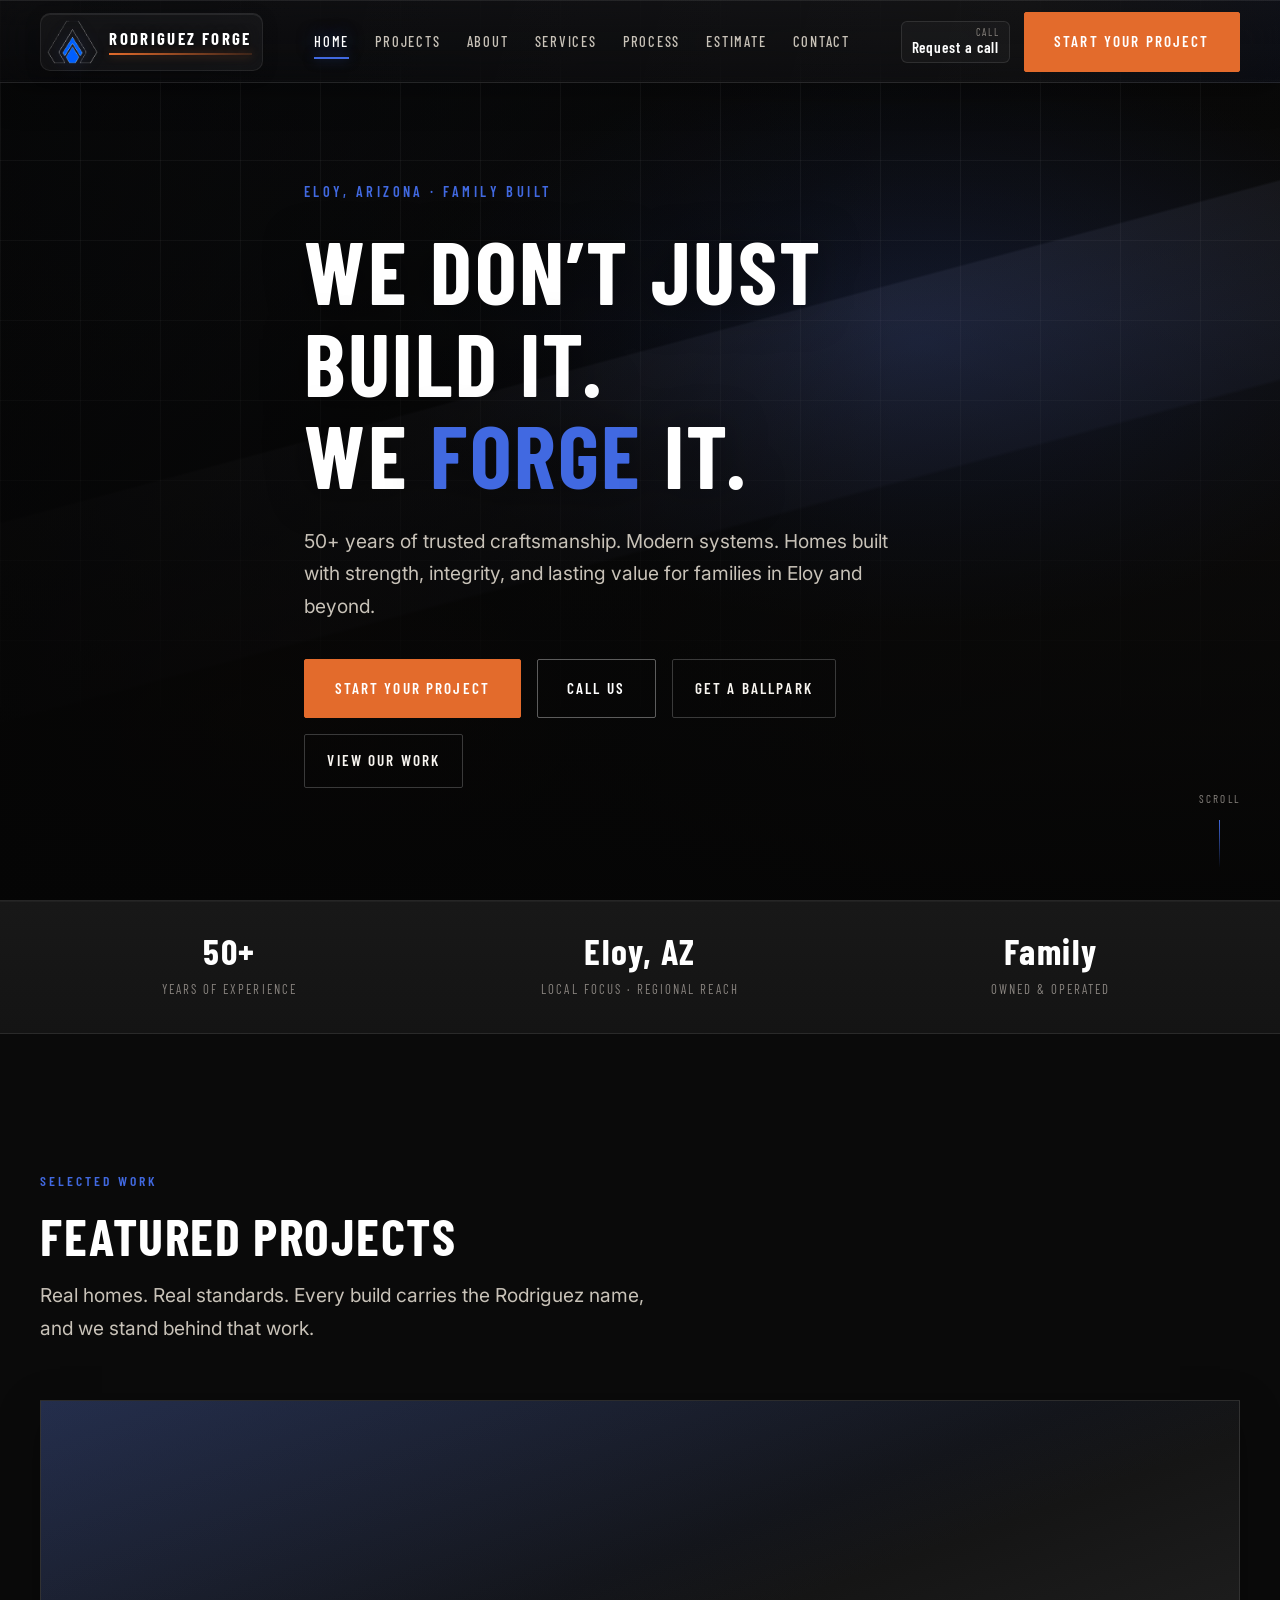
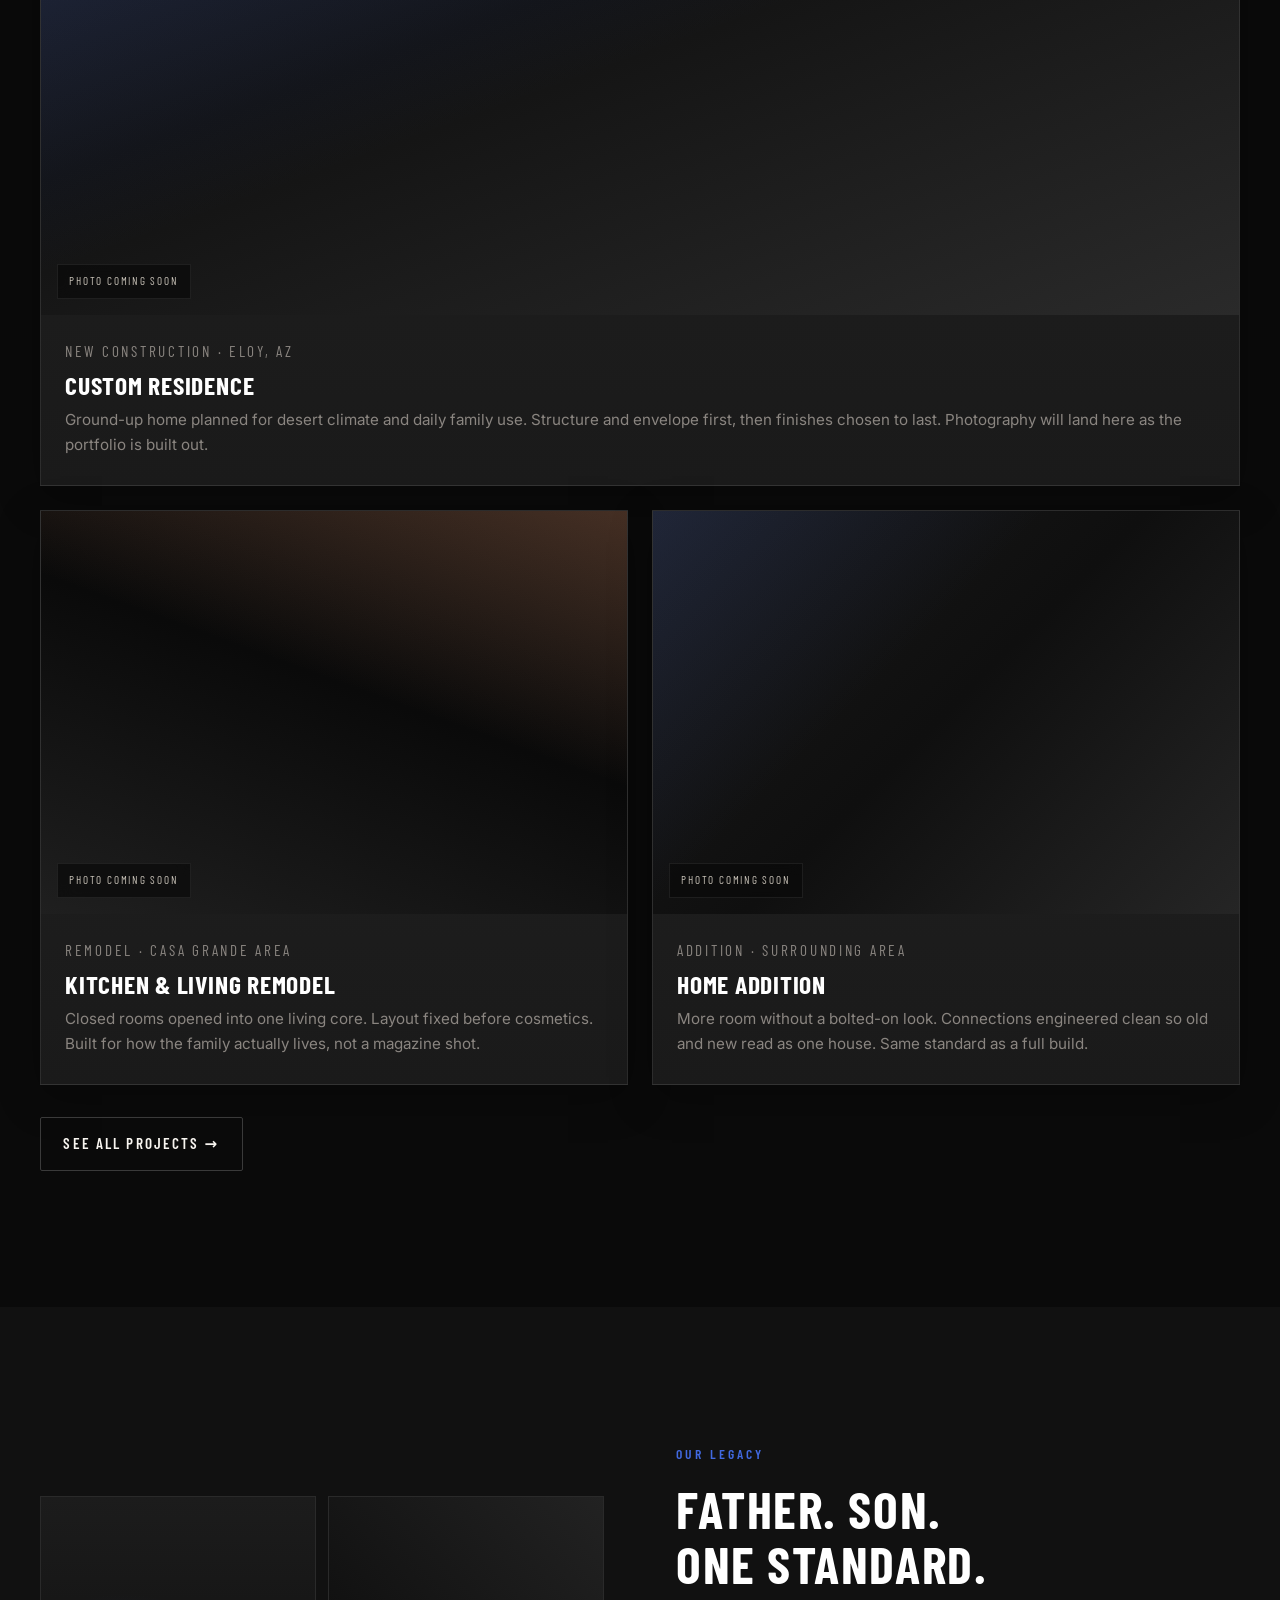
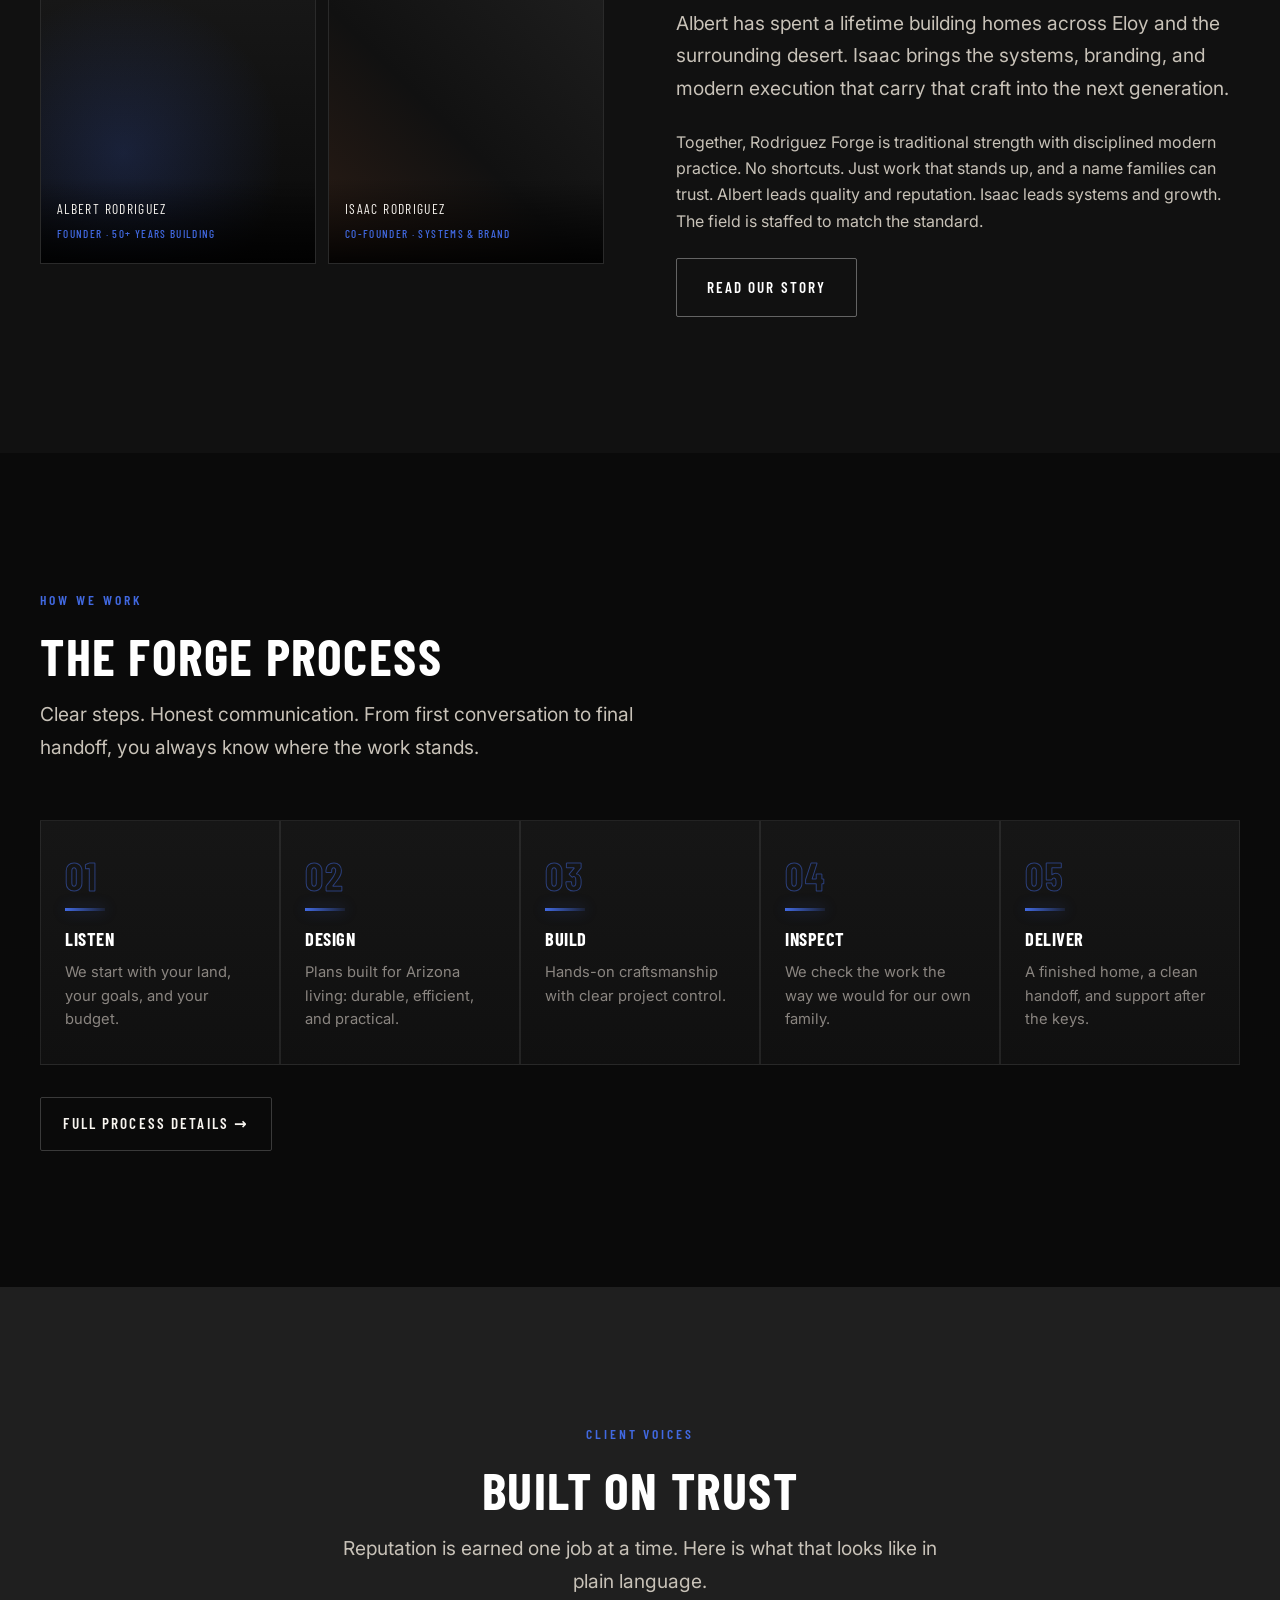
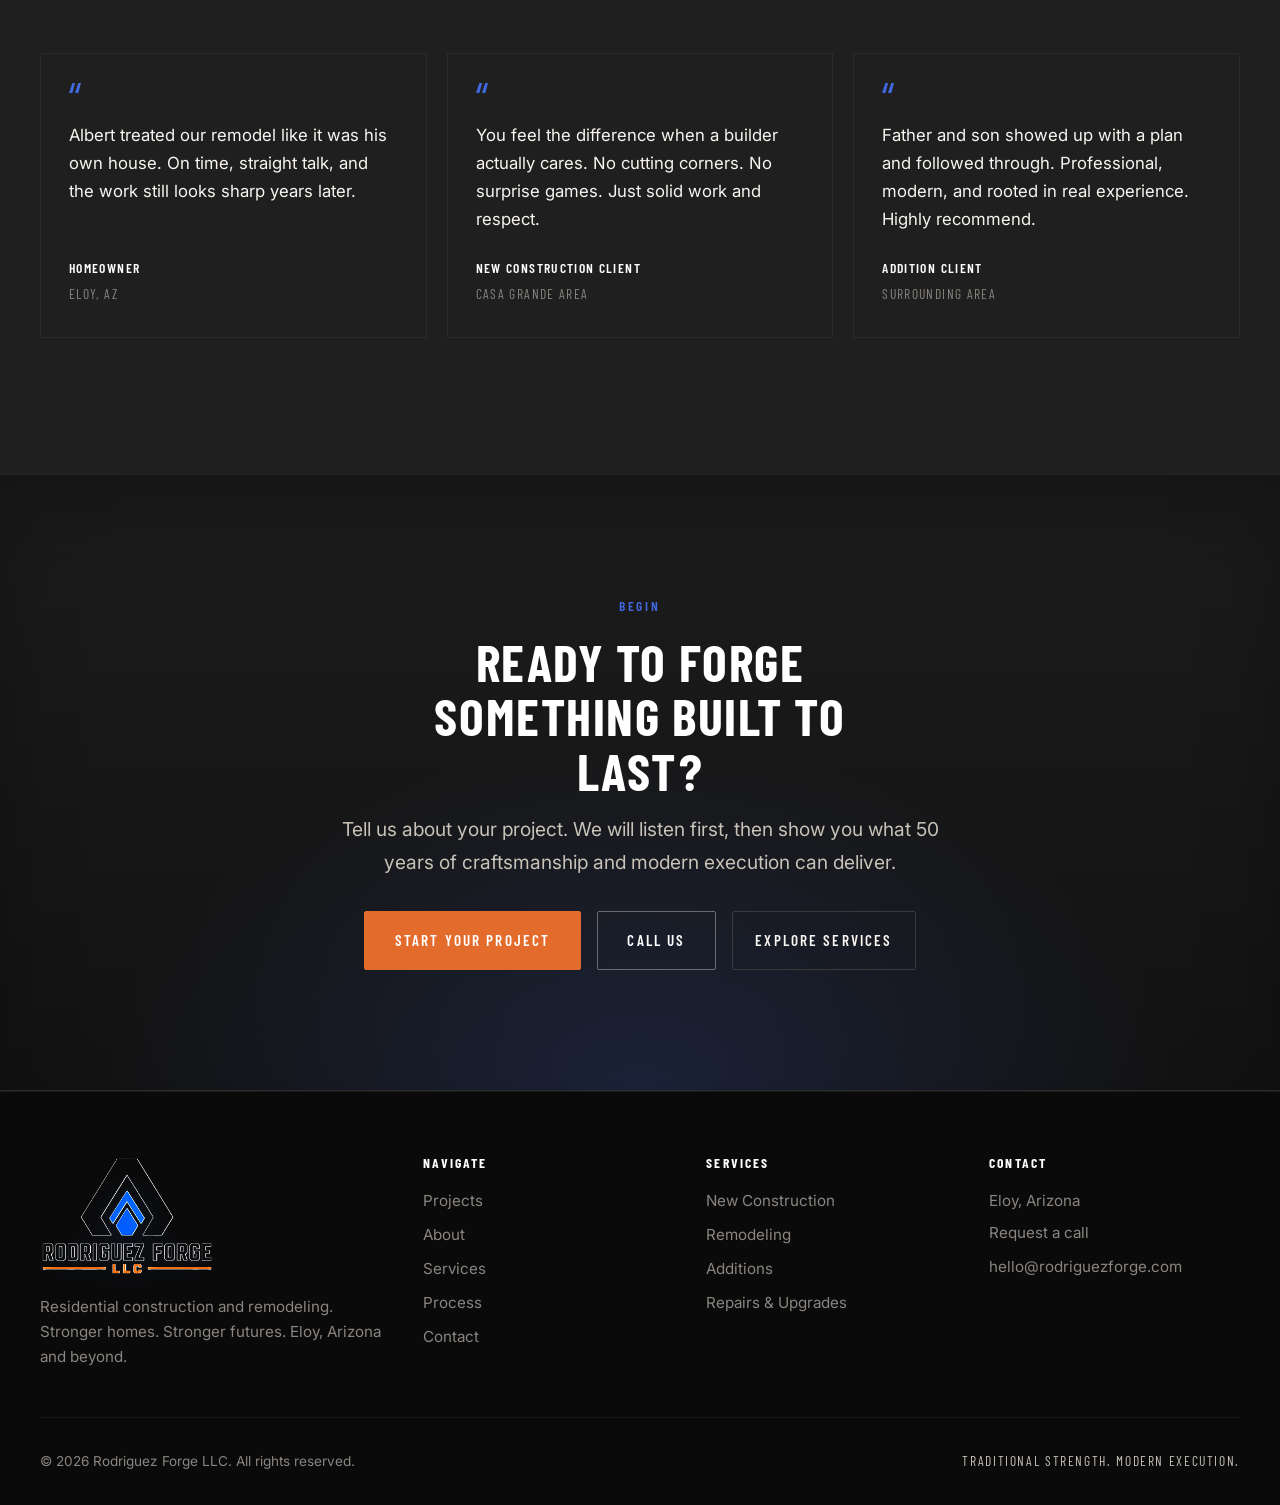
<file: index.html>
<!DOCTYPE html>
<html lang="en">
  <head>
    <meta charset="UTF-8" />
    <meta name="viewport" content="width=device-width, initial-scale=1.0" />
    <title>Rodriguez Forge LLC | Residential Construction & Remodeling · Eloy, AZ</title>
    <meta
      name="description"
      content="Rodriguez Forge builds stronger homes and stronger futures in Eloy, Arizona. 50+ years of trusted craftsmanship with modern execution."
    />
    <meta name="theme-color" content="#0A0A0A" />
    <link rel="icon" href="assets/logo/favicon.png" type="image/png" />
    <link rel="preconnect" href="https://fonts.googleapis.com" />
    <link rel="preconnect" href="https://fonts.gstatic.com" crossorigin />
    <link
      href="https://fonts.googleapis.com/css2?family=Barlow+Condensed:wght@500;600;700&family=Inter:wght@400;500;600&display=swap"
      rel="stylesheet"
    />
    <link rel="stylesheet" href="css/styles.css" />
    <meta property="og:title" content="Rodriguez Forge LLC" />
    <meta
      property="og:description"
      content="We don’t just build it. We forge it. Residential construction and remodeling in Eloy, Arizona."
    />
    <meta property="og:type" content="website" />
    <meta property="og:url" content="https://rodriguezforge.com" />
  </head>
  <body>
    <div class="site-intro" role="dialog" aria-label="Loading Rodriguez Forge">
      <div class="site-intro__inner">
        <img class="site-intro__mark" src="assets/logo/emblem.png" alt="" width="120" height="100" />
        <div class="site-intro__type" aria-live="polite"></div>
        <div class="site-intro__line" aria-hidden="true"></div>
      </div>
    </div>

    <header class="site-header">
      <div class="container nav">
        <a class="nav__logo" href="index.html" aria-label="Rodriguez Forge home">
          <img src="assets/logo/emblem.png" alt="" width="48" height="48" />
          <span class="nav__logo-text">Rodriguez Forge</span>
        </a>
                <nav class="nav__links" aria-label="Primary">
          <a href="index.html" data-nav>Home</a>
          <a href="projects.html" data-nav>Projects</a>
          <a href="about.html" data-nav>About</a>
          <a href="services.html" data-nav>Services</a>
          <a href="process.html" data-nav>Process</a>
          <a href="estimate.html" data-nav>Estimate</a>
          <a href="contact.html" data-nav>Contact</a>
        </nav>
        <div class="nav__actions">
          <a class="nav__phone" data-rf="phone-link" href="contact.html" aria-label="Call us">
            <span class="nav__phone-label">Call</span>
            <span data-rf="phone">Contact</span>
          </a>
          <a class="btn btn--primary nav__cta" href="contact.html">Start Your Project</a>
        </div>
        <button class="nav__toggle" type="button" aria-label="Open menu" aria-expanded="false">
          <span></span><span></span><span></span>
        </button>
      </div>
            <nav class="nav__mobile" aria-label="Mobile">
        <a href="index.html" data-nav>Home</a>
        <a href="projects.html" data-nav>Projects</a>
        <a href="about.html" data-nav>About</a>
        <a href="services.html" data-nav>Services</a>
        <a href="process.html" data-nav>Process</a>
        <a href="estimate.html" data-nav>Estimate</a>
        <a href="contact.html" data-nav>Contact</a>
        <a class="btn btn--secondary" data-rf="phone-link" href="contact.html">Call Us</a>
        <a class="btn btn--primary" href="contact.html">Start Your Project</a>
      </nav>
    </header>

    <main class="page-enter">
      <section class="hero" aria-label="Introduction">
        <div class="hero__bg" aria-hidden="true">
          <div class="hero__bg-image"></div>
          <div class="hero__grid"></div>
          <div class="hero__fx"></div>
        </div>
        <div class="container hero__content">
          <p class="hero__tagline">Eloy, Arizona · Family Built</p>
          <h1>
            We don’t just build it.<br />
            We <em>forge</em> it.
          </h1>
          <p class="lead">
            50+ years of trusted craftsmanship. Modern systems. Homes built with strength,
            integrity, and lasting value for families in Eloy and beyond.
          </p>
          <div class="btn-row">
            <a class="btn btn--primary" href="contact.html">Start Your Project</a>
            <a class="btn btn--secondary" data-rf="phone-link" href="contact.html">Call Us</a>
            <a class="btn btn--ghost" href="estimate.html">Get a Ballpark</a>
            <a class="btn btn--ghost" href="projects.html">View Our Work</a>
          </div>
        </div>
        <div class="hero__scroll" aria-hidden="true">
          <span>Scroll</span>
          <div class="hero__scroll-line"></div>
        </div>
      </section>

      <section class="trust-bar" aria-label="Company highlights">
        <div class="container trust-bar__grid">
          <div class="trust-item">
            <strong>50+</strong>
            <span>Years of Experience</span>
          </div>
          <div class="trust-item">
            <strong>Eloy, AZ</strong>
            <span>Local Focus · Regional Reach</span>
          </div>
          <div class="trust-item">
            <strong>Family</strong>
            <span>Owned & Operated</span>
          </div>
        </div>
      </section>

      <section class="section" aria-labelledby="projects-heading">
        <div class="container">
          <div class="section-head reveal">
            <span class="eyebrow">Selected Work</span>
            <h2 id="projects-heading">Featured Projects</h2>
            <p class="lead">
              Real homes. Real standards. Every build carries the Rodriguez name, and we stand
              behind that work.
            </p>
          </div>
          <div class="projects-grid projects-grid--featured">
            <article class="project-card reveal">
              <div class="project-card__media">
                <div class="ph ph--1"></div>
                <span class="media-frame__badge">Photo coming soon</span>
              </div>
              <div class="project-card__body">
                <p class="project-card__meta">New Construction · Eloy, AZ</p>
                <h3>Custom Residence</h3>
                <p>
                  Ground-up home planned for desert climate and daily family use. Structure and
                  envelope first, then finishes chosen to last. Photography will land here as the
                  portfolio is built out.
                </p>
              </div>
              <a class="project-card__link" href="project.html?id=custom-residence" aria-label="View Custom Residence"></a>
            </article>
            <article class="project-card reveal reveal-delay-1">
              <div class="project-card__media">
                <div class="ph ph--2"></div>
                <span class="media-frame__badge">Photo coming soon</span>
              </div>
              <div class="project-card__body">
                <p class="project-card__meta">Remodel · Casa Grande Area</p>
                <h3>Kitchen & Living Remodel</h3>
                <p>
                  Closed rooms opened into one living core. Layout fixed before cosmetics. Built for
                  how the family actually lives, not a magazine shot.
                </p>
              </div>
              <a class="project-card__link" href="project.html?id=kitchen-living" aria-label="View Kitchen and Living Remodel"></a>
            </article>
            <article class="project-card reveal reveal-delay-2">
              <div class="project-card__media">
                <div class="ph ph--3"></div>
                <span class="media-frame__badge">Photo coming soon</span>
              </div>
              <div class="project-card__body">
                <p class="project-card__meta">Addition · Surrounding Area</p>
                <h3>Home Addition</h3>
                <p>
                  More room without a bolted-on look. Connections engineered clean so old and new
                  read as one house. Same standard as a full build.
                </p>
              </div>
              <a class="project-card__link" href="project.html?id=home-addition" aria-label="View Home Addition"></a>
            </article>
          </div>
          <div class="mt-4 reveal">
            <a class="btn btn--ghost" href="projects.html">See All Projects →</a>
          </div>
        </div>
      </section>

      <section class="section bg-black-2" aria-labelledby="story-heading">
        <div class="container split">
          <div class="split__media split__media--duo reveal">
            <div class="portrait">
              <div class="ph ph--4" style="height: 100%"></div>
              <div class="portrait__label">
                Albert Rodriguez
                <small>Founder · 50+ Years Building</small>
              </div>
            </div>
            <div class="portrait">
              <div class="ph ph--5" style="height: 100%"></div>
              <div class="portrait__label">
                Isaac Rodriguez
                <small>Co-Founder · Systems & Brand</small>
              </div>
            </div>
          </div>
          <div class="split__content reveal reveal-delay-1">
            <span class="eyebrow">Our Legacy</span>
            <h2 id="story-heading">Father. Son.<br />One standard.</h2>
            <p class="lead">
              Albert has spent a lifetime building homes across Eloy and the surrounding desert.
              Isaac brings the systems, branding, and modern execution that carry that craft into
              the next generation.
            </p>
            <p>
              Together, Rodriguez Forge is traditional strength with disciplined modern practice.
              No shortcuts. Just work that stands up, and a name families can trust. Albert leads
              quality and reputation. Isaac leads systems and growth. The field is staffed to match
              the standard.
            </p>
            <div class="mt-3">
              <a class="btn btn--secondary" href="about.html">Read Our Story</a>
            </div>
          </div>
        </div>
      </section>

      <section class="section" aria-labelledby="process-heading">
        <div class="container">
          <div class="section-head reveal">
            <span class="eyebrow">How We Work</span>
            <h2 id="process-heading">The Forge Process</h2>
            <p class="lead">
              Clear steps. Honest communication. From first conversation to final handoff, you always
              know where the work stands.
            </p>
          </div>
          <div class="process-steps">
            <article class="process-step reveal">
              <div class="process-step__icon" aria-hidden="true"></div>
              <h3>Listen</h3>
              <p>We start with your land, your goals, and your budget.</p>
            </article>
            <article class="process-step reveal reveal-delay-1">
              <div class="process-step__icon" aria-hidden="true"></div>
              <h3>Design</h3>
              <p>Plans built for Arizona living: durable, efficient, and practical.</p>
            </article>
            <article class="process-step reveal reveal-delay-2">
              <div class="process-step__icon" aria-hidden="true"></div>
              <h3>Build</h3>
              <p>Hands-on craftsmanship with clear project control.</p>
            </article>
            <article class="process-step reveal reveal-delay-3">
              <div class="process-step__icon" aria-hidden="true"></div>
              <h3>Inspect</h3>
              <p>We check the work the way we would for our own family.</p>
            </article>
            <article class="process-step reveal reveal-delay-4">
              <div class="process-step__icon" aria-hidden="true"></div>
              <h3>Deliver</h3>
              <p>A finished home, a clean handoff, and support after the keys.</p>
            </article>
          </div>
          <div class="mt-4 reveal">
            <a class="btn btn--ghost" href="process.html">Full Process Details →</a>
          </div>
        </div>
      </section>

      <section class="section bg-steel" aria-labelledby="testimonials-heading">
        <div class="container">
          <div class="section-head section-head--center reveal">
            <span class="eyebrow">Client Voices</span>
            <h2 id="testimonials-heading">Built on Trust</h2>
            <p class="lead" style="margin-inline: auto">
              Reputation is earned one job at a time. Here is what that looks like in plain language.
            </p>
          </div>
          <div class="testimonials">
            <article class="testimonial reveal">
              <blockquote>
                Albert treated our remodel like it was his own house. On time, straight talk, and the
                work still looks sharp years later.
              </blockquote>
              <footer>
                <strong>Homeowner</strong>
                Eloy, AZ
              </footer>
            </article>
            <article class="testimonial reveal reveal-delay-1">
              <blockquote>
                You feel the difference when a builder actually cares. No cutting corners. No surprise
                games. Just solid work and respect.
              </blockquote>
              <footer>
                <strong>New Construction Client</strong>
                Casa Grande Area
              </footer>
            </article>
            <article class="testimonial reveal reveal-delay-2">
              <blockquote>
                Father and son showed up with a plan and followed through. Professional, modern, and
                rooted in real experience. Highly recommend.
              </blockquote>
              <footer>
                <strong>Addition Client</strong>
                Surrounding Area
              </footer>
            </article>
          </div>
        </div>
      </section>

      <section class="cta-band" aria-labelledby="cta-heading">
        <div class="container">
          <span class="eyebrow">Begin</span>
          <h2 id="cta-heading">Ready to forge something built to last?</h2>
          <p class="lead">
            Tell us about your project. We will listen first, then show you what 50 years of
            craftsmanship and modern execution can deliver.
          </p>
          <div class="btn-row">
            <a class="btn btn--primary" href="contact.html">Start Your Project</a>
            <a class="btn btn--secondary" data-rf="phone-link" href="contact.html">Call Us</a>
            <a class="btn btn--ghost" href="services.html">Explore Services</a>
          </div>
        </div>
      </section>
    </main>

    <footer class="site-footer">
      <div class="container">
        <div class="footer-grid">
          <div class="footer-brand">
            <img src="assets/logo/logo-full.png" alt="Rodriguez Forge LLC" width="200" height="140" />
            <p>
              Residential construction and remodeling. Stronger homes. Stronger futures. Eloy,
              Arizona and beyond.
            </p>
          </div>
          <div class="footer-col">
            <h4>Navigate</h4>
            <a href="projects.html">Projects</a>
            <a href="about.html">About</a>
            <a href="services.html">Services</a>
            <a href="process.html">Process</a>
            <a href="contact.html">Contact</a>
          </div>
          <div class="footer-col">
            <h4>Services</h4>
            <a href="services.html">New Construction</a>
            <a href="services.html">Remodeling</a>
            <a href="services.html">Additions</a>
            <a href="services.html">Repairs & Upgrades</a>
          </div>
          <div class="footer-col">
            <h4>Contact</h4>
            <p>Eloy, Arizona</p>
            <p><a data-rf="phone-link" href="contact.html"><span data-rf="phone">Request a call</span></a></p>
            <p><a data-rf="email-link" href="mailto:hello@rodriguezforge.com"><span data-rf="email">hello@rodriguezforge.com</span></a></p>
          </div>
        </div>
        <div class="footer-bottom">
          <p>© <span data-year></span> Rodriguez Forge LLC. All rights reserved.</p>
          <p class="footer-tagline">Traditional strength. Modern execution.</p>
        </div>
      </div>
    </footer>

    <script src="js/site-config.js"></script>
    <script src="js/main.js"></script>
  </body>
</html>
</file>
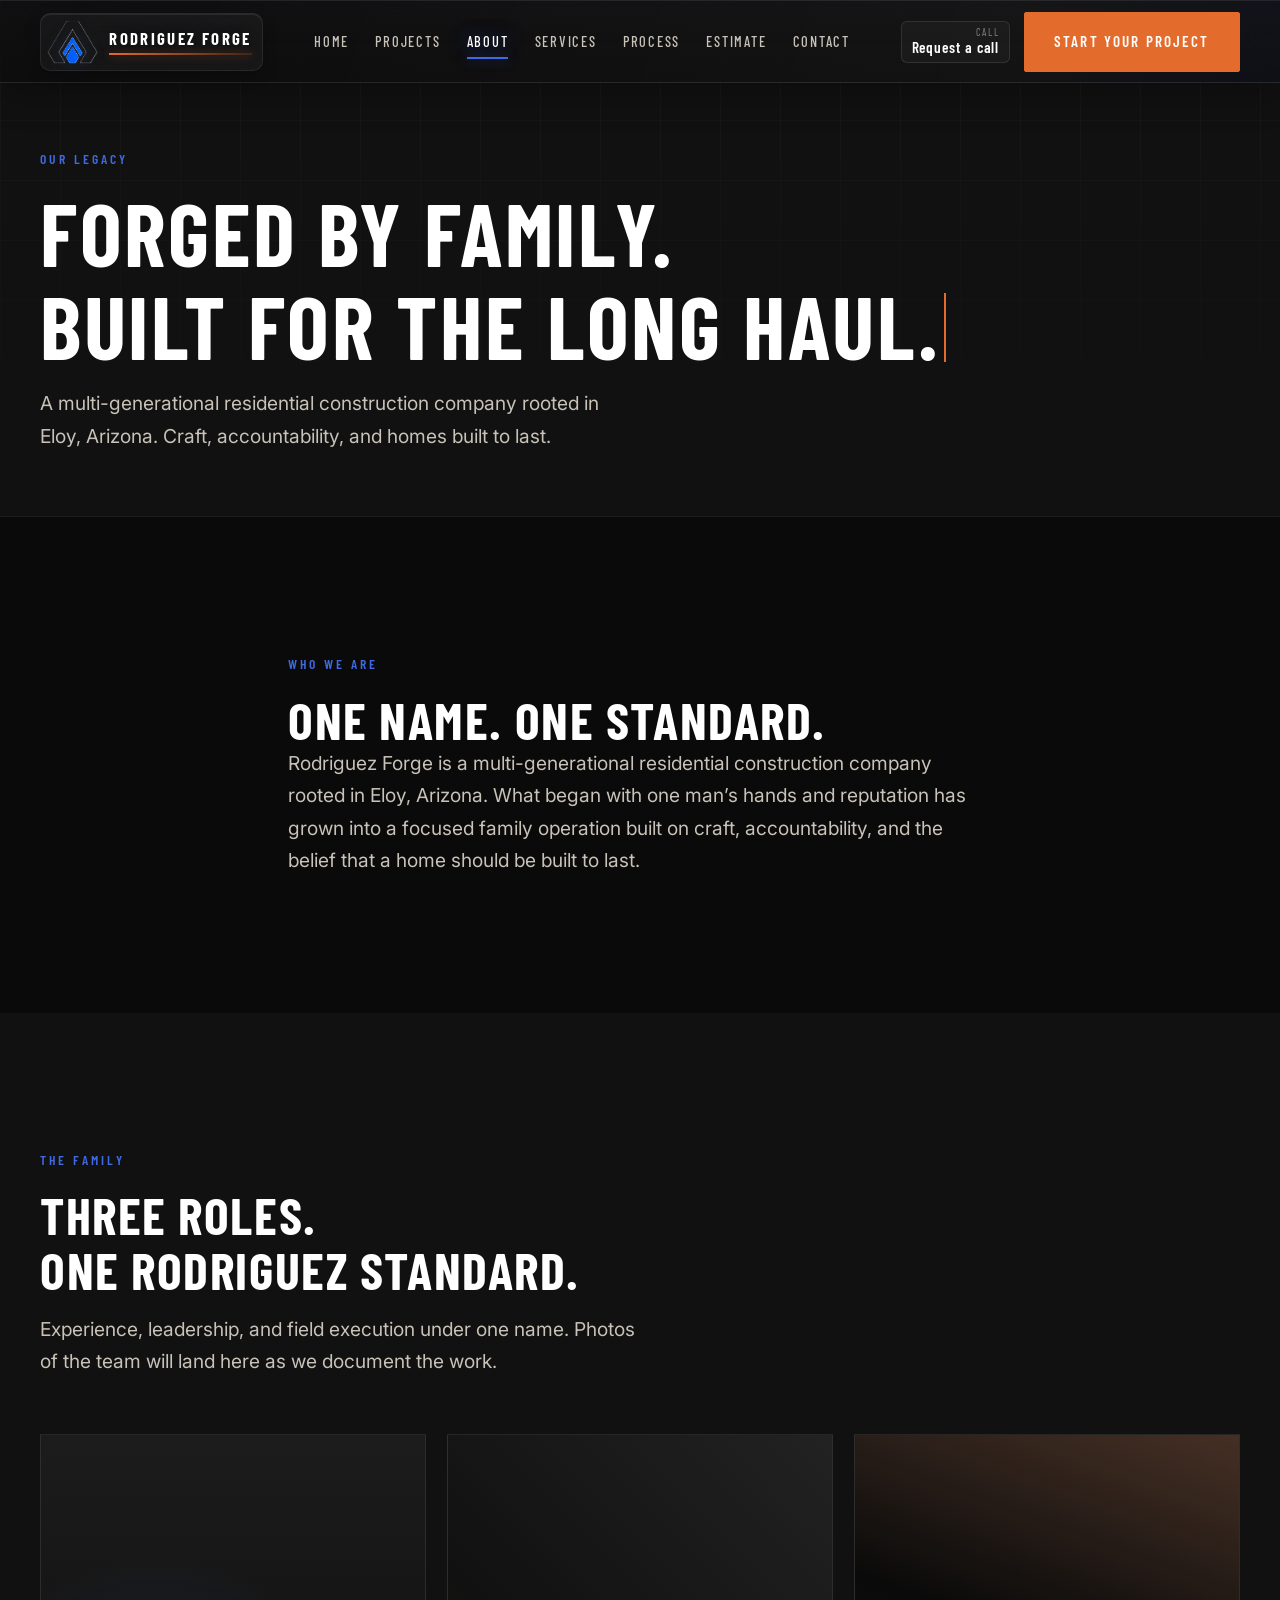
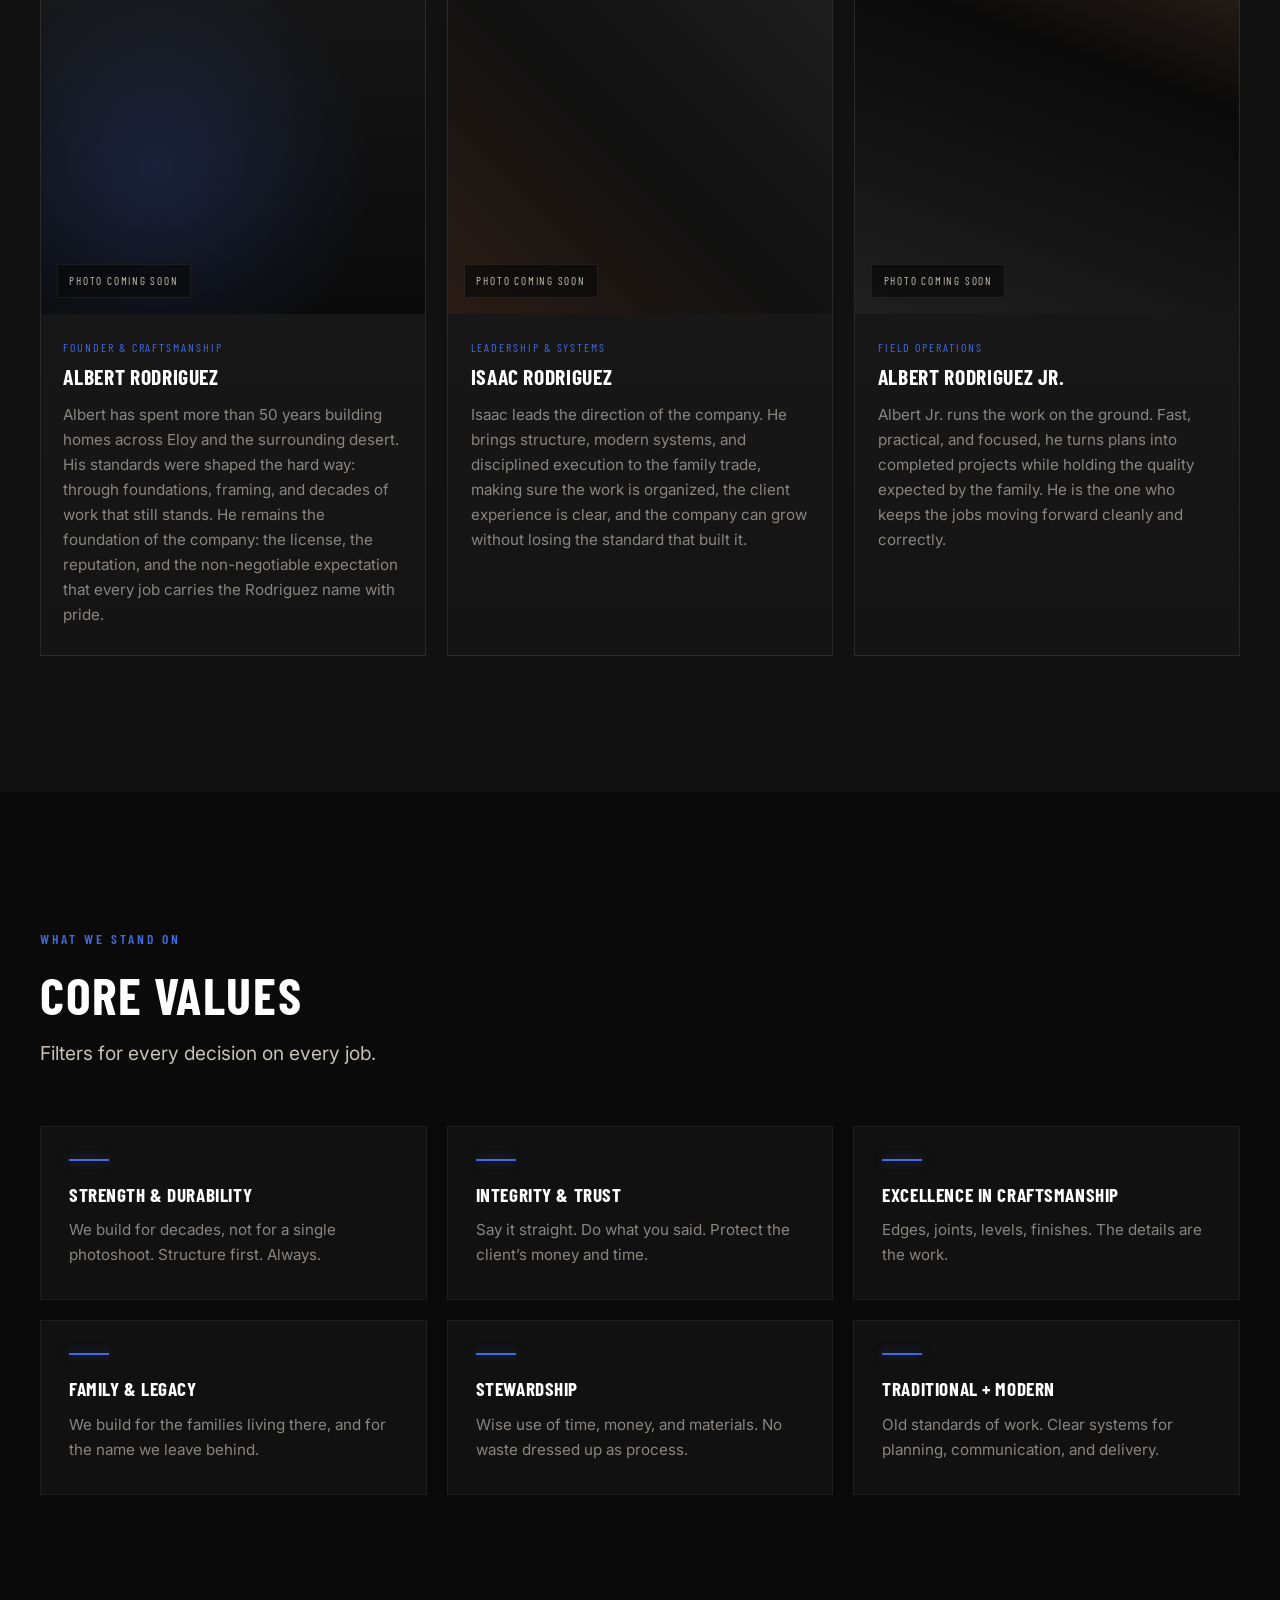
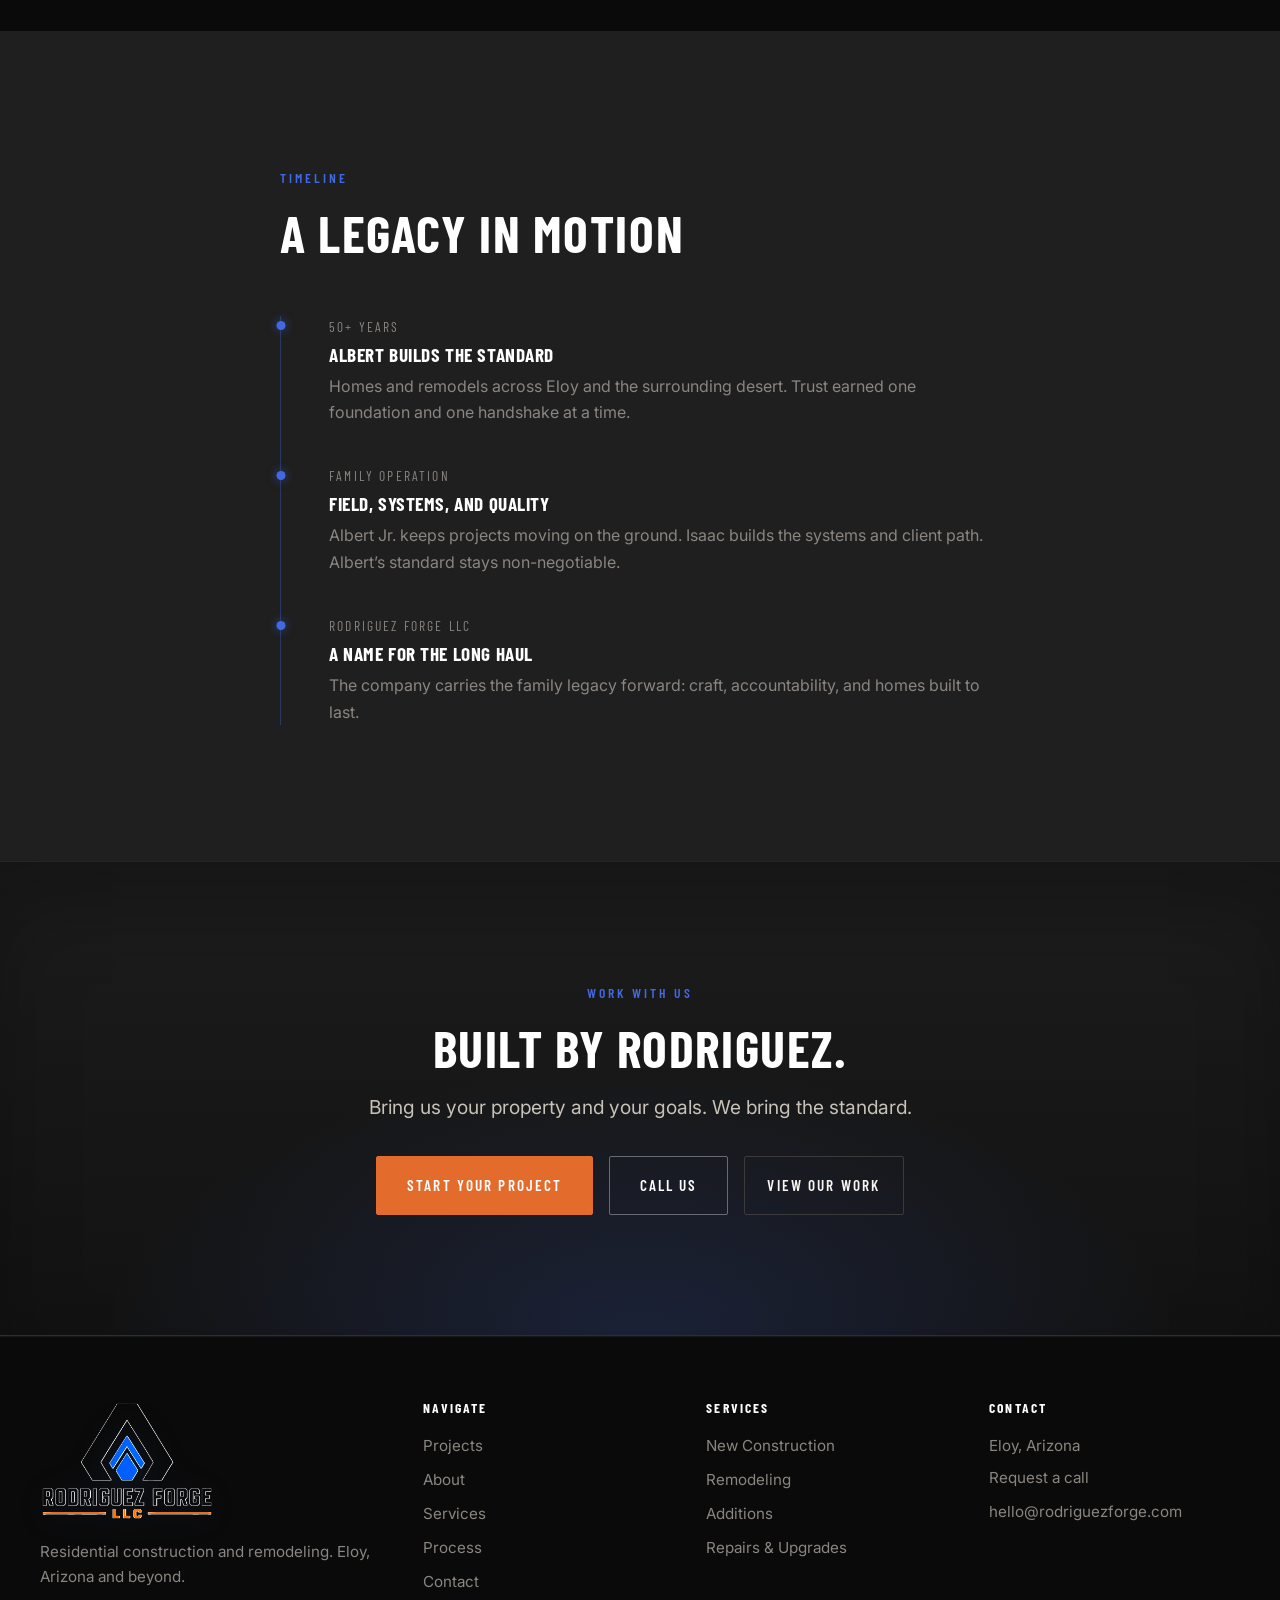
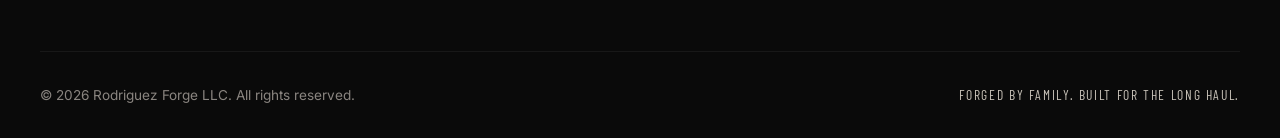
<file: about.html>
<!DOCTYPE html>
<html lang="en">
  <head>
    <meta charset="UTF-8" />
    <meta name="viewport" content="width=device-width, initial-scale=1.0" />
    <title>About | Rodriguez Forge LLC</title>
    <meta
      name="description"
      content="Forged by family. Built for the long haul. Meet Albert, Isaac, and Albert Jr. Rodriguez. Multi-generational residential construction in Eloy, Arizona."
    />
    <meta name="theme-color" content="#0A0A0A" />
    <link rel="icon" href="assets/logo/favicon.png" type="image/png" />
    <link rel="preconnect" href="https://fonts.googleapis.com" />
    <link rel="preconnect" href="https://fonts.gstatic.com" crossorigin />
    <link
      href="https://fonts.googleapis.com/css2?family=Barlow+Condensed:wght@500;600;700&family=Inter:wght@400;500;600&display=swap"
      rel="stylesheet"
    />
    <link rel="stylesheet" href="css/styles.css" />
  </head>
  <body>
    <header class="site-header">
      <div class="container nav">
        <a class="nav__logo" href="index.html" aria-label="Rodriguez Forge home">
          <img src="assets/logo/emblem.png" alt="" width="48" height="48" />
          <span class="nav__logo-text">Rodriguez Forge</span>
        </a>
        <nav class="nav__links" aria-label="Primary">
          <a href="index.html" data-nav>Home</a>
          <a href="projects.html" data-nav>Projects</a>
          <a href="about.html" data-nav>About</a>
          <a href="services.html" data-nav>Services</a>
          <a href="process.html" data-nav>Process</a>
          <a href="estimate.html" data-nav>Estimate</a>
          <a href="contact.html" data-nav>Contact</a>
        </nav>
        <div class="nav__actions">
          <a class="nav__phone" data-rf="phone-link" href="contact.html" aria-label="Call us">
            <span class="nav__phone-label">Call</span>
            <span data-rf="phone">Contact</span>
          </a>
          <a class="btn btn--primary nav__cta" href="contact.html">Start Your Project</a>
        </div>
        <button class="nav__toggle" type="button" aria-label="Open menu" aria-expanded="false">
          <span></span><span></span><span></span>
        </button>
      </div>
      <nav class="nav__mobile" aria-label="Mobile">
        <a href="index.html" data-nav>Home</a>
        <a href="projects.html" data-nav>Projects</a>
        <a href="about.html" data-nav>About</a>
        <a href="services.html" data-nav>Services</a>
        <a href="process.html" data-nav>Process</a>
        <a href="estimate.html" data-nav>Estimate</a>
        <a href="contact.html" data-nav>Contact</a>
        <a class="btn btn--secondary" data-rf="phone-link" href="contact.html">Call Us</a>
        <a class="btn btn--primary" href="contact.html">Start Your Project</a>
      </nav>
    </header>

    <main class="page-enter">
      <section class="page-hero">
        <div class="page-hero__grid" aria-hidden="true"></div>
        <div class="container">
          <span class="eyebrow">Our Legacy</span>
          <h1 class="js-type-title" data-type="Forged by Family.|Built for the Long Haul.">
            Forged by Family.<br />Built for the Long Haul.
          </h1>
          <p class="lead">
            A multi-generational residential construction company rooted in Eloy, Arizona. Craft,
            accountability, and homes built to last.
          </p>
        </div>
      </section>

      <section class="section">
        <div class="container" style="max-width: 44rem">
          <div class="reveal">
            <span class="eyebrow">Who We Are</span>
            <h2 class="mb-3">One name. One standard.</h2>
            <p class="lead" style="max-width: none">
              Rodriguez Forge is a multi-generational residential construction company rooted in
              Eloy, Arizona. What began with one man’s hands and reputation has grown into a focused
              family operation built on craft, accountability, and the belief that a home should be
              built to last.
            </p>
          </div>
        </div>
      </section>

      <section class="section bg-black-2">
        <div class="container">
          <div class="section-head reveal">
            <span class="eyebrow">The Family</span>
            <h2>Three roles.<br />One Rodriguez standard.</h2>
            <p class="lead">
              Experience, leadership, and field execution under one name. Photos of the team will
              land here as we document the work.
            </p>
          </div>

          <div class="team-grid">
            <article class="team-card reveal">
              <div class="team-card__media">
                <div class="ph ph--4" style="height: 100%"></div>
                <span class="media-frame__badge">Photo coming soon</span>
              </div>
              <div class="team-card__body">
                <span class="team-card__role">Founder & Craftsmanship</span>
                <h3>Albert Rodriguez</h3>
                <p>
                  Albert has spent more than 50 years building homes across Eloy and the surrounding
                  desert. His standards were shaped the hard way: through foundations, framing, and
                  decades of work that still stands. He remains the foundation of the company: the
                  license, the reputation, and the non-negotiable expectation that every job carries
                  the Rodriguez name with pride.
                </p>
              </div>
            </article>

            <article class="team-card reveal reveal-delay-1">
              <div class="team-card__media">
                <div class="ph ph--5" style="height: 100%"></div>
                <span class="media-frame__badge">Photo coming soon</span>
              </div>
              <div class="team-card__body">
                <span class="team-card__role">Leadership & Systems</span>
                <h3>Isaac Rodriguez</h3>
                <p>
                  Isaac leads the direction of the company. He brings structure, modern systems, and
                  disciplined execution to the family trade, making sure the work is organized, the
                  client experience is clear, and the company can grow without losing the standard
                  that built it.
                </p>
              </div>
            </article>

            <article class="team-card reveal reveal-delay-2">
              <div class="team-card__media">
                <div class="ph ph--2" style="height: 100%"></div>
                <span class="media-frame__badge">Photo coming soon</span>
              </div>
              <div class="team-card__body">
                <span class="team-card__role">Field Operations</span>
                <h3>Albert Rodriguez Jr.</h3>
                <p>
                  Albert Jr. runs the work on the ground. Fast, practical, and focused, he turns
                  plans into completed projects while holding the quality expected by the family. He
                  is the one who keeps the jobs moving forward cleanly and correctly.
                </p>
              </div>
            </article>
          </div>
        </div>
      </section>

      <section class="section">
        <div class="container">
          <div class="section-head reveal">
            <span class="eyebrow">What We Stand On</span>
            <h2>Core values</h2>
            <p class="lead">Filters for every decision on every job.</p>
          </div>
          <div class="values-grid">
            <article class="value-card reveal">
              <div class="value-card__icon"></div>
              <h3>Strength & Durability</h3>
              <p>We build for decades, not for a single photoshoot. Structure first. Always.</p>
            </article>
            <article class="value-card reveal reveal-delay-1">
              <div class="value-card__icon"></div>
              <h3>Integrity & Trust</h3>
              <p>Say it straight. Do what you said. Protect the client’s money and time.</p>
            </article>
            <article class="value-card reveal reveal-delay-2">
              <div class="value-card__icon"></div>
              <h3>Excellence in Craftsmanship</h3>
              <p>Edges, joints, levels, finishes. The details are the work.</p>
            </article>
            <article class="value-card reveal">
              <div class="value-card__icon"></div>
              <h3>Family & Legacy</h3>
              <p>We build for the families living there, and for the name we leave behind.</p>
            </article>
            <article class="value-card reveal reveal-delay-1">
              <div class="value-card__icon"></div>
              <h3>Stewardship</h3>
              <p>Wise use of time, money, and materials. No waste dressed up as process.</p>
            </article>
            <article class="value-card reveal reveal-delay-2">
              <div class="value-card__icon"></div>
              <h3>Traditional + Modern</h3>
              <p>Old standards of work. Clear systems for planning, communication, and delivery.</p>
            </article>
          </div>
        </div>
      </section>

      <section class="section bg-steel">
        <div class="container" style="max-width: 720px">
          <div class="section-head reveal">
            <span class="eyebrow">Timeline</span>
            <h2>A legacy in motion</h2>
          </div>
          <div class="timeline reveal">
            <div class="timeline-item">
              <p class="timeline-item__year">50+ Years</p>
              <h3>Albert builds the standard</h3>
              <p>
                Homes and remodels across Eloy and the surrounding desert. Trust earned one foundation
                and one handshake at a time.
              </p>
            </div>
            <div class="timeline-item">
              <p class="timeline-item__year">Family Operation</p>
              <h3>Field, systems, and quality</h3>
              <p>
                Albert Jr. keeps projects moving on the ground. Isaac builds the systems and client
                path. Albert’s standard stays non-negotiable.
              </p>
            </div>
            <div class="timeline-item">
              <p class="timeline-item__year">Rodriguez Forge LLC</p>
              <h3>A name for the long haul</h3>
              <p>
                The company carries the family legacy forward: craft, accountability, and homes built
                to last.
              </p>
            </div>
          </div>
        </div>
      </section>

      <section class="cta-band">
        <div class="container">
          <span class="eyebrow">Work With Us</span>
          <h2>Built by Rodriguez.</h2>
          <p class="lead">Bring us your property and your goals. We bring the standard.</p>
          <div class="btn-row">
            <a class="btn btn--primary" href="contact.html">Start Your Project</a>
            <a class="btn btn--secondary" data-rf="phone-link" href="contact.html">Call Us</a>
            <a class="btn btn--ghost" href="projects.html">View Our Work</a>
          </div>
        </div>
      </section>
    </main>

    <footer class="site-footer">
      <div class="container">
        <div class="footer-grid">
          <div class="footer-brand">
            <img src="assets/logo/logo-full.png" alt="Rodriguez Forge LLC" width="200" height="140" />
            <p>Residential construction and remodeling. Eloy, Arizona and beyond.</p>
          </div>
          <div class="footer-col">
            <h4>Navigate</h4>
            <a href="projects.html">Projects</a>
            <a href="about.html">About</a>
            <a href="services.html">Services</a>
            <a href="process.html">Process</a>
            <a href="contact.html">Contact</a>
          </div>
          <div class="footer-col">
            <h4>Services</h4>
            <a href="services.html">New Construction</a>
            <a href="services.html">Remodeling</a>
            <a href="services.html">Additions</a>
            <a href="services.html">Repairs & Upgrades</a>
          </div>
          <div class="footer-col">
            <h4>Contact</h4>
            <p>Eloy, Arizona</p>
            <p>
              <a data-rf="phone-link" href="contact.html"
                ><span data-rf="phone">Request a call</span></a
              >
            </p>
            <p>
              <a data-rf="email-link" href="mailto:hello@rodriguezforge.com"
                ><span data-rf="email">hello@rodriguezforge.com</span></a
              >
            </p>
          </div>
        </div>
        <div class="footer-bottom">
          <p>© <span data-year></span> Rodriguez Forge LLC. All rights reserved.</p>
          <p class="footer-tagline">Forged by family. Built for the long haul.</p>
        </div>
      </div>
    </footer>
    <script src="js/site-config.js"></script>
    <script src="js/main.js"></script>
  </body>
</html>
</file>
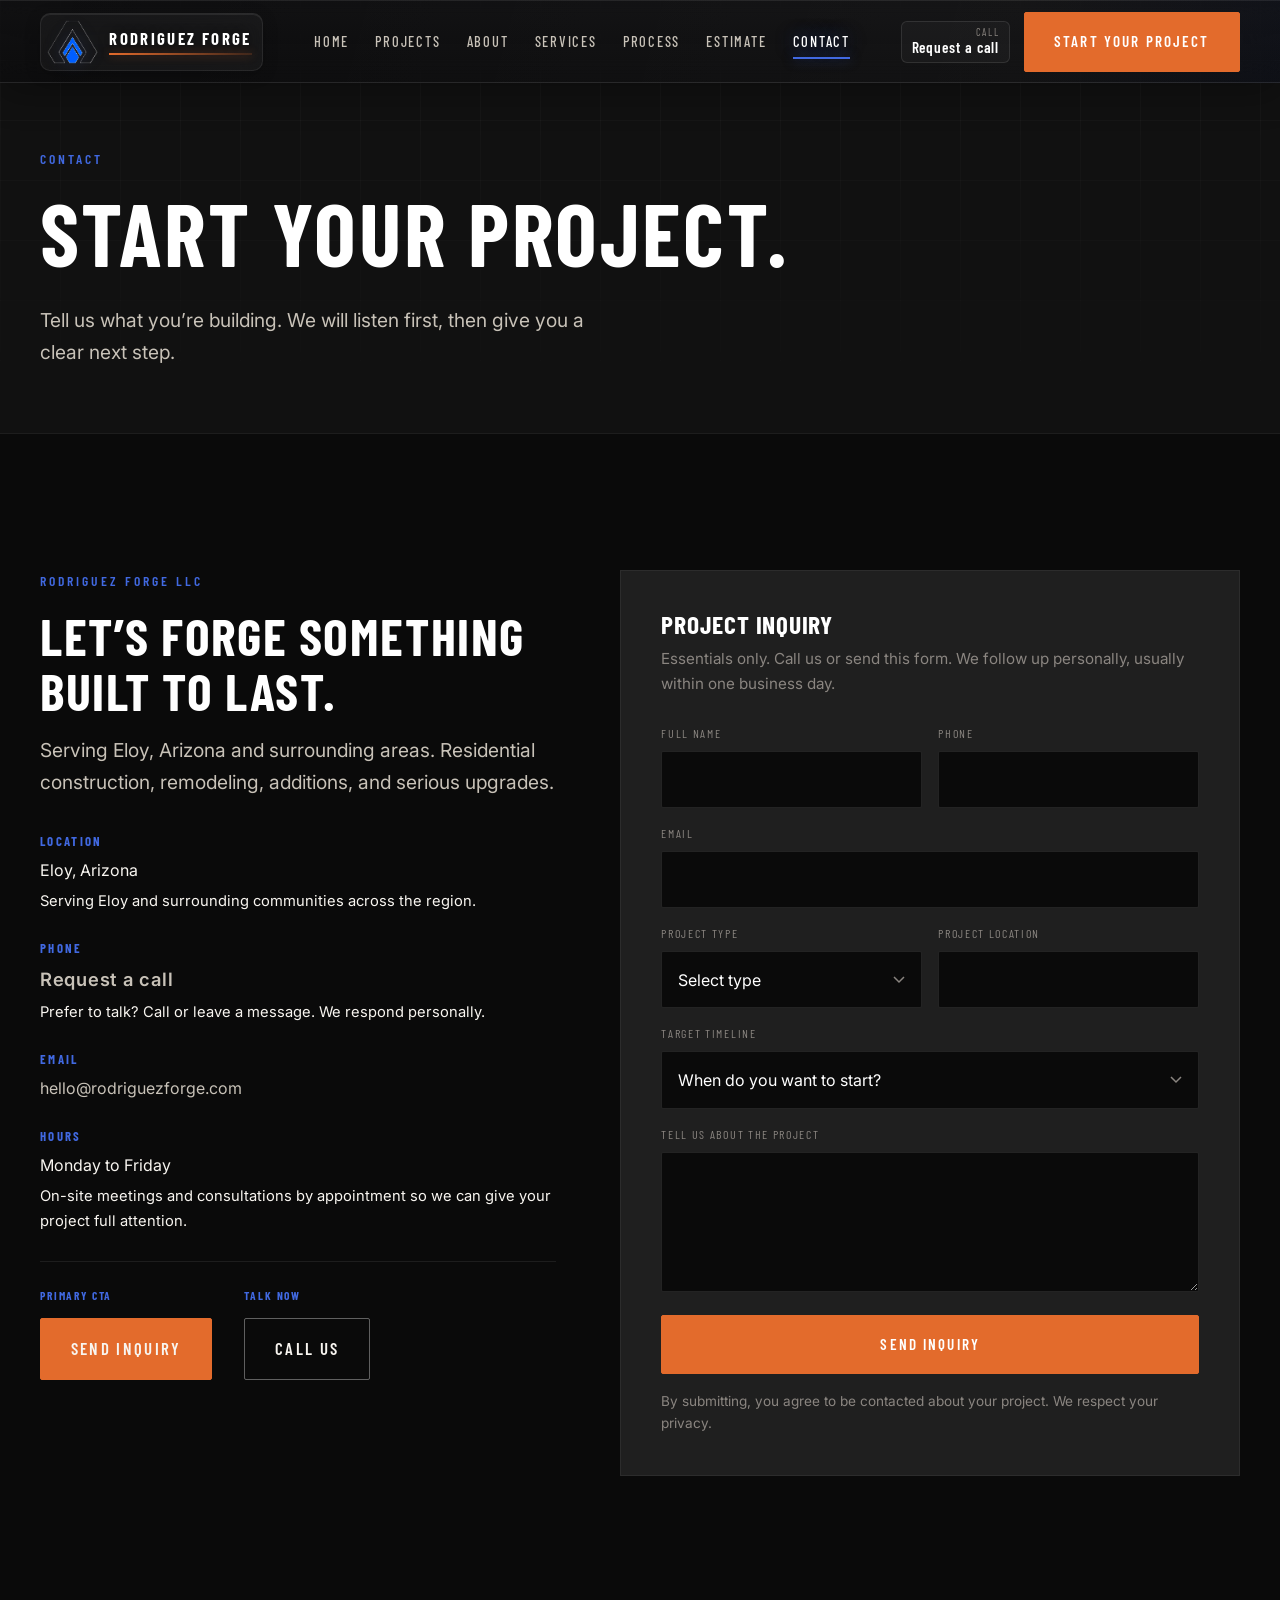
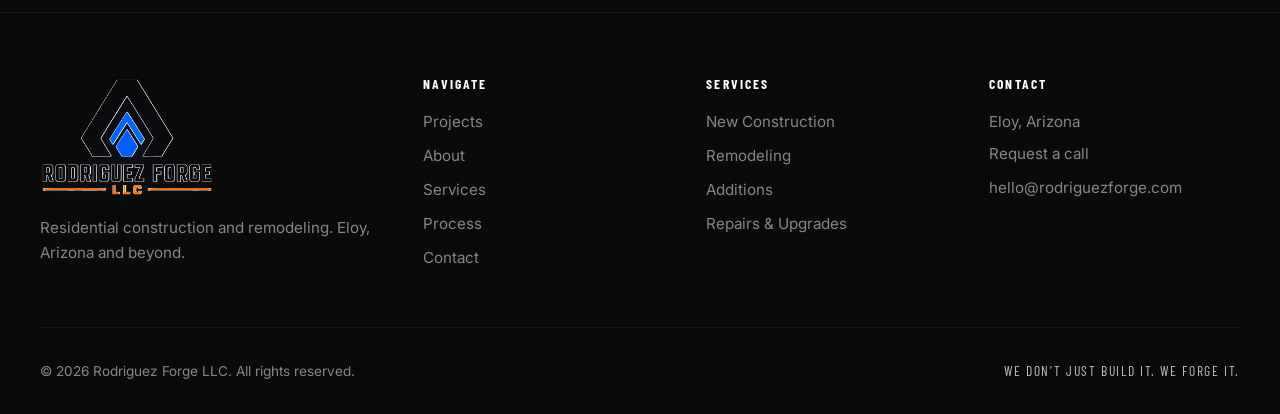
<file: contact.html>
<!DOCTYPE html>
<html lang="en">
  <head>
    <meta charset="UTF-8" />
    <meta name="viewport" content="width=device-width, initial-scale=1.0" />
    <title>Contact | Rodriguez Forge LLC</title>
    <meta
      name="description"
      content="Start your residential construction or remodeling project with Rodriguez Forge LLC in Eloy, Arizona."
    />
    <meta name="theme-color" content="#0A0A0A" />
    <link rel="icon" href="assets/logo/favicon.png" type="image/png" />
    <link rel="preconnect" href="https://fonts.googleapis.com" />
    <link rel="preconnect" href="https://fonts.gstatic.com" crossorigin />
    <link
      href="https://fonts.googleapis.com/css2?family=Barlow+Condensed:wght@500;600;700&family=Inter:wght@400;500;600&display=swap"
      rel="stylesheet"
    />
    <link rel="stylesheet" href="css/styles.css" />
  </head>
  <body>
    <header class="site-header">
      <div class="container nav">
        <a class="nav__logo" href="index.html" aria-label="Rodriguez Forge home">
          <img src="assets/logo/emblem.png" alt="" width="48" height="48" />
          <span class="nav__logo-text">Rodriguez Forge</span>
        </a>
                <nav class="nav__links" aria-label="Primary">
          <a href="index.html" data-nav>Home</a>
          <a href="projects.html" data-nav>Projects</a>
          <a href="about.html" data-nav>About</a>
          <a href="services.html" data-nav>Services</a>
          <a href="process.html" data-nav>Process</a>
          <a href="estimate.html" data-nav>Estimate</a>
          <a href="contact.html" data-nav>Contact</a>
        </nav>
        <div class="nav__actions">
          <a class="nav__phone" data-rf="phone-link" href="contact.html" aria-label="Call us">
            <span class="nav__phone-label">Call</span>
            <span data-rf="phone">Contact</span>
          </a>
          <a class="btn btn--primary nav__cta" href="contact.html">Start Your Project</a>
        </div>
        <button class="nav__toggle" type="button" aria-label="Open menu" aria-expanded="false">
          <span></span><span></span><span></span>
        </button>
      </div>
            <nav class="nav__mobile" aria-label="Mobile">
        <a href="index.html" data-nav>Home</a>
        <a href="projects.html" data-nav>Projects</a>
        <a href="about.html" data-nav>About</a>
        <a href="services.html" data-nav>Services</a>
        <a href="process.html" data-nav>Process</a>
        <a href="estimate.html" data-nav>Estimate</a>
        <a href="contact.html" data-nav>Contact</a>
        <a class="btn btn--secondary" data-rf="phone-link" href="contact.html">Call Us</a>
        <a class="btn btn--primary" href="contact.html">Start Your Project</a>
      </nav>
    </header>

    <main class="page-enter">
      <section class="page-hero">
        <div class="page-hero__grid" aria-hidden="true"></div>
        <div class="container">
          <span class="eyebrow">Contact</span>
          <h1 class="js-type-title" data-type="Start your project.">Start your project.</h1>
          <p class="lead">
            Tell us what you’re building. We will listen first, then give you a clear next step.
          </p>
        </div>
      </section>

      <section class="section">
        <div class="container contact-grid">
          <div class="contact-info reveal">
            <span class="eyebrow">Rodriguez Forge LLC</span>
            <h2>Let’s forge something built to last.</h2>
            <p class="lead">
              Serving Eloy, Arizona and surrounding areas. Residential construction, remodeling,
              additions, and serious upgrades.
            </p>
            <div class="contact-details">
              <div class="contact-detail">
                <strong>Location</strong>
                <p data-rf="location">Eloy, Arizona</p>
                <p class="text-muted" style="margin-top:0.35rem;font-size:0.92rem">
                  Serving Eloy and surrounding communities across the region.
                </p>
              </div>
              <div class="contact-detail">
                <strong>Phone</strong>
                <p>
                  <a data-rf="phone-link" href="contact.html" style="font-size:1.15rem;font-weight:600;letter-spacing:0.04em">
                    <span data-rf="phone">Add your number in site-config.js</span>
                  </a>
                </p>
                <p class="text-muted" style="margin-top:0.35rem;font-size:0.92rem">
                  Prefer to talk? Call or leave a message. We respond personally.
                </p>
              </div>
              <div class="contact-detail">
                <strong>Email</strong>
                <p><a data-rf="email-link" href="mailto:hello@rodriguezforge.com"><span data-rf="email">hello@rodriguezforge.com</span></a></p>
              </div>
              <div class="contact-detail">
                <strong>Hours</strong>
                <p>Monday to Friday</p>
                <p class="text-muted" style="margin-top:0.35rem;font-size:0.92rem">
                  On-site meetings and consultations by appointment so we can give your project full attention.
                </p>
              </div>
            </div>
            <div class="local-strip">
              <div>
                <strong>Primary CTA</strong>
                <a class="btn btn--primary" href="#project-form" style="margin-top:0.5rem">Send Inquiry</a>
              </div>
              <div>
                <strong>Talk now</strong>
                <a class="btn btn--secondary" data-rf="phone-link" href="#project-form" style="margin-top:0.5rem">Call Us</a>
              </div>
            </div>
          </div>

          <div class="form-card reveal reveal-delay-1">
            <h3>Project inquiry</h3>
            <p>Essentials only. Call us or send this form. We follow up personally, usually within one business day.</p>
            <div class="form-success" role="status" tabindex="-1">
              Thank you. Your inquiry was received. We will be in touch soon.
            </div>
            <form id="project-form" action="#" method="post">
              <div class="form-row form-row--2">
                <div class="field">
                  <label for="name">Full name</label>
                  <input id="name" name="name" type="text" autocomplete="name" required />
                </div>
                <div class="field">
                  <label for="phone">Phone</label>
                  <input id="phone" name="phone" type="tel" autocomplete="tel" required />
                </div>
              </div>
              <div class="form-row">
                <div class="field">
                  <label for="email">Email</label>
                  <input id="email" name="email" type="email" autocomplete="email" required />
                </div>
              </div>
              <div class="form-row form-row--2">
                <div class="field">
                  <label for="project-type">Project type</label>
                  <select id="project-type" name="project-type" required>
                    <option value="" disabled selected>Select type</option>
                    <option value="new-construction">New Construction</option>
                    <option value="remodel">Remodeling</option>
                    <option value="addition">Addition</option>
                    <option value="repair">Repairs & Upgrades</option>
                    <option value="other">Other / Not sure</option>
                  </select>
                </div>
                <div class="field">
                  <label for="location">Project location</label>
                  <input id="location" name="location" type="text" />
                </div>
              </div>
              <div class="form-row">
                <div class="field">
                  <label for="timeline">Target timeline</label>
                  <select id="timeline" name="timeline">
                    <option value="" disabled selected>When do you want to start?</option>
                    <option value="asap">As soon as possible</option>
                    <option value="1-3">1 to 3 months</option>
                    <option value="3-6">3 to 6 months</option>
                    <option value="6plus">6+ months</option>
                    <option value="exploring">Still deciding</option>
                  </select>
                </div>
              </div>
              <div class="form-row">
                <div class="field">
                  <label for="message">Tell us about the project</label>
                  <textarea id="message" name="message" required></textarea>
                </div>
              </div>
              <button class="btn btn--primary btn--full" type="submit">Send Inquiry</button>
              <p class="form-note">
                By submitting, you agree to be contacted about your project. We respect your privacy.
              </p>
            </form>
          </div>
        </div>
      </section>
    </main>

    <footer class="site-footer">
      <div class="container">
        <div class="footer-grid">
          <div class="footer-brand">
            <img src="assets/logo/logo-full.png" alt="Rodriguez Forge LLC" width="200" height="140" />
            <p>Residential construction and remodeling. Eloy, Arizona and beyond.</p>
          </div>
          <div class="footer-col">
            <h4>Navigate</h4>
            <a href="projects.html">Projects</a>
            <a href="about.html">About</a>
            <a href="services.html">Services</a>
            <a href="process.html">Process</a>
            <a href="contact.html">Contact</a>
          </div>
          <div class="footer-col">
            <h4>Services</h4>
            <a href="services.html">New Construction</a>
            <a href="services.html">Remodeling</a>
            <a href="services.html">Additions</a>
            <a href="services.html">Repairs & Upgrades</a>
          </div>
          <div class="footer-col">
            <h4>Contact</h4>
            <p>Eloy, Arizona</p>
            <p><a data-rf="phone-link" href="contact.html"><span data-rf="phone">Request a call</span></a></p>
            <p><a data-rf="email-link" href="mailto:hello@rodriguezforge.com"><span data-rf="email">hello@rodriguezforge.com</span></a></p>
          </div>
        </div>
        <div class="footer-bottom">
          <p>© <span data-year></span> Rodriguez Forge LLC. All rights reserved.</p>
          <p class="footer-tagline">We don’t just build it. We forge it.</p>
        </div>
      </div>
    </footer>
    <script src="js/site-config.js"></script>
    <script src="js/main.js"></script>
  </body>
</html>
</file>
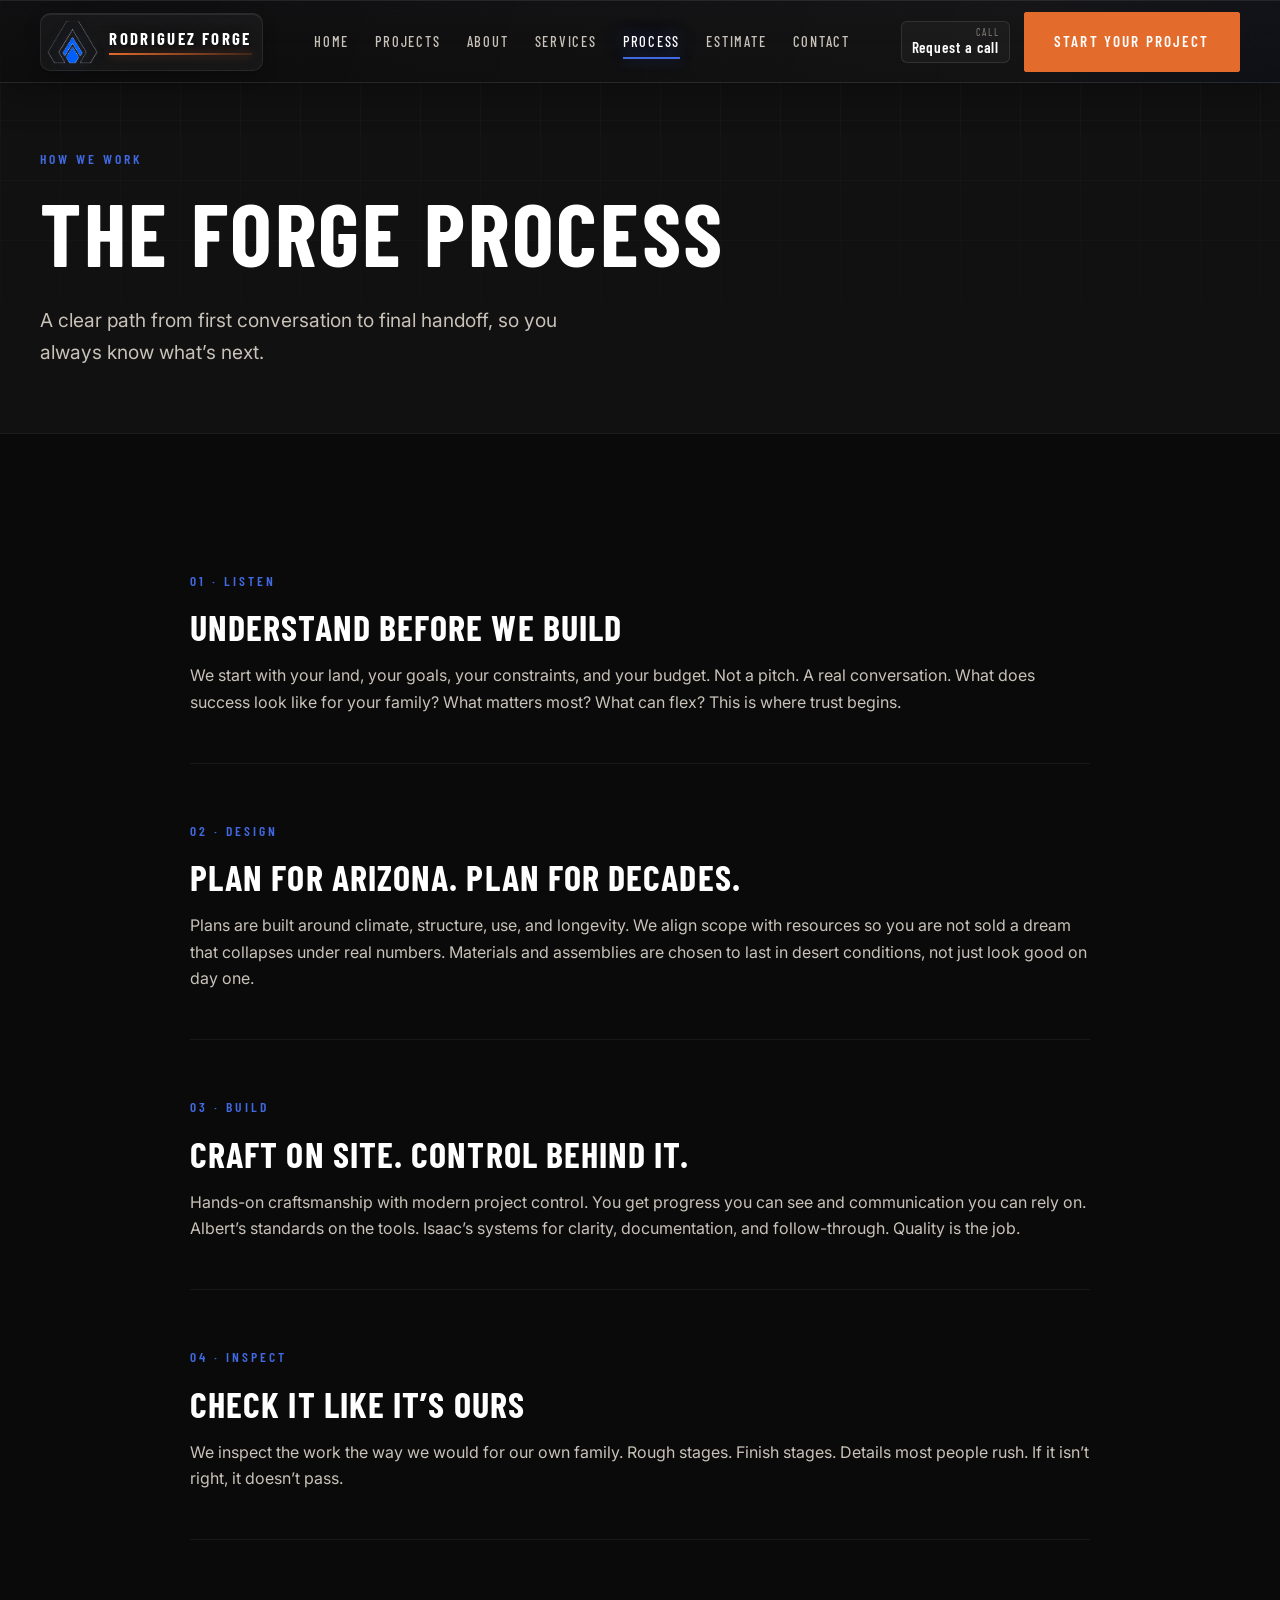
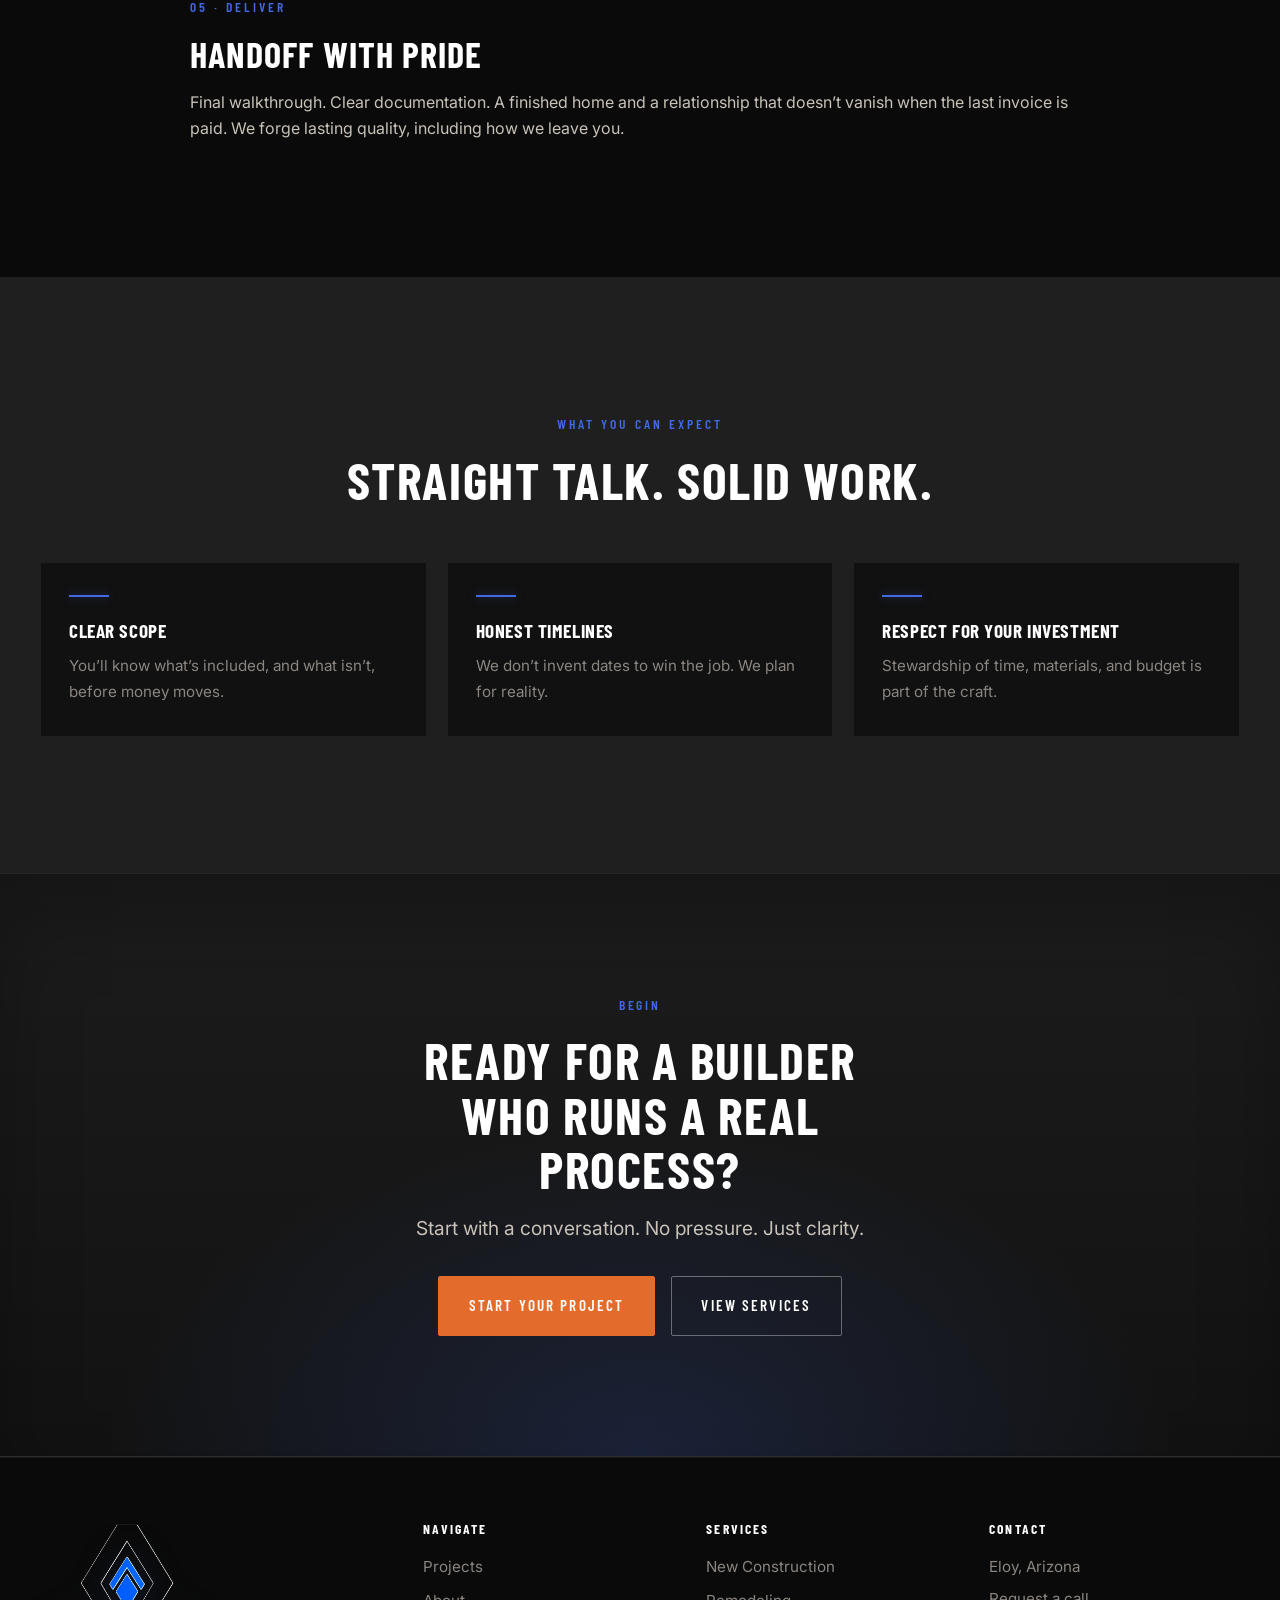
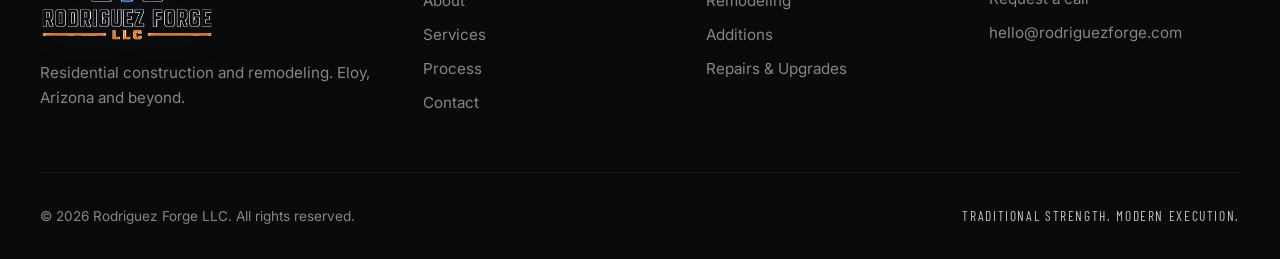
<file: process.html>
<!DOCTYPE html>
<html lang="en">
  <head>
    <meta charset="UTF-8" />
    <meta name="viewport" content="width=device-width, initial-scale=1.0" />
    <title>Process | Rodriguez Forge LLC</title>
    <meta
      name="description"
      content="The Rodriguez Forge process: listen, design, build, inspect, deliver. Clear steps for residential construction in Arizona."
    />
    <meta name="theme-color" content="#0A0A0A" />
    <link rel="icon" href="assets/logo/favicon.png" type="image/png" />
    <link rel="preconnect" href="https://fonts.googleapis.com" />
    <link rel="preconnect" href="https://fonts.gstatic.com" crossorigin />
    <link
      href="https://fonts.googleapis.com/css2?family=Barlow+Condensed:wght@500;600;700&family=Inter:wght@400;500;600&display=swap"
      rel="stylesheet"
    />
    <link rel="stylesheet" href="css/styles.css" />
  </head>
  <body>
    <header class="site-header">
      <div class="container nav">
        <a class="nav__logo" href="index.html" aria-label="Rodriguez Forge home">
          <img src="assets/logo/emblem.png" alt="" width="48" height="48" />
          <span class="nav__logo-text">Rodriguez Forge</span>
        </a>
                <nav class="nav__links" aria-label="Primary">
          <a href="index.html" data-nav>Home</a>
          <a href="projects.html" data-nav>Projects</a>
          <a href="about.html" data-nav>About</a>
          <a href="services.html" data-nav>Services</a>
          <a href="process.html" data-nav>Process</a>
          <a href="estimate.html" data-nav>Estimate</a>
          <a href="contact.html" data-nav>Contact</a>
        </nav>
        <div class="nav__actions">
          <a class="nav__phone" data-rf="phone-link" href="contact.html" aria-label="Call us">
            <span class="nav__phone-label">Call</span>
            <span data-rf="phone">Contact</span>
          </a>
          <a class="btn btn--primary nav__cta" href="contact.html">Start Your Project</a>
        </div>
        <button class="nav__toggle" type="button" aria-label="Open menu" aria-expanded="false">
          <span></span><span></span><span></span>
        </button>
      </div>
            <nav class="nav__mobile" aria-label="Mobile">
        <a href="index.html" data-nav>Home</a>
        <a href="projects.html" data-nav>Projects</a>
        <a href="about.html" data-nav>About</a>
        <a href="services.html" data-nav>Services</a>
        <a href="process.html" data-nav>Process</a>
        <a href="estimate.html" data-nav>Estimate</a>
        <a href="contact.html" data-nav>Contact</a>
        <a class="btn btn--secondary" data-rf="phone-link" href="contact.html">Call Us</a>
        <a class="btn btn--primary" href="contact.html">Start Your Project</a>
      </nav>
    </header>

    <main class="page-enter">
      <section class="page-hero">
        <div class="page-hero__grid" aria-hidden="true"></div>
        <div class="container">
          <span class="eyebrow">How We Work</span>
          <h1 class="js-type-title" data-type="The Forge Process">The Forge Process</h1>
          <p class="lead">
            A clear path from first conversation to final handoff, so you always know what’s next.
          </p>
        </div>
      </section>

      <section class="section">
        <div class="container" style="max-width: 900px">
          <article
            class="reveal"
            style="margin-bottom: 3.5rem; padding-bottom: 3rem; border-bottom: 1px solid rgba(255,255,255,0.06)"
          >
            <span class="eyebrow">01 · Listen</span>
            <h2 style="font-size: clamp(1.75rem, 3vw, 2.25rem); margin-bottom: 1rem">
              Understand before we build
            </h2>
            <p class="text-warm">
              We start with your land, your goals, your constraints, and your budget. Not a pitch.
              A real conversation. What does success look like for your family? What matters most?
              What can flex? This is where trust begins.
            </p>
          </article>

          <article
            class="reveal"
            style="margin-bottom: 3.5rem; padding-bottom: 3rem; border-bottom: 1px solid rgba(255,255,255,0.06)"
          >
            <span class="eyebrow">02 · Design</span>
            <h2 style="font-size: clamp(1.75rem, 3vw, 2.25rem); margin-bottom: 1rem">
              Plan for Arizona. Plan for decades.
            </h2>
            <p class="text-warm">
              Plans are built around climate, structure, use, and longevity. We align scope with
              resources so you are not sold a dream that collapses under real numbers. Materials and
              assemblies are chosen to last in desert conditions, not just look good on day one.
            </p>
          </article>

          <article
            class="reveal"
            style="margin-bottom: 3.5rem; padding-bottom: 3rem; border-bottom: 1px solid rgba(255,255,255,0.06)"
          >
            <span class="eyebrow">03 · Build</span>
            <h2 style="font-size: clamp(1.75rem, 3vw, 2.25rem); margin-bottom: 1rem">
              Craft on site. Control behind it.
            </h2>
            <p class="text-warm">
              Hands-on craftsmanship with modern project control. You get progress you can see and
              communication you can rely on. Albert’s standards on the tools. Isaac’s systems for
              clarity, documentation, and follow-through. Quality is the job.
            </p>
          </article>

          <article
            class="reveal"
            style="margin-bottom: 3.5rem; padding-bottom: 3rem; border-bottom: 1px solid rgba(255,255,255,0.06)"
          >
            <span class="eyebrow">04 · Inspect</span>
            <h2 style="font-size: clamp(1.75rem, 3vw, 2.25rem); margin-bottom: 1rem">
              Check it like it’s ours
            </h2>
            <p class="text-warm">
              We inspect the work the way we would for our own family. Rough stages. Finish stages.
              Details most people rush. If it isn’t right, it doesn’t pass.
            </p>
          </article>

          <article class="reveal">
            <span class="eyebrow">05 · Deliver</span>
            <h2 style="font-size: clamp(1.75rem, 3vw, 2.25rem); margin-bottom: 1rem">
              Handoff with pride
            </h2>
            <p class="text-warm">
              Final walkthrough. Clear documentation. A finished home and a relationship that doesn’t
              vanish when the last invoice is paid. We forge lasting quality, including how we leave
              you.
            </p>
          </article>
        </div>
      </section>

      <section class="section bg-steel">
        <div class="container">
          <div class="section-head section-head--center reveal">
            <span class="eyebrow">What You Can Expect</span>
            <h2>Straight talk. Solid work.</h2>
          </div>
          <div class="values-grid">
            <article class="value-card reveal">
              <div class="value-card__icon"></div>
              <h3>Clear scope</h3>
              <p>You’ll know what’s included, and what isn’t, before money moves.</p>
            </article>
            <article class="value-card reveal reveal-delay-1">
              <div class="value-card__icon"></div>
              <h3>Honest timelines</h3>
              <p>We don’t invent dates to win the job. We plan for reality.</p>
            </article>
            <article class="value-card reveal reveal-delay-2">
              <div class="value-card__icon"></div>
              <h3>Respect for your investment</h3>
              <p>Stewardship of time, materials, and budget is part of the craft.</p>
            </article>
          </div>
        </div>
      </section>

      <section class="cta-band">
        <div class="container">
          <span class="eyebrow">Begin</span>
          <h2>Ready for a builder who runs a real process?</h2>
          <p class="lead">Start with a conversation. No pressure. Just clarity.</p>
          <div class="btn-row">
            <a class="btn btn--primary" href="contact.html">Start Your Project</a>
            <a class="btn btn--secondary" href="services.html">View Services</a>
          </div>
        </div>
      </section>
    </main>

    <footer class="site-footer">
      <div class="container">
        <div class="footer-grid">
          <div class="footer-brand">
            <img src="assets/logo/logo-full.png" alt="Rodriguez Forge LLC" width="200" height="140" />
            <p>Residential construction and remodeling. Eloy, Arizona and beyond.</p>
          </div>
          <div class="footer-col">
            <h4>Navigate</h4>
            <a href="projects.html">Projects</a>
            <a href="about.html">About</a>
            <a href="services.html">Services</a>
            <a href="process.html">Process</a>
            <a href="contact.html">Contact</a>
          </div>
          <div class="footer-col">
            <h4>Services</h4>
            <a href="services.html">New Construction</a>
            <a href="services.html">Remodeling</a>
            <a href="services.html">Additions</a>
            <a href="services.html">Repairs & Upgrades</a>
          </div>
          <div class="footer-col">
            <h4>Contact</h4>
            <p>Eloy, Arizona</p>
            <p><a data-rf="phone-link" href="contact.html"><span data-rf="phone">Request a call</span></a></p>
            <p><a data-rf="email-link" href="mailto:hello@rodriguezforge.com"><span data-rf="email">hello@rodriguezforge.com</span></a></p>
          </div>
        </div>
        <div class="footer-bottom">
          <p>© <span data-year></span> Rodriguez Forge LLC. All rights reserved.</p>
          <p class="footer-tagline">Traditional strength. Modern execution.</p>
        </div>
      </div>
    </footer>
    <script src="js/site-config.js"></script>
    <script src="js/main.js"></script>
  </body>
</html>
</file>
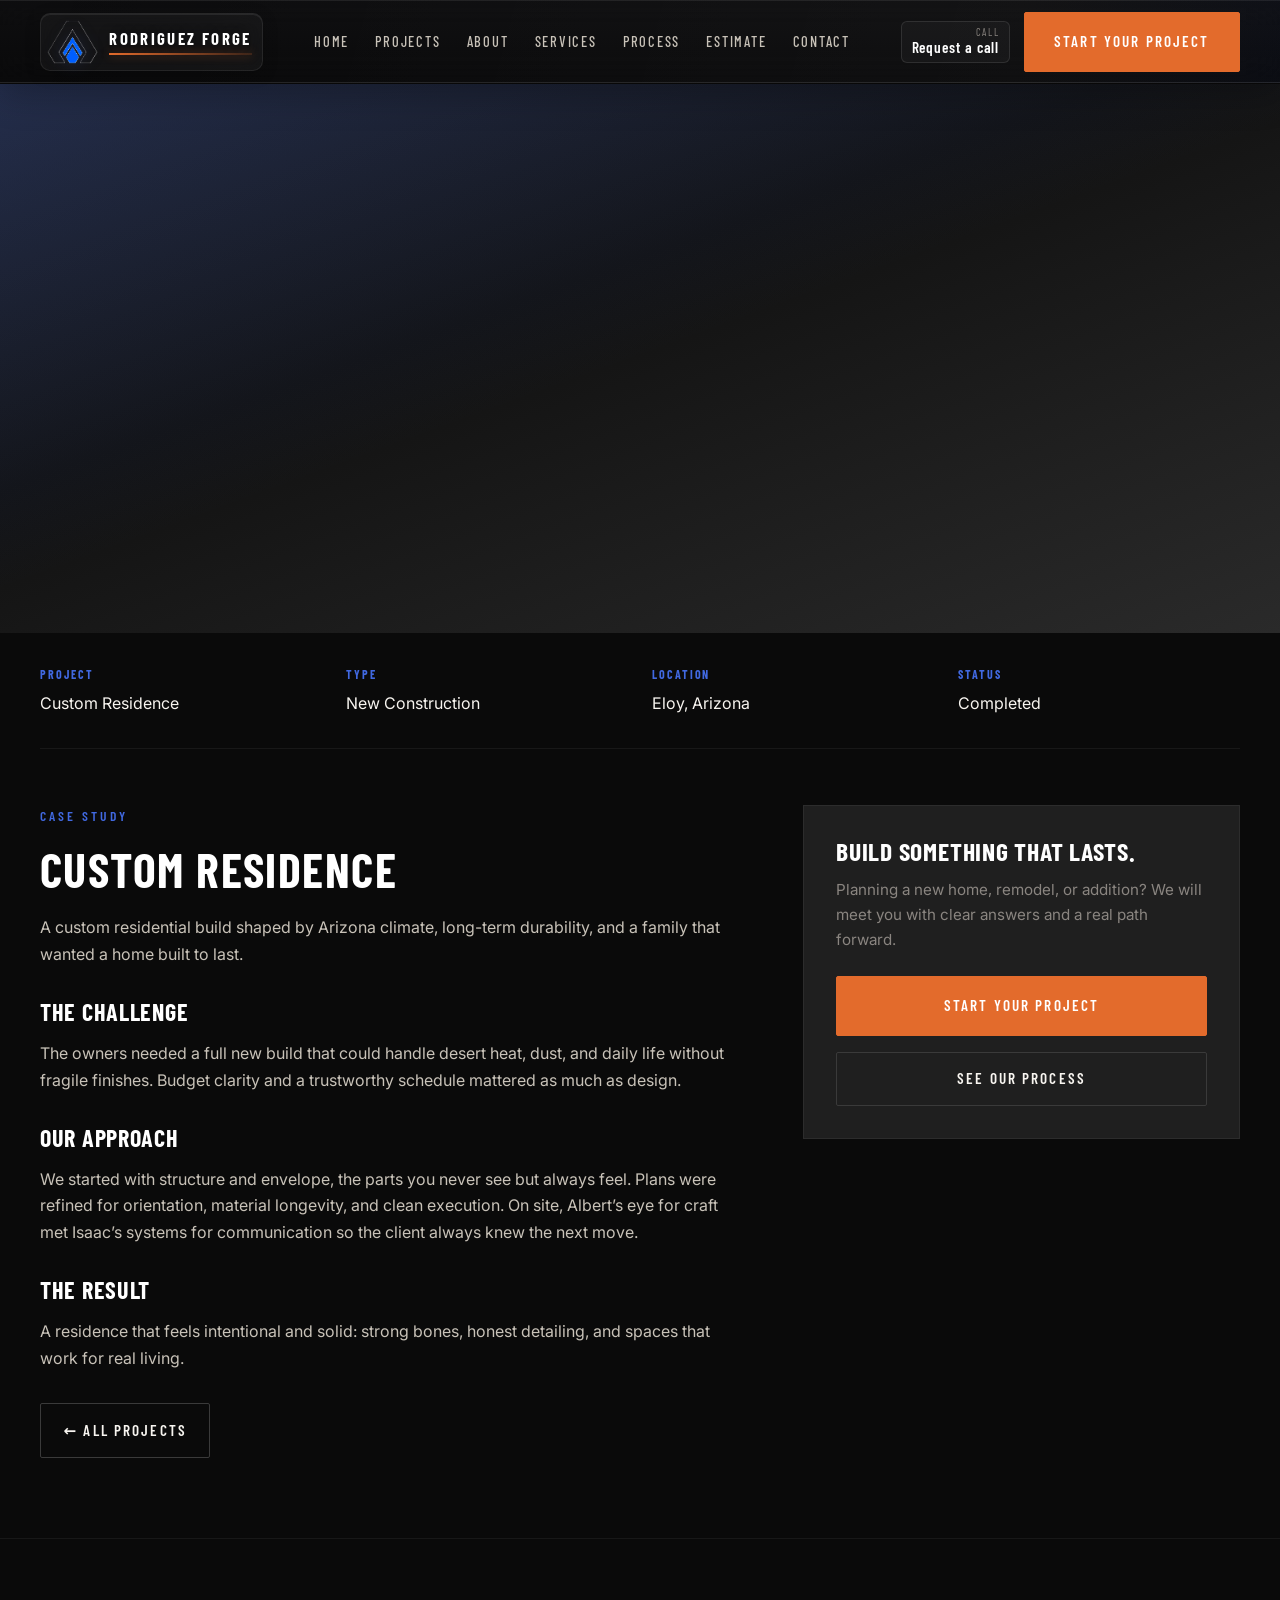
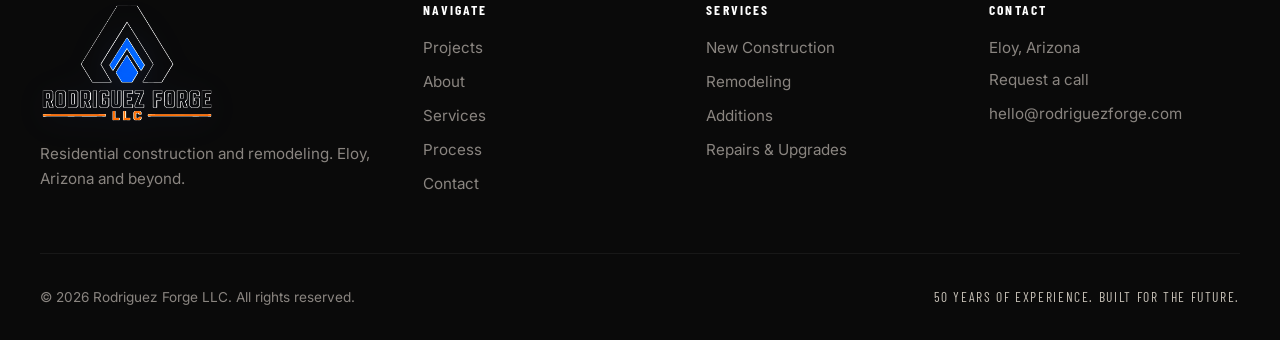
<file: project.html>
<!DOCTYPE html>
<html lang="en">
  <head>
    <meta charset="UTF-8" />
    <meta name="viewport" content="width=device-width, initial-scale=1.0" />
    <title>Project Detail | Rodriguez Forge LLC</title>
    <meta name="description" content="Project detail from Rodriguez Forge LLC residential construction." />
    <meta name="theme-color" content="#0A0A0A" />
    <link rel="icon" href="assets/logo/favicon.png" type="image/png" />
    <link rel="preconnect" href="https://fonts.googleapis.com" />
    <link rel="preconnect" href="https://fonts.gstatic.com" crossorigin />
    <link
      href="https://fonts.googleapis.com/css2?family=Barlow+Condensed:wght@500;600;700&family=Inter:wght@400;500;600&display=swap"
      rel="stylesheet"
    />
    <link rel="stylesheet" href="css/styles.css" />
  </head>
  <body>
    <header class="site-header">
      <div class="container nav">
        <a class="nav__logo" href="index.html" aria-label="Rodriguez Forge home">
          <img src="assets/logo/emblem.png" alt="" width="48" height="48" />
          <span class="nav__logo-text">Rodriguez Forge</span>
        </a>
                <nav class="nav__links" aria-label="Primary">
          <a href="index.html" data-nav>Home</a>
          <a href="projects.html" data-nav>Projects</a>
          <a href="about.html" data-nav>About</a>
          <a href="services.html" data-nav>Services</a>
          <a href="process.html" data-nav>Process</a>
          <a href="estimate.html" data-nav>Estimate</a>
          <a href="contact.html" data-nav>Contact</a>
        </nav>
        <div class="nav__actions">
          <a class="nav__phone" data-rf="phone-link" href="contact.html" aria-label="Call us">
            <span class="nav__phone-label">Call</span>
            <span data-rf="phone">Contact</span>
          </a>
          <a class="btn btn--primary nav__cta" href="contact.html">Start Your Project</a>
        </div>
        <button class="nav__toggle" type="button" aria-label="Open menu" aria-expanded="false">
          <span></span><span></span><span></span>
        </button>
      </div>
            <nav class="nav__mobile" aria-label="Mobile">
        <a href="index.html" data-nav>Home</a>
        <a href="projects.html" data-nav>Projects</a>
        <a href="about.html" data-nav>About</a>
        <a href="services.html" data-nav>Services</a>
        <a href="process.html" data-nav>Process</a>
        <a href="estimate.html" data-nav>Estimate</a>
        <a href="contact.html" data-nav>Contact</a>
        <a class="btn btn--secondary" data-rf="phone-link" href="contact.html">Call Us</a>
        <a class="btn btn--primary" href="contact.html">Start Your Project</a>
      </nav>
    </header>

    <main class="page-enter">
      <section class="project-detail-hero">
        <div class="ph ph--1" id="project-hero-ph" style="min-height: 42vh"></div>
      </section>

      <div class="container">
        <div class="project-meta-bar reveal">
          <div>
            <strong>Project</strong>
            <span id="meta-title">Custom Residence</span>
          </div>
          <div>
            <strong>Type</strong>
            <span id="meta-type">New Construction</span>
          </div>
          <div>
            <strong>Location</strong>
            <span id="meta-location">Eloy, Arizona</span>
          </div>
          <div>
            <strong>Status</strong>
            <span id="meta-status">Completed</span>
          </div>
        </div>

        <div class="project-detail-body">
          <article class="prose reveal">
            <span class="eyebrow">Case Study</span>
            <h1 id="detail-title" style="font-size: clamp(2rem, 4vw, 3rem); margin-bottom: 1.25rem">
              Custom Residence
            </h1>
            <p id="detail-lead">
              A custom residential build shaped by Arizona climate, long-term durability, and a
              family that wanted a home built to last.
            </p>
            <h2>The Challenge</h2>
            <p id="detail-challenge">
              The owners needed a full new build that could handle desert heat, dust, and daily life
              without fragile finishes. Budget clarity and a trustworthy schedule mattered as much as
              design.
            </p>
            <h2>Our Approach</h2>
            <p id="detail-approach">
              We started with structure and envelope, the parts you never see but always feel. Plans
              were refined for orientation, material longevity, and clean execution. On site,
              Albert’s eye for craft met Isaac’s systems for communication so the client always knew
              the next move.
            </p>
            <h2>The Result</h2>
            <p id="detail-result">
              A residence that feels intentional and solid: strong bones, honest detailing, and
              spaces that work for real living.
            </p>
            <div class="mt-4">
              <a class="btn btn--ghost" href="projects.html">← All Projects</a>
            </div>
          </article>

          <aside class="reveal reveal-delay-1">
            <div class="sidebar-card">
              <h3>Build something that lasts.</h3>
              <p>
                Planning a new home, remodel, or addition? We will meet you with clear answers and a
                real path forward.
              </p>
              <a class="btn btn--primary btn--full" href="contact.html">Start Your Project</a>
              <a class="btn btn--ghost btn--full mt-2" href="process.html">See Our Process</a>
            </div>
          </aside>
        </div>
      </div>
    </main>

    <footer class="site-footer">
      <div class="container">
        <div class="footer-grid">
          <div class="footer-brand">
            <img src="assets/logo/logo-full.png" alt="Rodriguez Forge LLC" width="200" height="140" />
            <p>Residential construction and remodeling. Eloy, Arizona and beyond.</p>
          </div>
          <div class="footer-col">
            <h4>Navigate</h4>
            <a href="projects.html">Projects</a>
            <a href="about.html">About</a>
            <a href="services.html">Services</a>
            <a href="process.html">Process</a>
            <a href="contact.html">Contact</a>
          </div>
          <div class="footer-col">
            <h4>Services</h4>
            <a href="services.html">New Construction</a>
            <a href="services.html">Remodeling</a>
            <a href="services.html">Additions</a>
            <a href="services.html">Repairs & Upgrades</a>
          </div>
          <div class="footer-col">
            <h4>Contact</h4>
            <p>Eloy, Arizona</p>
            <p><a data-rf="phone-link" href="contact.html"><span data-rf="phone">Request a call</span></a></p>
            <p><a data-rf="email-link" href="mailto:hello@rodriguezforge.com"><span data-rf="email">hello@rodriguezforge.com</span></a></p>
          </div>
        </div>
        <div class="footer-bottom">
          <p>© <span data-year></span> Rodriguez Forge LLC. All rights reserved.</p>
          <p class="footer-tagline">50 years of experience. Built for the future.</p>
        </div>
      </div>
    </footer>
    <script src="js/site-config.js"></script>
    <script src="js/main.js"></script>
    <script>
      (function () {
        const projects = {
          "custom-residence": {
            title: "Custom Residence",
            type: "New Construction",
            location: "Eloy, Arizona",
            status: "Completed",
            ph: "ph--1",
            lead: "A custom residential build shaped by Arizona climate, long-term durability, and a family that wanted a home built to last.",
            challenge:
              "The owners needed a full new build that could handle desert heat, dust, and daily life without fragile finishes. Budget clarity and a trustworthy schedule mattered as much as design.",
            approach:
              "We started with structure and envelope, the parts you never see but always feel. Plans were refined for orientation, material longevity, and clean execution. On site, Albert’s eye for craft met Isaac’s systems for communication so the client always knew the next move.",
            result:
              "A residence that feels intentional and solid: strong bones, honest detailing, and spaces that work for real living.",
          },
          "kitchen-living": {
            title: "Kitchen & Living Remodel",
            type: "Remodel",
            location: "Casa Grande Area",
            status: "Completed",
            ph: "ph--2",
            lead: "A whole-home refresh that opened the plan, upgraded critical systems, and replaced tired finishes with materials chosen to last.",
            challenge:
              "The existing layout fought how the family actually lived. The kitchen was closed off, circulation was awkward, and years of ad-hoc fixes had left weak points.",
            approach:
              "We redefined the main living volume, reinforced structure where openings changed, and sequenced finishes so nothing was rushed. Clear scope and clear change control.",
            result:
              "A brighter, stronger core of the home with kitchen and living that finally work as one.",
          },
          "home-addition": {
            title: "Home Addition",
            type: "Addition",
            location: "Surrounding Area",
            status: "Completed",
            ph: "ph--3",
            lead: "A seamless wing addition that extends the original home without looking bolted on.",
            challenge:
              "The family needed more room without an awkward afterthought. Foundations, roof lines, and interior transitions had to feel intentional.",
            approach:
              "We engineered the connection points carefully, matched materials where it mattered, and ran the job with the same standard as a full build.",
            result:
              "Extra space that feels original. Stronger property value and better daily living.",
          },
          "bath-suite": {
            title: "Bath Suite Renovation",
            type: "Remodel",
            location: "Eloy, Arizona",
            status: "Completed",
            ph: "ph--4",
            lead: "A full bath renovation done the right way: waterproofing first, finishes second.",
            challenge:
              "The existing bath had moisture issues and aging assemblies. Cosmetics alone would have failed within a few seasons.",
            approach:
              "We stripped to substrate, corrected the wet-area detailing, then rebuilt with durable selections and clean geometry.",
            result: "A bath suite that looks refined and performs under daily use.",
          },
          "ranch-build": {
            title: "Ranch Build",
            type: "New Construction",
            location: "Regional Arizona",
            status: "Completed",
            ph: "ph--5",
            lead: "A disciplined single-family build with site control, schedule integrity, and finishes chosen for Arizona living.",
            challenge:
              "Rural logistics and climate required careful planning: materials staging, crew sequencing, and weather windows.",
            approach:
              "We ran a tight critical path, documented decisions, and kept quality checkpoints at every rough and finish stage.",
            result: "A ranch home delivered with pride: solid underfoot and clean in line.",
          },
          courtyard: {
            title: "Courtyard Rebuild",
            type: "Exterior",
            location: "Surrounding Area",
            status: "Completed",
            ph: "ph--6",
            lead: "An outdoor living rebuild where structure came first, then form, shade, and finish for real desert use.",
            challenge:
              "The previous courtyard had failed assemblies and poor drainage. Aesthetics without structure would have repeated the same problems.",
            approach:
              "We rebuilt the base and waterproofing strategy, then layered durable hardscape and seating for daily living.",
            result: "An outdoor room the family actually uses, built for heat, dust, and gathering.",
          },
        };

        const params = new URLSearchParams(window.location.search);
        const id = params.get("id") || "custom-residence";
        const data = projects[id] || projects["custom-residence"];

        document.title = data.title + " | Rodriguez Forge LLC";
        document.getElementById("meta-title").textContent = data.title;
        document.getElementById("meta-type").textContent = data.type;
        document.getElementById("meta-location").textContent = data.location;
        document.getElementById("meta-status").textContent = data.status;
        document.getElementById("detail-title").textContent = data.title;
        document.getElementById("detail-lead").textContent = data.lead;
        document.getElementById("detail-challenge").textContent = data.challenge;
        document.getElementById("detail-approach").textContent = data.approach;
        document.getElementById("detail-result").textContent = data.result;

        const hero = document.getElementById("project-hero-ph");
        if (hero) hero.className = "ph " + data.ph;
      })();
    </script>
  </body>
</html>
</file>
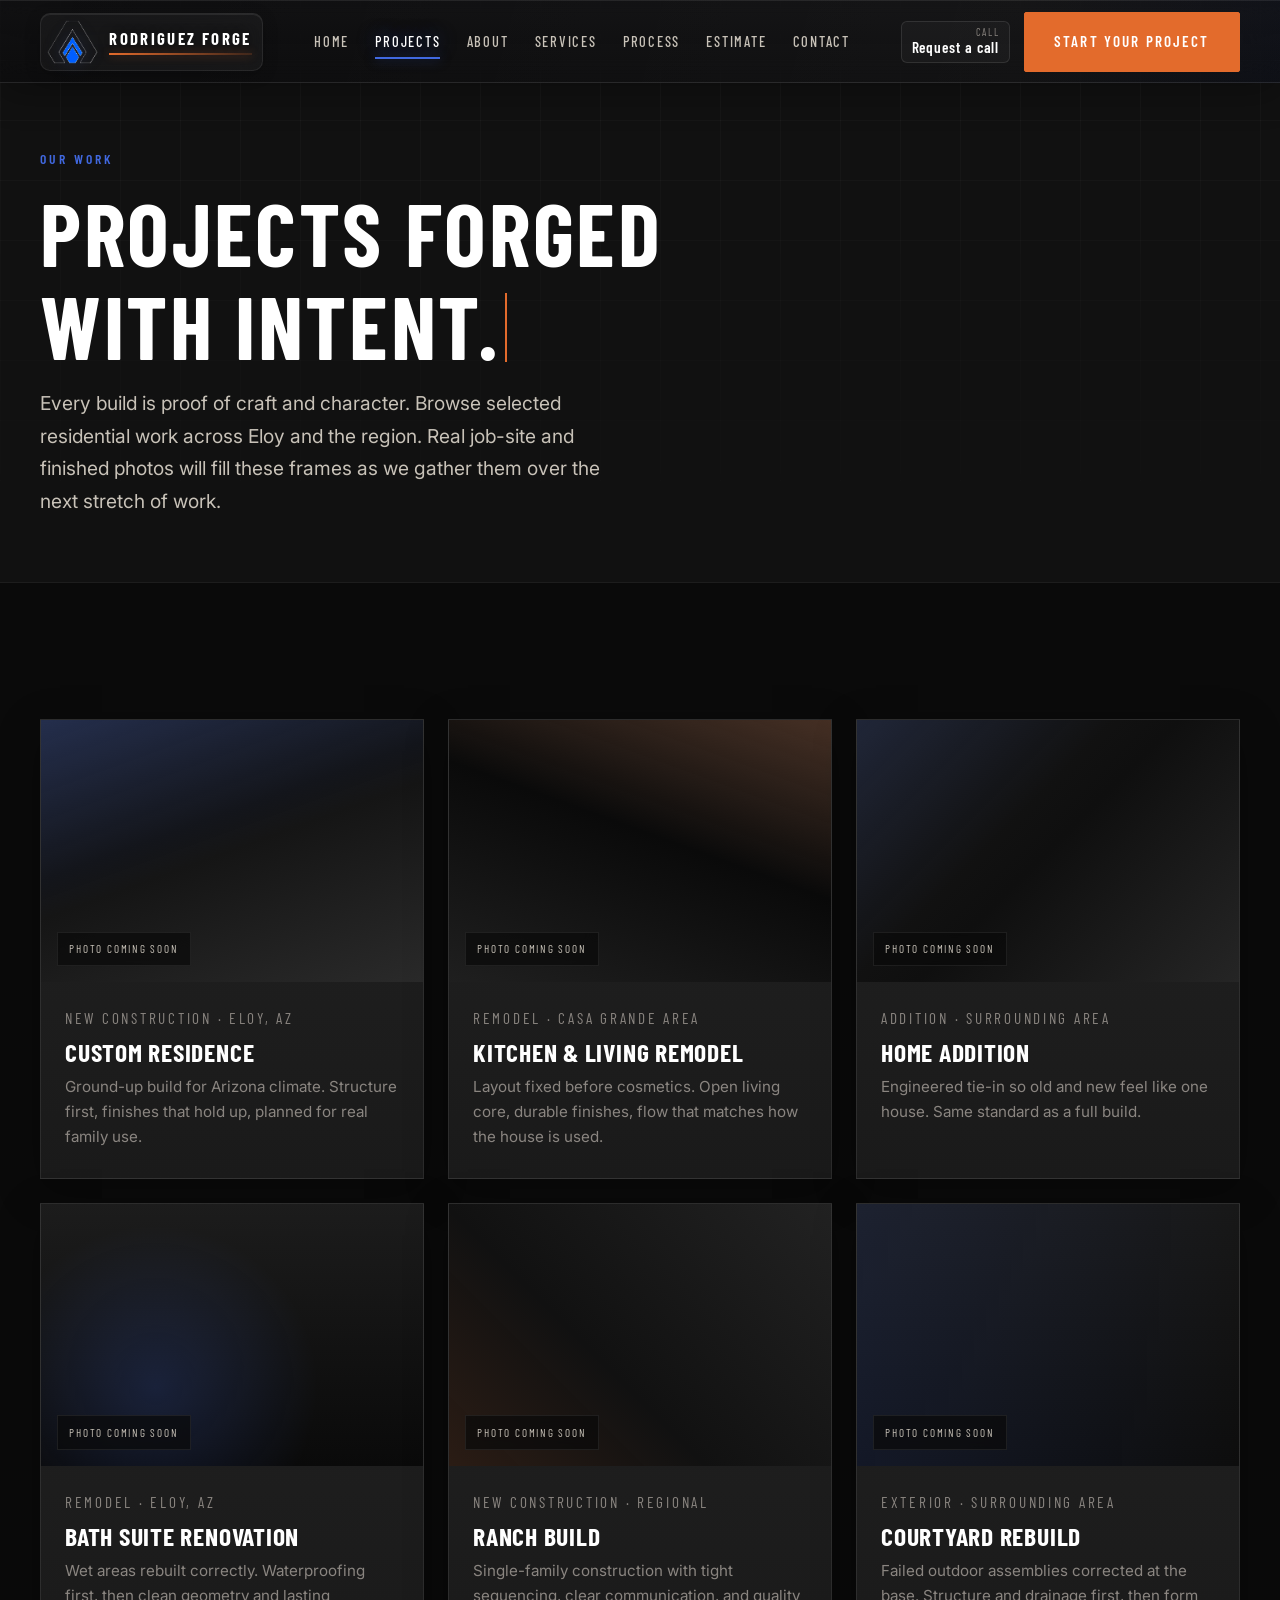
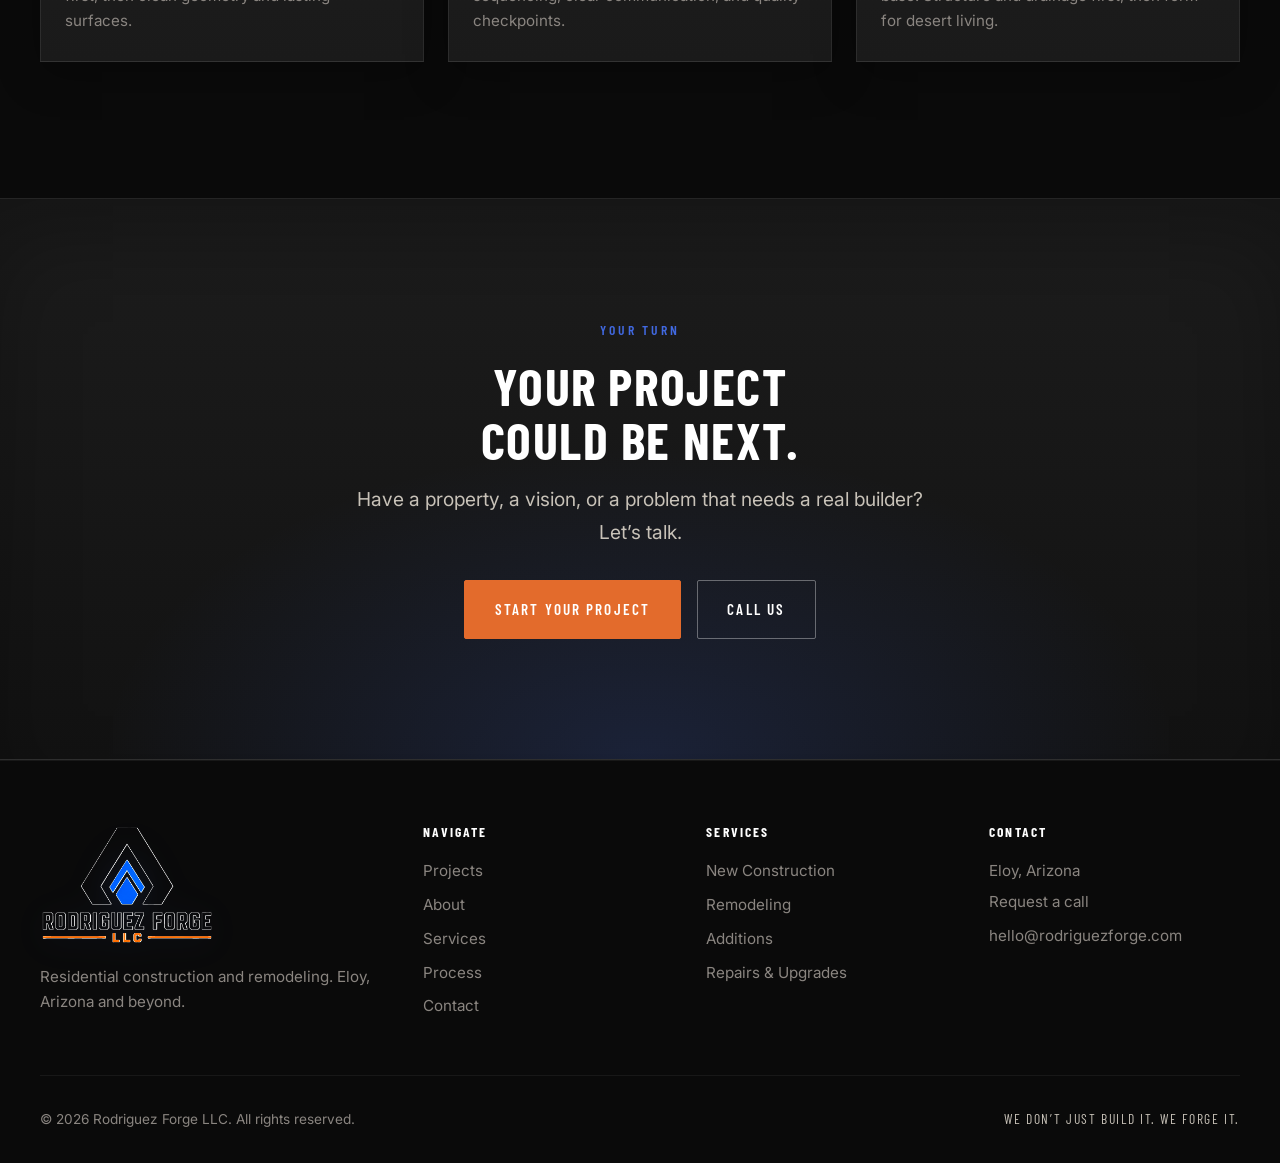
<file: projects.html>
<!DOCTYPE html>
<html lang="en">
  <head>
    <meta charset="UTF-8" />
    <meta name="viewport" content="width=device-width, initial-scale=1.0" />
    <title>Projects | Rodriguez Forge LLC</title>
    <meta
      name="description"
      content="Residential construction and remodeling projects by Rodriguez Forge LLC in Eloy, Arizona and surrounding areas."
    />
    <meta name="theme-color" content="#0A0A0A" />
    <link rel="icon" href="assets/logo/favicon.png" type="image/png" />
    <link rel="preconnect" href="https://fonts.googleapis.com" />
    <link rel="preconnect" href="https://fonts.gstatic.com" crossorigin />
    <link
      href="https://fonts.googleapis.com/css2?family=Barlow+Condensed:wght@500;600;700&family=Inter:wght@400;500;600&display=swap"
      rel="stylesheet"
    />
    <link rel="stylesheet" href="css/styles.css" />
  </head>
  <body>
    <header class="site-header">
      <div class="container nav">
        <a class="nav__logo" href="index.html" aria-label="Rodriguez Forge home">
          <img src="assets/logo/emblem.png" alt="" width="48" height="48" />
          <span class="nav__logo-text">Rodriguez Forge</span>
        </a>
                <nav class="nav__links" aria-label="Primary">
          <a href="index.html" data-nav>Home</a>
          <a href="projects.html" data-nav>Projects</a>
          <a href="about.html" data-nav>About</a>
          <a href="services.html" data-nav>Services</a>
          <a href="process.html" data-nav>Process</a>
          <a href="estimate.html" data-nav>Estimate</a>
          <a href="contact.html" data-nav>Contact</a>
        </nav>
        <div class="nav__actions">
          <a class="nav__phone" data-rf="phone-link" href="contact.html" aria-label="Call us">
            <span class="nav__phone-label">Call</span>
            <span data-rf="phone">Contact</span>
          </a>
          <a class="btn btn--primary nav__cta" href="contact.html">Start Your Project</a>
        </div>
        <button class="nav__toggle" type="button" aria-label="Open menu" aria-expanded="false">
          <span></span><span></span><span></span>
        </button>
      </div>
            <nav class="nav__mobile" aria-label="Mobile">
        <a href="index.html" data-nav>Home</a>
        <a href="projects.html" data-nav>Projects</a>
        <a href="about.html" data-nav>About</a>
        <a href="services.html" data-nav>Services</a>
        <a href="process.html" data-nav>Process</a>
        <a href="estimate.html" data-nav>Estimate</a>
        <a href="contact.html" data-nav>Contact</a>
        <a class="btn btn--secondary" data-rf="phone-link" href="contact.html">Call Us</a>
        <a class="btn btn--primary" href="contact.html">Start Your Project</a>
      </nav>
    </header>

    <main class="page-enter">
      <section class="page-hero">
        <div class="page-hero__grid" aria-hidden="true"></div>
        <div class="container">
          <span class="eyebrow">Our Work</span>
          <h1 class="js-type-title" data-type="Projects forged|with intent.">
            Projects forged<br />with intent.
          </h1>
          <p class="lead">
            Every build is proof of craft and character. Browse selected residential work across
            Eloy and the region. Real job-site and finished photos will fill these frames as we
            gather them over the next stretch of work.
          </p>
        </div>
      </section>

      <section class="section">
        <div class="container">
          <div class="projects-grid projects-grid--3">
            <article class="project-card reveal">
              <div class="project-card__media"><div class="ph ph--1"></div>
                <span class="media-frame__badge">Photo coming soon</span></div>
              <div class="project-card__body">
                <p class="project-card__meta">New Construction · Eloy, AZ</p>
                <h3>Custom Residence</h3>
                <p>Ground-up build for Arizona climate. Structure first, finishes that hold up, planned for real family use.</p>
              </div>
              <a class="project-card__link" href="project.html?id=custom-residence" aria-label="View project"></a>
            </article>
            <article class="project-card reveal reveal-delay-1">
              <div class="project-card__media"><div class="ph ph--2"></div>
                <span class="media-frame__badge">Photo coming soon</span></div>
              <div class="project-card__body">
                <p class="project-card__meta">Remodel · Casa Grande Area</p>
                <h3>Kitchen & Living Remodel</h3>
                <p>Layout fixed before cosmetics. Open living core, durable finishes, flow that matches how the house is used.</p>
              </div>
              <a class="project-card__link" href="project.html?id=kitchen-living" aria-label="View project"></a>
            </article>
            <article class="project-card reveal reveal-delay-2">
              <div class="project-card__media"><div class="ph ph--3"></div>
                <span class="media-frame__badge">Photo coming soon</span></div>
              <div class="project-card__body">
                <p class="project-card__meta">Addition · Surrounding Area</p>
                <h3>Home Addition</h3>
                <p>Engineered tie-in so old and new feel like one house. Same standard as a full build.</p>
              </div>
              <a class="project-card__link" href="project.html?id=home-addition" aria-label="View project"></a>
            </article>
            <article class="project-card reveal">
              <div class="project-card__media"><div class="ph ph--4"></div>
                <span class="media-frame__badge">Photo coming soon</span></div>
              <div class="project-card__body">
                <p class="project-card__meta">Remodel · Eloy, AZ</p>
                <h3>Bath Suite Renovation</h3>
                <p>Wet areas rebuilt correctly. Waterproofing first, then clean geometry and lasting surfaces.</p>
              </div>
              <a class="project-card__link" href="project.html?id=bath-suite" aria-label="View project"></a>
            </article>
            <article class="project-card reveal reveal-delay-1">
              <div class="project-card__media"><div class="ph ph--5"></div>
                <span class="media-frame__badge">Photo coming soon</span></div>
              <div class="project-card__body">
                <p class="project-card__meta">New Construction · Regional</p>
                <h3>Ranch Build</h3>
                <p>Single-family construction with tight sequencing, clear communication, and quality checkpoints.</p>
              </div>
              <a class="project-card__link" href="project.html?id=ranch-build" aria-label="View project"></a>
            </article>
            <article class="project-card reveal reveal-delay-2">
              <div class="project-card__media"><div class="ph ph--6"></div>
                <span class="media-frame__badge">Photo coming soon</span></div>
              <div class="project-card__body">
                <p class="project-card__meta">Exterior · Surrounding Area</p>
                <h3>Courtyard Rebuild</h3>
                <p>Failed outdoor assemblies corrected at the base. Structure and drainage first, then form for desert living.</p>
              </div>
              <a class="project-card__link" href="project.html?id=courtyard" aria-label="View project"></a>
            </article>
          </div>
        </div>
      </section>

      <section class="cta-band">
        <div class="container">
          <span class="eyebrow">Your Turn</span>
          <h2>Your project could be next.</h2>
          <p class="lead">
            Have a property, a vision, or a problem that needs a real builder? Let’s talk.
          </p>
          <div class="btn-row">
            <a class="btn btn--primary" href="contact.html">Start Your Project</a>
            <a class="btn btn--secondary" data-rf="phone-link" href="contact.html">Call Us</a>
          </div>
        </div>
      </section>
    </main>

    <footer class="site-footer">
      <div class="container">
        <div class="footer-grid">
          <div class="footer-brand">
            <img src="assets/logo/logo-full.png" alt="Rodriguez Forge LLC" width="200" height="140" />
            <p>Residential construction and remodeling. Eloy, Arizona and beyond.</p>
          </div>
          <div class="footer-col">
            <h4>Navigate</h4>
            <a href="projects.html">Projects</a>
            <a href="about.html">About</a>
            <a href="services.html">Services</a>
            <a href="process.html">Process</a>
            <a href="contact.html">Contact</a>
          </div>
          <div class="footer-col">
            <h4>Services</h4>
            <a href="services.html">New Construction</a>
            <a href="services.html">Remodeling</a>
            <a href="services.html">Additions</a>
            <a href="services.html">Repairs & Upgrades</a>
          </div>
          <div class="footer-col">
            <h4>Contact</h4>
            <p>Eloy, Arizona</p>
            <p><a data-rf="phone-link" href="contact.html"><span data-rf="phone">Request a call</span></a></p>
            <p><a data-rf="email-link" href="mailto:hello@rodriguezforge.com"><span data-rf="email">hello@rodriguezforge.com</span></a></p>
          </div>
        </div>
        <div class="footer-bottom">
          <p>© <span data-year></span> Rodriguez Forge LLC. All rights reserved.</p>
          <p class="footer-tagline">We don’t just build it. We forge it.</p>
        </div>
      </div>
    </footer>
    <script src="js/site-config.js"></script>
    <script src="js/main.js"></script>
  </body>
</html>
</file>
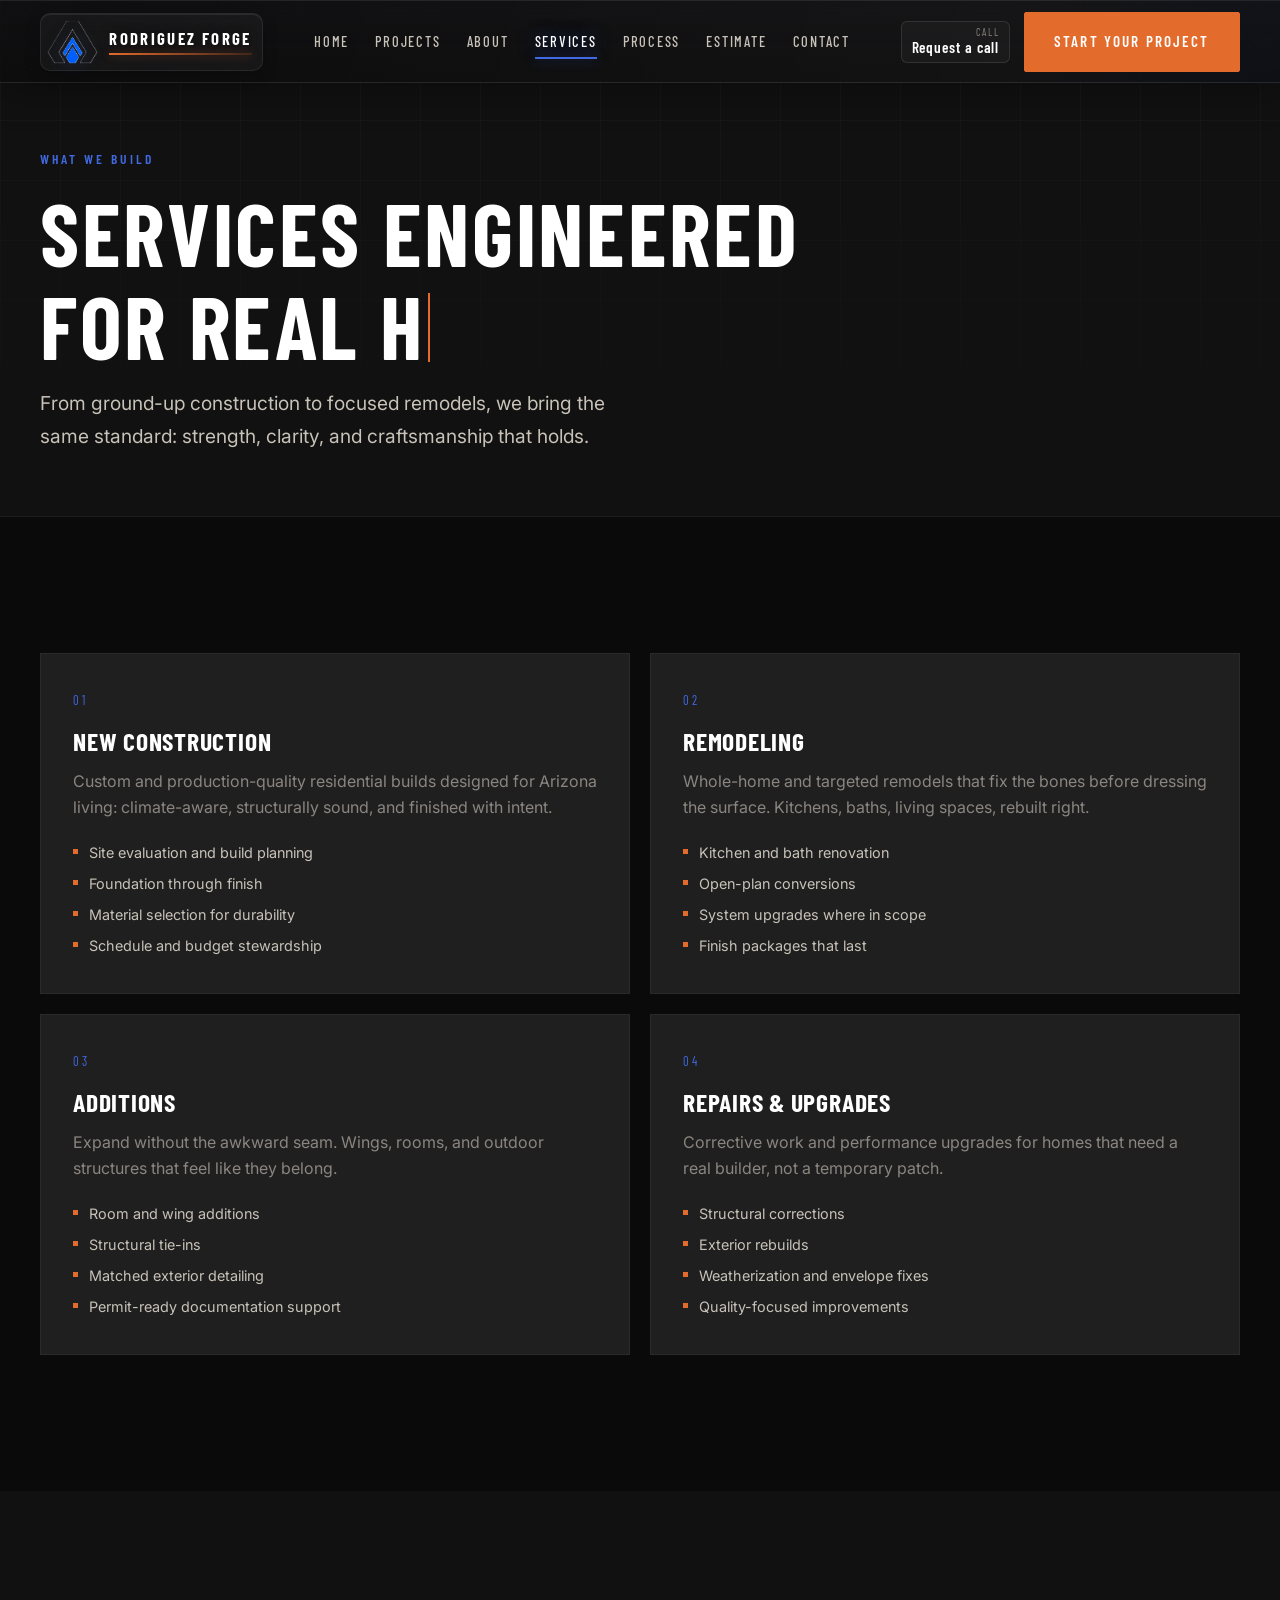
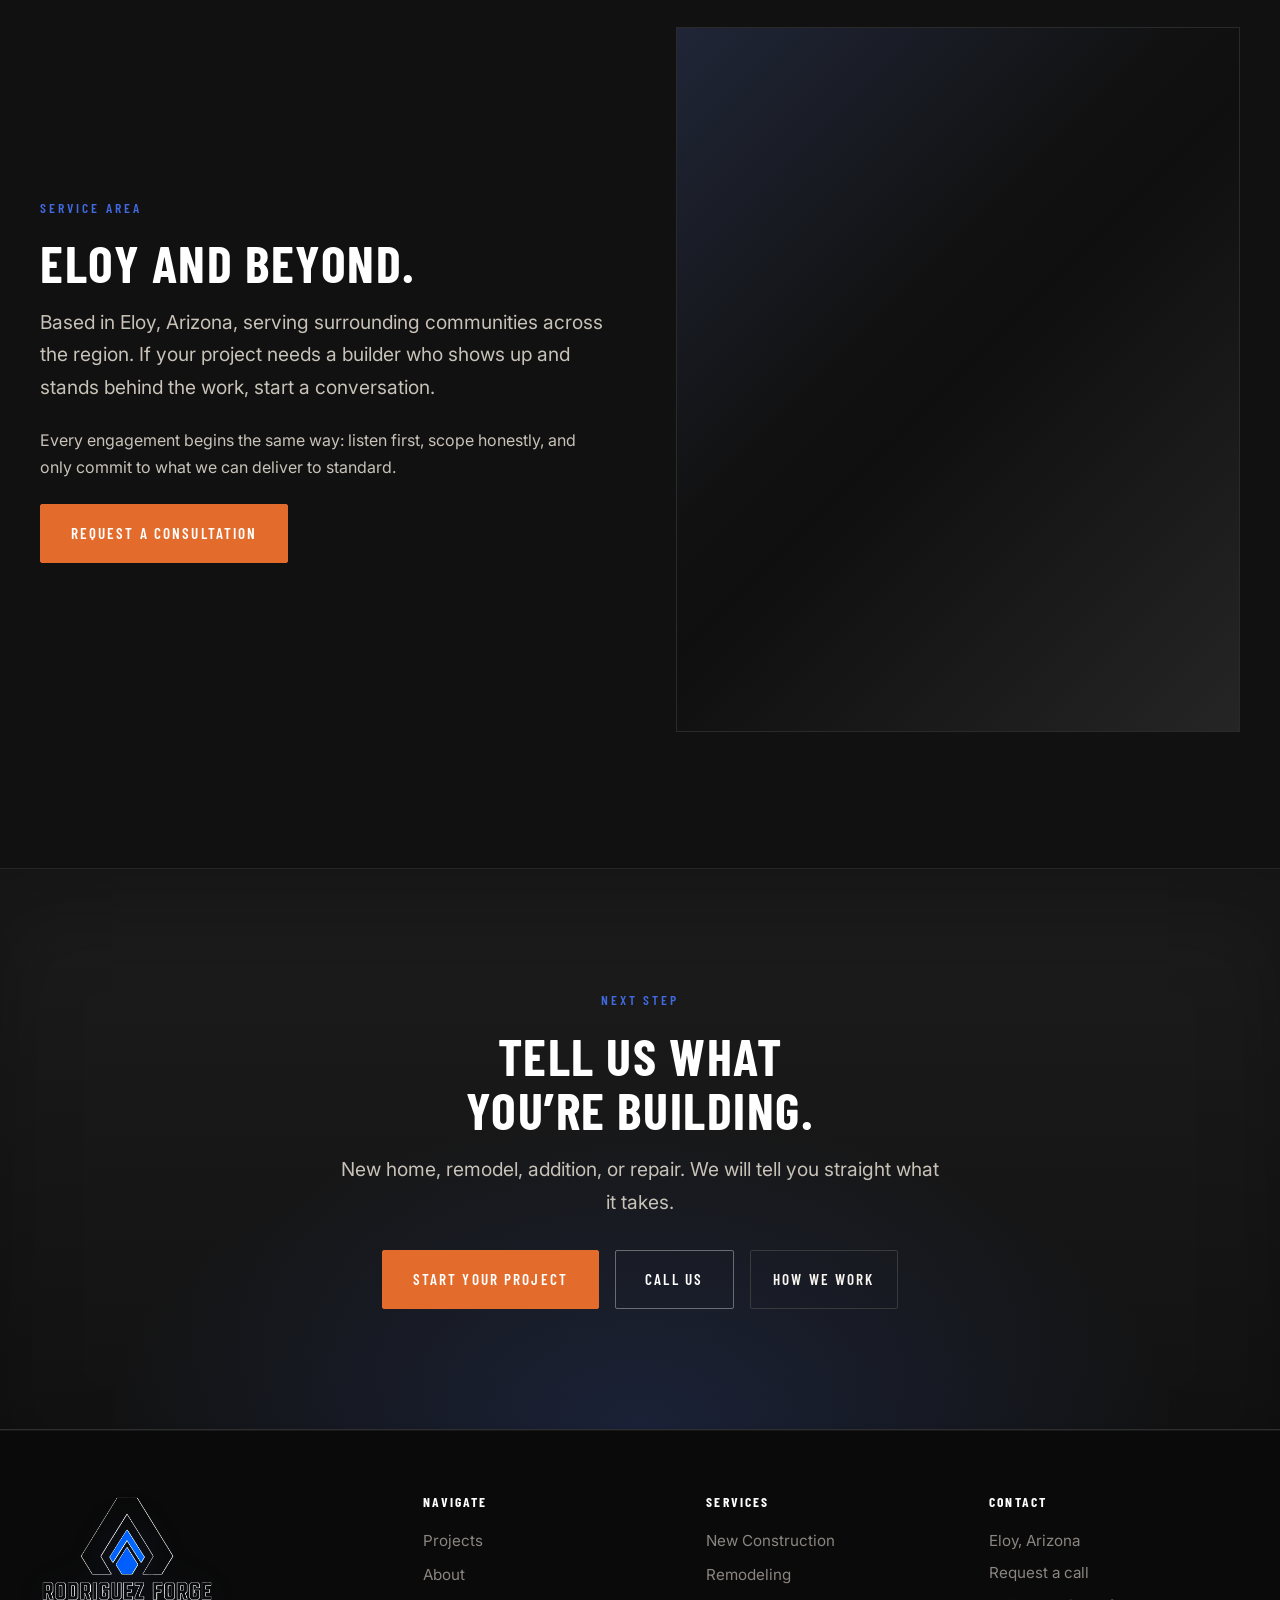
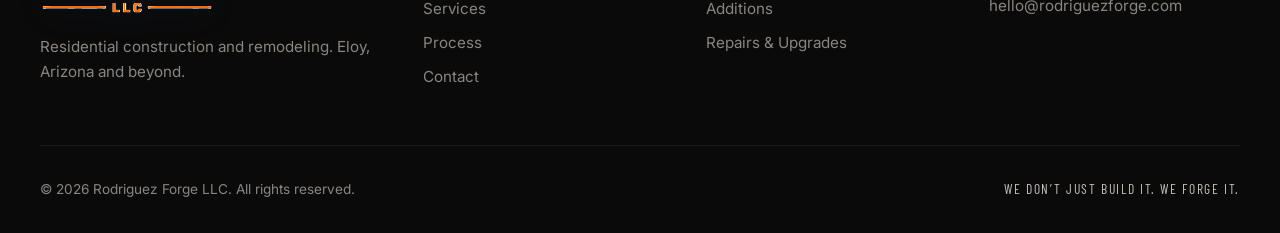
<file: services.html>
<!DOCTYPE html>
<html lang="en">
  <head>
    <meta charset="UTF-8" />
    <meta name="viewport" content="width=device-width, initial-scale=1.0" />
    <title>Services | Rodriguez Forge LLC</title>
    <meta
      name="description"
      content="Residential new construction, remodeling, additions, and upgrades by Rodriguez Forge LLC in Eloy, Arizona."
    />
    <meta name="theme-color" content="#0A0A0A" />
    <link rel="icon" href="assets/logo/favicon.png" type="image/png" />
    <link rel="preconnect" href="https://fonts.googleapis.com" />
    <link rel="preconnect" href="https://fonts.gstatic.com" crossorigin />
    <link
      href="https://fonts.googleapis.com/css2?family=Barlow+Condensed:wght@500;600;700&family=Inter:wght@400;500;600&display=swap"
      rel="stylesheet"
    />
    <link rel="stylesheet" href="css/styles.css" />
  </head>
  <body>
    <header class="site-header">
      <div class="container nav">
        <a class="nav__logo" href="index.html" aria-label="Rodriguez Forge home">
          <img src="assets/logo/emblem.png" alt="" width="48" height="48" />
          <span class="nav__logo-text">Rodriguez Forge</span>
        </a>
                <nav class="nav__links" aria-label="Primary">
          <a href="index.html" data-nav>Home</a>
          <a href="projects.html" data-nav>Projects</a>
          <a href="about.html" data-nav>About</a>
          <a href="services.html" data-nav>Services</a>
          <a href="process.html" data-nav>Process</a>
          <a href="estimate.html" data-nav>Estimate</a>
          <a href="contact.html" data-nav>Contact</a>
        </nav>
        <div class="nav__actions">
          <a class="nav__phone" data-rf="phone-link" href="contact.html" aria-label="Call us">
            <span class="nav__phone-label">Call</span>
            <span data-rf="phone">Contact</span>
          </a>
          <a class="btn btn--primary nav__cta" href="contact.html">Start Your Project</a>
        </div>
        <button class="nav__toggle" type="button" aria-label="Open menu" aria-expanded="false">
          <span></span><span></span><span></span>
        </button>
      </div>
            <nav class="nav__mobile" aria-label="Mobile">
        <a href="index.html" data-nav>Home</a>
        <a href="projects.html" data-nav>Projects</a>
        <a href="about.html" data-nav>About</a>
        <a href="services.html" data-nav>Services</a>
        <a href="process.html" data-nav>Process</a>
        <a href="estimate.html" data-nav>Estimate</a>
        <a href="contact.html" data-nav>Contact</a>
        <a class="btn btn--secondary" data-rf="phone-link" href="contact.html">Call Us</a>
        <a class="btn btn--primary" href="contact.html">Start Your Project</a>
      </nav>
    </header>

    <main class="page-enter">
      <section class="page-hero">
        <div class="page-hero__grid" aria-hidden="true"></div>
        <div class="container">
          <span class="eyebrow">What We Build</span>
          <h1 class="js-type-title" data-type="Services engineered|for real homes.">
            Services engineered<br />for real homes.
          </h1>
          <p class="lead">
            From ground-up construction to focused remodels, we bring the same standard: strength,
            clarity, and craftsmanship that holds.
          </p>
        </div>
      </section>

      <section class="section">
        <div class="container">
          <div class="services-grid">
            <article class="service-card reveal">
              <span class="service-card__num">01</span>
              <h3>New Construction</h3>
              <p>
                Custom and production-quality residential builds designed for Arizona living:
                climate-aware, structurally sound, and finished with intent.
              </p>
              <ul>
                <li>Site evaluation and build planning</li>
                <li>Foundation through finish</li>
                <li>Material selection for durability</li>
                <li>Schedule and budget stewardship</li>
              </ul>
            </article>
            <article class="service-card reveal reveal-delay-1">
              <span class="service-card__num">02</span>
              <h3>Remodeling</h3>
              <p>
                Whole-home and targeted remodels that fix the bones before dressing the surface.
                Kitchens, baths, living spaces, rebuilt right.
              </p>
              <ul>
                <li>Kitchen and bath renovation</li>
                <li>Open-plan conversions</li>
                <li>System upgrades where in scope</li>
                <li>Finish packages that last</li>
              </ul>
            </article>
            <article class="service-card reveal">
              <span class="service-card__num">03</span>
              <h3>Additions</h3>
              <p>
                Expand without the awkward seam. Wings, rooms, and outdoor structures that feel like
                they belong.
              </p>
              <ul>
                <li>Room and wing additions</li>
                <li>Structural tie-ins</li>
                <li>Matched exterior detailing</li>
                <li>Permit-ready documentation support</li>
              </ul>
            </article>
            <article class="service-card reveal reveal-delay-1">
              <span class="service-card__num">04</span>
              <h3>Repairs & Upgrades</h3>
              <p>
                Corrective work and performance upgrades for homes that need a real builder, not a
                temporary patch.
              </p>
              <ul>
                <li>Structural corrections</li>
                <li>Exterior rebuilds</li>
                <li>Weatherization and envelope fixes</li>
                <li>Quality-focused improvements</li>
              </ul>
            </article>
          </div>
        </div>
      </section>

      <section class="section bg-black-2">
        <div class="container split">
          <div class="split__content reveal">
            <span class="eyebrow">Service Area</span>
            <h2>Eloy and beyond.</h2>
            <p class="lead">
              Based in Eloy, Arizona, serving surrounding communities across the region. If your
              project needs a builder who shows up and stands behind the work, start a conversation.
            </p>
            <p>
              Every engagement begins the same way: listen first, scope honestly, and only commit to
              what we can deliver to standard.
            </p>
            <div class="mt-3">
              <a class="btn btn--primary" href="contact.html">Request a Consultation</a>
            </div>
          </div>
          <div class="split__media reveal reveal-delay-1">
            <div class="ph ph--3" style="height: 100%"></div>
          </div>
        </div>
      </section>

      <section class="cta-band">
        <div class="container">
          <span class="eyebrow">Next Step</span>
          <h2>Tell us what you’re building.</h2>
          <p class="lead">
            New home, remodel, addition, or repair. We will tell you straight what it takes.
          </p>
          <div class="btn-row">
            <a class="btn btn--primary" href="contact.html">Start Your Project</a>
            <a class="btn btn--secondary" data-rf="phone-link" href="contact.html">Call Us</a>
            <a class="btn btn--ghost" href="process.html">How We Work</a>
          </div>
        </div>
      </section>
    </main>

    <footer class="site-footer">
      <div class="container">
        <div class="footer-grid">
          <div class="footer-brand">
            <img src="assets/logo/logo-full.png" alt="Rodriguez Forge LLC" width="200" height="140" />
            <p>Residential construction and remodeling. Eloy, Arizona and beyond.</p>
          </div>
          <div class="footer-col">
            <h4>Navigate</h4>
            <a href="projects.html">Projects</a>
            <a href="about.html">About</a>
            <a href="services.html">Services</a>
            <a href="process.html">Process</a>
            <a href="contact.html">Contact</a>
          </div>
          <div class="footer-col">
            <h4>Services</h4>
            <a href="services.html">New Construction</a>
            <a href="services.html">Remodeling</a>
            <a href="services.html">Additions</a>
            <a href="services.html">Repairs & Upgrades</a>
          </div>
          <div class="footer-col">
            <h4>Contact</h4>
            <p>Eloy, Arizona</p>
            <p><a data-rf="phone-link" href="contact.html"><span data-rf="phone">Request a call</span></a></p>
            <p><a data-rf="email-link" href="mailto:hello@rodriguezforge.com"><span data-rf="email">hello@rodriguezforge.com</span></a></p>
          </div>
        </div>
        <div class="footer-bottom">
          <p>© <span data-year></span> Rodriguez Forge LLC. All rights reserved.</p>
          <p class="footer-tagline">We don’t just build it. We forge it.</p>
        </div>
      </div>
    </footer>
    <script src="js/site-config.js"></script>
    <script src="js/main.js"></script>
  </body>
</html>
</file>
<file: css/styles.css>
/* ============================================================
   Rodriguez Forge LLC — Design System
   ============================================================ */

:root {
  --black: #0a0a0a;
  --black-2: #111111;
  --steel: #1f1f1f;
  --steel-2: #2a2a2a;
  --steel-3: #3a3a3a;
  --white: #ffffff;
  --warm: #f8f5f0;
  --warm-muted: #c8c2b8;
  --muted: #8a8580;
  --blue: #4169e1;
  --blue-hover: #5a7eef;
  --blue-glow: rgba(65, 105, 225, 0.55);
  --blue-dim: rgba(65, 105, 225, 0.12);
  --orange: #e36b2c;
  --orange-hover: #f07a3d;
  --orange-dim: rgba(227, 107, 44, 0.12);

  --font-display: "Barlow Condensed", "Oswald", system-ui, sans-serif;
  --font-body: "Inter", system-ui, -apple-system, sans-serif;

  --nav-h: 84px;
  --container: 1200px;
  --container-wide: 1400px;
  --ease: cubic-bezier(0.22, 1, 0.36, 1);
  --radius: 2px;
  --section-y: clamp(5rem, 11vw, 8.5rem);
}

*,
*::before,
*::after {
  box-sizing: border-box;
  margin: 0;
  padding: 0;
}

html {
  scroll-behavior: smooth;
  -webkit-text-size-adjust: 100%;
}

body {
  font-family: var(--font-body);
  font-size: 1rem;
  line-height: 1.65;
  color: var(--warm);
  background: var(--black);
  -webkit-font-smoothing: antialiased;
  -moz-osx-font-smoothing: grayscale;
  overflow-x: hidden;
}

body.is-intro-locked {
  overflow: hidden;
}

img {
  max-width: 100%;
  height: auto;
  display: block;
}

a {
  color: inherit;
  text-decoration: none;
}

ul,
ol {
  list-style: none;
}

button,
input,
textarea,
select {
  font: inherit;
  color: inherit;
  border: none;
  background: none;
}

button {
  cursor: pointer;
}

/* Typography */
h1,
h2,
h3,
h4 {
  font-family: var(--font-display);
  font-weight: 700;
  letter-spacing: 0.03em;
  text-transform: uppercase;
  line-height: 1.05;
  color: var(--white);
}

h1 {
  font-size: clamp(2.75rem, 7vw, 5.5rem);
}

h2 {
  font-size: clamp(2rem, 4.5vw, 3.25rem);
}

h3 {
  font-size: clamp(1.25rem, 2vw, 1.6rem);
}

.lead {
  font-size: clamp(1.05rem, 1.5vw, 1.2rem);
  color: var(--warm-muted);
  line-height: 1.7;
  max-width: 38rem;
}

.eyebrow {
  font-family: var(--font-display);
  font-size: 0.85rem;
  font-weight: 600;
  letter-spacing: 0.22em;
  text-transform: uppercase;
  color: var(--blue);
  margin-bottom: 1rem;
  display: block;
}

/* Layout */
.container {
  width: min(100% - 2.5rem, var(--container));
  margin-inline: auto;
}

.section {
  padding: var(--section-y) 0;
}

.section-head {
  margin-bottom: clamp(2.5rem, 5vw, 3.5rem);
  max-width: 40rem;
}

.section-head--center {
  text-align: center;
  margin-inline: auto;
}

.section-head h2 {
  margin-bottom: 1rem;
}

/* Buttons */
.btn {
  display: inline-flex;
  align-items: center;
  justify-content: center;
  gap: 0.6rem;
  font-family: var(--font-display);
  font-size: 0.95rem;
  font-weight: 600;
  letter-spacing: 0.14em;
  text-transform: uppercase;
  padding: 1rem 1.85rem;
  border: 1px solid transparent;
  border-radius: var(--radius);
  transition: background 0.3s var(--ease), color 0.3s var(--ease),
    border-color 0.3s var(--ease), transform 0.3s var(--ease),
    box-shadow 0.35s var(--ease);
  white-space: nowrap;
  position: relative;
}

.btn:hover {
  transform: translateY(-1px);
}

.btn--primary {
  background: var(--orange);
  color: var(--white);
  border-color: var(--orange);
}

.btn--primary:hover {
  background: var(--orange-hover);
  border-color: var(--orange-hover);
  box-shadow: 0 0 0 1px rgba(227, 107, 44, 0.35), 0 0 28px rgba(227, 107, 44, 0.35);
}

.btn--secondary {
  background: transparent;
  color: var(--white);
  border-color: rgba(255, 255, 255, 0.35);
}

.btn--secondary:hover {
  border-color: var(--blue);
  background: rgba(65, 105, 225, 0.08);
  box-shadow: 0 0 0 1px rgba(65, 105, 225, 0.35), 0 0 24px rgba(65, 105, 225, 0.25);
}

.btn--ghost {
  background: transparent;
  color: var(--warm);
  border-color: var(--steel-3);
  padding: 0.85rem 1.4rem;
}

.btn--ghost:hover {
  border-color: var(--blue);
  color: var(--white);
  box-shadow: 0 0 20px rgba(65, 105, 225, 0.25);
}

.btn--full {
  width: 100%;
}

.btn-row {
  display: flex;
  flex-wrap: wrap;
  gap: 1rem;
}

/* ========== INTRO LOADER (clean / modern) ========== */
.site-intro {
  position: fixed;
  inset: 0;
  z-index: 10000;
  display: flex;
  align-items: center;
  justify-content: center;
  background: #050505;
  opacity: 1;
  visibility: visible;
  /* Whole overlay crossfades with the page — no black hold */
  transition:
    opacity 1.15s cubic-bezier(0.4, 0, 0.2, 1),
    visibility 1.15s cubic-bezier(0.4, 0, 0.2, 1);
}

.site-intro.is-done {
  opacity: 0;
  visibility: hidden;
  pointer-events: none;
}

.site-intro__inner {
  text-align: center;
  padding: 2rem;
  opacity: 0;
  transform: translateY(10px);
  animation: introInnerIn 1s cubic-bezier(0.22, 1, 0.36, 1) 0.05s forwards;
  /* Fade with the overlay — do not blank to black early */
  transition: opacity 1.15s cubic-bezier(0.4, 0, 0.2, 1),
    transform 1.15s cubic-bezier(0.4, 0, 0.2, 1);
}

.site-intro.is-done .site-intro__inner {
  opacity: 0;
  transform: translateY(-6px);
}

.site-intro__mark {
  width: min(100px, 24vw);
  height: auto;
  margin: 0 auto 1.5rem;
  opacity: 0;
  filter: drop-shadow(0 0 24px rgba(65, 105, 225, 0.25));
  animation: introMark 1.1s cubic-bezier(0.22, 1, 0.36, 1) 0.2s forwards;
}

.site-intro__type {
  font-family: var(--font-display);
  font-weight: 700;
  font-size: clamp(1.45rem, 4.5vw, 2.4rem);
  letter-spacing: 0.22em;
  text-transform: uppercase;
  color: var(--white);
  min-height: 1.2em;
  font-feature-settings: "kern" 1;
}

.site-intro__type .cursor {
  display: inline-block;
  width: 1.5px;
  height: 0.85em;
  background: var(--orange);
  margin-left: 3px;
  vertical-align: -0.04em;
  opacity: 0.9;
  animation: blink 1s ease-in-out infinite;
}

.site-intro__line {
  width: 0;
  height: 1.5px;
  background: linear-gradient(90deg, transparent, var(--orange), transparent);
  margin: 1.25rem auto 0;
  opacity: 0.95;
  transition: width 0.85s cubic-bezier(0.22, 1, 0.36, 1);
}

.site-intro__line.is-on {
  width: min(180px, 42vw);
}

@keyframes introInnerIn {
  to {
    opacity: 1;
    transform: none;
  }
}

@keyframes introMark {
  from {
    opacity: 0;
    transform: scale(0.94);
  }
  to {
    opacity: 1;
    transform: scale(1);
  }
}

@keyframes blink {
  0%,
  100% {
    opacity: 0.15;
  }
  50% {
    opacity: 1;
  }
}

/* Site content crossfades with intro (same timing) */
main.page-enter {
  opacity: 0;
  transform: translateY(10px);
  transition:
    opacity 1.15s cubic-bezier(0.4, 0, 0.2, 1),
    transform 1.15s cubic-bezier(0.4, 0, 0.2, 1);
}

body.is-ready main.page-enter {
  opacity: 1;
  transform: none;
}

/* Navigation — liquid glass bar (fades in with page after intro) */
.site-header {
  position: fixed;
  inset: 0 0 auto 0;
  z-index: 1000;
  height: var(--nav-h);
  border-bottom: 1px solid transparent;
  background: transparent;
  opacity: 0;
  transition:
    opacity 1.15s cubic-bezier(0.4, 0, 0.2, 1),
    background 0.5s var(--ease),
    border-color 0.5s var(--ease),
    box-shadow 0.5s var(--ease),
    backdrop-filter 0.5s var(--ease),
    -webkit-backdrop-filter 0.5s var(--ease);
}

body.is-ready .site-header {
  opacity: 1;
}

/* Always a subtle glass strip; stronger when scrolled */
.site-header::before {
  content: "";
  position: absolute;
  inset: 0;
  z-index: -1;
  background: linear-gradient(
    180deg,
    rgba(16, 16, 18, 0.72) 0%,
    rgba(10, 10, 12, 0.55) 100%
  );
  backdrop-filter: blur(22px) saturate(180%);
  -webkit-backdrop-filter: blur(22px) saturate(180%);
  border-bottom: 1px solid rgba(255, 255, 255, 0.09);
  box-shadow:
    inset 0 1px 0 rgba(255, 255, 255, 0.08),
    0 10px 36px rgba(0, 0, 0, 0.28);
  opacity: 1;
  transition: opacity 0.45s var(--ease), background 0.45s var(--ease),
    box-shadow 0.45s var(--ease);
}

.site-header.is-scrolled::before {
  background: linear-gradient(
    180deg,
    rgba(12, 12, 14, 0.88) 0%,
    rgba(8, 8, 10, 0.78) 100%
  );
  border-bottom-color: rgba(255, 255, 255, 0.12);
  box-shadow:
    inset 0 1px 0 rgba(255, 255, 255, 0.1),
    0 14px 44px rgba(0, 0, 0, 0.42),
    0 0 0 1px rgba(65, 105, 225, 0.06);
}

/* Liquid highlight sheen across glass */
.site-header::after {
  content: "";
  position: absolute;
  inset: 0;
  z-index: -1;
  pointer-events: none;
  background: linear-gradient(
    105deg,
    transparent 0%,
    rgba(255, 255, 255, 0.04) 40%,
    rgba(65, 105, 225, 0.06) 50%,
    rgba(255, 255, 255, 0.03) 60%,
    transparent 100%
  );
  background-size: 200% 100%;
  opacity: 0.7;
  animation: glassSheen 14s ease-in-out infinite;
}

@keyframes glassSheen {
  0%,
  100% {
    background-position: 100% 0;
  }
  50% {
    background-position: 0% 0;
  }
}

.nav {
  height: var(--nav-h);
  display: flex;
  align-items: center;
  justify-content: space-between;
  gap: 1.5rem;
  position: relative;
}

.nav__logo {
  display: flex;
  align-items: center;
  gap: 0.7rem;
  flex-shrink: 0;
  z-index: 1001;
  padding: 0.35rem 0.65rem 0.35rem 0.35rem;
  border-radius: 10px;
  background: rgba(255, 255, 255, 0.04);
  border: 1px solid rgba(255, 255, 255, 0.08);
  box-shadow:
    inset 0 1px 0 rgba(255, 255, 255, 0.08),
    0 4px 16px rgba(0, 0, 0, 0.2);
  backdrop-filter: blur(12px);
  -webkit-backdrop-filter: blur(12px);
  transition: border-color 0.3s var(--ease), box-shadow 0.3s var(--ease),
    background 0.3s var(--ease);
}

.nav__logo:hover {
  border-color: rgba(65, 105, 225, 0.35);
  background: rgba(255, 255, 255, 0.06);
  box-shadow:
    inset 0 1px 0 rgba(255, 255, 255, 0.1),
    0 0 24px rgba(65, 105, 225, 0.15);
}

.nav__logo img {
  height: 44px;
  width: auto;
  object-fit: contain;
  filter: brightness(1.15) contrast(1.08) drop-shadow(0 0 8px rgba(65, 105, 225, 0.25));
}

.nav__logo-text {
  font-family: var(--font-display);
  font-weight: 700;
  font-size: 1.05rem;
  letter-spacing: 0.14em;
  text-transform: uppercase;
  line-height: 1.15;
  position: relative;
  padding-bottom: 0.45rem;
  color: var(--white);
  text-shadow: 0 1px 12px rgba(0, 0, 0, 0.45);
}

/* Orange brand trim under name */
.nav__logo-text::after {
  content: "";
  position: absolute;
  left: 0;
  bottom: 0;
  width: 100%;
  height: 2px;
  background: linear-gradient(90deg, var(--orange), rgba(227, 107, 44, 0.2));
  box-shadow: 0 0 10px rgba(227, 107, 44, 0.45);
}

@media (max-width: 420px) {
  .nav__logo-text {
    font-size: 0.85rem;
    letter-spacing: 0.1em;
  }

  .nav__logo img {
    height: 38px;
  }

  .nav__logo {
    padding: 0.3rem 0.5rem 0.3rem 0.3rem;
  }
}

.nav__links {
  display: none;
  align-items: center;
  gap: 2rem;
}

.nav__links a {
  font-family: var(--font-display);
  font-size: 0.9rem;
  font-weight: 500;
  letter-spacing: 0.12em;
  text-transform: uppercase;
  color: var(--warm-muted);
  transition: color 0.25s var(--ease), text-shadow 0.3s var(--ease);
  position: relative;
  padding: 0.35rem 0;
}

.nav__links a::after {
  content: "";
  position: absolute;
  left: 0;
  right: 0;
  bottom: 0;
  height: 2px;
  background: var(--blue);
  transform: scaleX(0);
  transform-origin: left;
  transition: transform 0.3s var(--ease);
  box-shadow: 0 0 12px var(--blue-glow);
}

.nav__links a:hover,
.nav__links a.is-active {
  color: var(--white);
  text-shadow: 0 0 18px rgba(65, 105, 225, 0.55);
}

.nav__links a:hover::after,
.nav__links a.is-active::after {
  transform: scaleX(1);
}

.nav__actions {
  display: none;
  align-items: center;
  gap: 0.85rem;
}

.nav__phone {
  display: none;
  flex-direction: column;
  align-items: flex-end;
  font-family: var(--font-display);
  line-height: 1.15;
  padding: 0.35rem 0.6rem;
  border-radius: 6px;
  border: 1px solid rgba(255, 255, 255, 0.1);
  background: rgba(255, 255, 255, 0.03);
  transition: border-color 0.25s, box-shadow 0.25s, color 0.25s;
}

.nav__phone-label {
  font-size: 0.65rem;
  letter-spacing: 0.16em;
  text-transform: uppercase;
  color: var(--muted);
}

.nav__phone [data-rf="phone"] {
  font-size: 0.95rem;
  font-weight: 600;
  letter-spacing: 0.06em;
  color: var(--white);
}

.nav__phone:hover {
  border-color: rgba(65, 105, 225, 0.45);
  box-shadow: 0 0 18px rgba(65, 105, 225, 0.2);
}

.nav__cta {
  display: inline-flex;
}

.nav__toggle {
  display: flex;
  flex-direction: column;
  justify-content: center;
  gap: 6px;
  width: 44px;
  height: 44px;
  z-index: 1001;
}

.nav__toggle span {
  display: block;
  height: 2px;
  width: 24px;
  background: var(--white);
  transition: transform 0.3s var(--ease), opacity 0.3s var(--ease);
  margin-left: auto;
}

.nav__toggle[aria-expanded="true"] span:nth-child(1) {
  transform: translateY(8px) rotate(45deg);
}

.nav__toggle[aria-expanded="true"] span:nth-child(2) {
  opacity: 0;
}

.nav__toggle[aria-expanded="true"] span:nth-child(3) {
  transform: translateY(-8px) rotate(-45deg);
}

.nav__mobile {
  position: fixed;
  inset: 0;
  background: rgba(10, 10, 10, 0.98);
  display: flex;
  flex-direction: column;
  justify-content: center;
  align-items: center;
  gap: 1.75rem;
  opacity: 0;
  visibility: hidden;
  transition: opacity 0.35s var(--ease), visibility 0.35s var(--ease);
  z-index: 999;
}

.nav__mobile.is-open {
  opacity: 1;
  visibility: visible;
}

.nav__mobile a {
  font-family: var(--font-display);
  font-size: 1.75rem;
  font-weight: 600;
  letter-spacing: 0.14em;
  text-transform: uppercase;
  color: var(--warm-muted);
  transition: color 0.25s, text-shadow 0.25s;
}

.nav__mobile a:hover,
.nav__mobile a.is-active {
  color: var(--white);
  text-shadow: 0 0 20px rgba(65, 105, 225, 0.6);
}

@media (min-width: 960px) {
  .nav__links {
    display: flex;
  }

  .nav__actions {
    display: flex;
  }

  .nav__phone {
    display: flex;
  }

  .nav__toggle {
    display: none;
  }
}

@media (min-width: 1100px) {
  .nav__links {
    gap: 1.65rem;
  }
}

/* Hero + living grid */
.hero {
  position: relative;
  min-height: 100svh;
  display: flex;
  align-items: flex-end;
  padding: calc(var(--nav-h) + 2rem) 0 5rem;
  overflow: hidden;
}

.hero__bg {
  position: absolute;
  inset: 0;
  z-index: 0;
}

.hero__bg-image {
  position: absolute;
  inset: 0;
  background:
    linear-gradient(180deg, rgba(5, 5, 5, 0.45) 0%, rgba(5, 5, 5, 0.2) 35%, rgba(5, 5, 5, 0.94) 100%),
    linear-gradient(90deg, rgba(5, 5, 5, 0.82) 0%, rgba(5, 5, 5, 0.35) 48%, transparent 70%),
    radial-gradient(ellipse 70% 55% at 72% 38%, rgba(65, 105, 225, 0.22), transparent 58%),
    radial-gradient(ellipse 50% 40% at 20% 80%, rgba(227, 107, 44, 0.08), transparent 50%),
    /* Architectural massing silhouettes until real photos arrive */
    linear-gradient(165deg, transparent 42%, rgba(30, 30, 34, 0.95) 42.2%, rgba(22, 22, 26, 0.98) 58%, transparent 58.3%),
    linear-gradient(145deg, #141820 0%, #0a0a0a 42%, #12100e 100%);
}

.hero__content {
  max-width: 42rem;
  padding: 1.5rem 0 2rem;
}

.hero h1 {
  text-shadow: 0 4px 40px rgba(0, 0, 0, 0.55);
}

.hero .btn-row {
  margin-top: 0.25rem;
}

/* Photo frame ready for real images */
.media-frame {
  position: relative;
  overflow: hidden;
  background: var(--steel);
  border: 1px solid rgba(255, 255, 255, 0.07);
  box-shadow: 0 24px 60px rgba(0, 0, 0, 0.45);
}

.media-frame img {
  width: 100%;
  height: 100%;
  object-fit: cover;
}

.media-frame__badge {
  position: absolute;
  left: 1rem;
  bottom: 1rem;
  z-index: 2;
  font-family: var(--font-display);
  font-size: 0.7rem;
  letter-spacing: 0.16em;
  text-transform: uppercase;
  color: var(--warm-muted);
  background: rgba(10, 10, 10, 0.72);
  border: 1px solid rgba(255, 255, 255, 0.08);
  padding: 0.45rem 0.7rem;
  backdrop-filter: blur(8px);
}

/* Living grid — opacity only (no scale) so traces stay locked to lines */
.hero__grid {
  --grid-cell: 80px;
  position: absolute;
  inset: 0;
  background-image:
    linear-gradient(rgba(255, 255, 255, 0.055) 1px, transparent 1px),
    linear-gradient(90deg, rgba(255, 255, 255, 0.055) 1px, transparent 1px);
  background-size: var(--grid-cell) var(--grid-cell);
  background-position: 0 0;
  mask-image: linear-gradient(180deg, black 0%, transparent 88%);
  -webkit-mask-image: linear-gradient(180deg, black 0%, transparent 88%);
  pointer-events: none;
  animation: gridBreathe 8s ease-in-out infinite;
}

@keyframes gridBreathe {
  0%,
  100% {
    opacity: 0.5;
  }
  50% {
    opacity: 0.92;
  }
}

/* Traces live on the same layer geometry as the grid */
.hero__fx {
  --grid-cell: 80px;
  position: absolute;
  inset: 0;
  pointer-events: none;
  overflow: hidden;
  mask-image: linear-gradient(180deg, black 0%, transparent 88%);
  -webkit-mask-image: linear-gradient(180deg, black 0%, transparent 88%);
}

/* Plane-style streak: bright head + soft contrail, soft fade at exit */
.warp-line {
  position: absolute;
  left: 0;
  width: min(42vw, 520px);
  height: 2px;
  margin: 0;
  padding: 0;
  border-radius: 2px;
  /* Trail behind (left) → bright nose (right) as it flies L→R */
  background: linear-gradient(
    90deg,
    transparent 0%,
    rgba(65, 105, 225, 0) 8%,
    rgba(65, 105, 225, 0.12) 28%,
    rgba(100, 150, 255, 0.35) 55%,
    rgba(180, 205, 255, 0.7) 78%,
    rgba(255, 255, 255, 0.95) 92%,
    rgba(255, 255, 255, 0.5) 97%,
    transparent 100%
  );
  box-shadow:
    0 0 6px rgba(65, 105, 225, 0.45),
    0 0 18px rgba(65, 105, 225, 0.22),
    -12px 0 28px rgba(65, 105, 225, 0.12);
  opacity: 0;
  will-change: transform, opacity;
  animation: warpTrace var(--dur, 2.4s) cubic-bezier(0.4, 0, 0.2, 1) var(--delay, 0s) 1 forwards;
}

@keyframes warpTrace {
  0% {
    opacity: 0;
    transform: translateX(-100%);
  }
  8% {
    opacity: 1;
  }
  55% {
    opacity: 1;
  }
  /* Long soft tail-off — no snap */
  78% {
    opacity: 0.55;
  }
  92% {
    opacity: 0.18;
  }
  100% {
    opacity: 0;
    transform: translateX(calc(100vw + 40px));
  }
}

/* Page title typewriter */
.js-type-title {
  min-height: 1.15em;
}

.js-type-title .type-cursor {
  display: inline-block;
  width: 2px;
  height: 0.78em;
  margin-left: 4px;
  background: var(--orange);
  vertical-align: -0.02em;
  animation: blink 1s ease-in-out infinite;
}

.hero__content {
  position: relative;
  z-index: 1;
  max-width: 42rem;
}

.hero__tagline {
  font-family: var(--font-display);
  font-size: 0.9rem;
  font-weight: 600;
  letter-spacing: 0.24em;
  text-transform: uppercase;
  color: var(--blue);
  margin-bottom: 1.25rem;
}

.hero h1 {
  margin-bottom: 1.5rem;
}

.hero h1 em {
  font-style: normal;
  color: var(--blue);
}

.hero .lead {
  margin-bottom: 2.25rem;
  color: var(--warm-muted);
}

.hero__scroll {
  position: absolute;
  bottom: 2rem;
  right: 2.5rem;
  z-index: 2;
  display: none;
  flex-direction: column;
  align-items: center;
  gap: 0.75rem;
  font-family: var(--font-display);
  font-size: 0.7rem;
  letter-spacing: 0.2em;
  text-transform: uppercase;
  color: var(--muted);
  opacity: 1;
  transition: opacity 0.55s var(--ease), transform 0.55s var(--ease);
  pointer-events: none;
}

.hero__scroll.is-hidden {
  opacity: 0;
  transform: translateY(8px);
}

.hero__scroll-line {
  width: 1px;
  height: 48px;
  background: linear-gradient(180deg, var(--blue), transparent);
  animation: scrollPulse 2s ease-in-out infinite;
}

@keyframes scrollPulse {
  0%,
  100% {
    opacity: 0.4;
    transform: scaleY(0.8);
  }
  50% {
    opacity: 1;
    transform: scaleY(1);
  }
}

@media (min-width: 768px) {
  .hero__scroll {
    display: flex;
  }
}

/* Trust bar */
.trust-bar {
  background: linear-gradient(180deg, #181818 0%, #141414 100%);
  border-block: 1px solid rgba(255, 255, 255, 0.08);
  padding: 2rem 0;
  box-shadow: inset 0 1px 0 rgba(255, 255, 255, 0.04);
}

.trust-bar__grid {
  display: grid;
  grid-template-columns: 1fr;
  gap: 1.5rem;
  text-align: center;
}

.trust-item strong {
  display: block;
  font-family: var(--font-display);
  font-size: clamp(1.75rem, 3vw, 2.25rem);
  font-weight: 700;
  letter-spacing: 0.04em;
  color: var(--white);
  line-height: 1;
  margin-bottom: 0.35rem;
}

.trust-item span {
  font-family: var(--font-display);
  font-size: 0.8rem;
  letter-spacing: 0.16em;
  text-transform: uppercase;
  color: var(--muted);
}

@media (min-width: 640px) {
  .trust-bar__grid {
    grid-template-columns: repeat(3, 1fr);
    gap: 2rem;
  }
}

/* Project cards + aura */
.projects-grid {
  display: grid;
  grid-template-columns: 1fr;
  gap: 1.5rem;
}

@media (min-width: 768px) {
  .projects-grid {
    grid-template-columns: repeat(2, 1fr);
  }

  .projects-grid--featured .project-card:first-child {
    grid-column: 1 / -1;
  }

  .projects-grid--featured .project-card:first-child .project-card__media {
    aspect-ratio: 21 / 9;
  }
}

@media (min-width: 1100px) {
  .projects-grid--3 {
    grid-template-columns: repeat(3, 1fr);
  }
}

.project-card {
  position: relative;
  background: linear-gradient(180deg, #222222 0%, #1a1a1a 100%);
  overflow: hidden;
  border: 1px solid rgba(255, 255, 255, 0.08);
  box-shadow: 0 12px 40px rgba(0, 0, 0, 0.28);
  transition: border-color 0.35s var(--ease), transform 0.35s var(--ease),
    box-shadow 0.35s var(--ease);
}

.project-card:hover {
  border-color: rgba(65, 105, 225, 0.55);
  transform: translateY(-4px);
  box-shadow:
    0 0 0 1px rgba(65, 105, 225, 0.25),
    0 0 32px rgba(65, 105, 225, 0.2),
    0 20px 48px rgba(0, 0, 0, 0.45);
}

.project-card__media {
  position: relative;
  aspect-ratio: 16 / 11;
  overflow: hidden;
  background: var(--steel-2);
}

.project-card__media .ph {
  width: 100%;
  height: 100%;
}

.project-card__body {
  padding: 1.5rem 1.5rem 1.75rem;
}

.project-card__meta {
  font-family: var(--font-display);
  font-size: 0.75rem;
  letter-spacing: 0.18em;
  text-transform: uppercase;
  color: var(--blue);
  margin-bottom: 0.5rem;
}

.project-card h3 {
  margin-bottom: 0.5rem;
  transition: color 0.25s, text-shadow 0.25s;
}

.project-card:hover h3 {
  color: var(--blue);
  text-shadow: 0 0 20px rgba(65, 105, 225, 0.35);
}

.project-card p {
  color: var(--muted);
  font-size: 0.95rem;
}

.project-card__link {
  position: absolute;
  inset: 0;
  z-index: 2;
}

/* Media frames (no placeholder labels) */
.ph {
  display: block;
  width: 100%;
  height: 100%;
  min-height: 100%;
  position: relative;
  overflow: hidden;
}

.ph--1 {
  background:
    linear-gradient(160deg, rgba(65, 105, 225, 0.25), transparent 50%),
    linear-gradient(340deg, #2a2a2a, #111 60%, #1a1a1a);
}

.ph--2 {
  background:
    linear-gradient(200deg, rgba(227, 107, 44, 0.18), transparent 45%),
    linear-gradient(20deg, #1f1f1f, #0a0a0a 55%, #222);
}

.ph--3 {
  background:
    linear-gradient(135deg, rgba(65, 105, 225, 0.15), transparent 40%),
    linear-gradient(315deg, #252525, #0f0f0f 50%, #1a1a1a);
}

.ph--4 {
  background:
    radial-gradient(circle at 30% 70%, rgba(65, 105, 225, 0.2), transparent 50%),
    linear-gradient(180deg, #1c1c1c, #0a0a0a);
}

.ph--5 {
  background:
    linear-gradient(45deg, rgba(227, 107, 44, 0.12), transparent 40%),
    linear-gradient(225deg, #222, #111 60%);
}

.ph--6 {
  background:
    linear-gradient(90deg, rgba(65, 105, 225, 0.12), transparent),
    linear-gradient(180deg, #181818, #0d0d0d);
}

/* Story / split */
.split {
  display: grid;
  grid-template-columns: 1fr;
  gap: 3rem;
  align-items: center;
}

@media (min-width: 900px) {
  .split {
    grid-template-columns: 1fr 1fr;
    gap: 4.5rem;
  }

  .split--reverse .split__media {
    order: 2;
  }

  .split--reverse .split__content {
    order: 1;
  }
}

.split__media {
  position: relative;
  aspect-ratio: 4 / 5;
  background: var(--steel);
  border: 1px solid rgba(255, 255, 255, 0.05);
  overflow: hidden;
}

.split__media--duo {
  aspect-ratio: auto;
  display: grid;
  grid-template-columns: 1fr 1fr;
  gap: 0.75rem;
  border: none;
  background: transparent;
}

.split__media--duo .portrait {
  aspect-ratio: 3 / 4;
  background: var(--steel);
  border: 1px solid rgba(255, 255, 255, 0.05);
  position: relative;
  overflow: hidden;
  transition: box-shadow 0.35s var(--ease), border-color 0.35s var(--ease);
}

.split__media--duo .portrait:hover {
  border-color: rgba(65, 105, 225, 0.45);
  box-shadow: 0 0 28px rgba(65, 105, 225, 0.2);
}

.portrait__label {
  position: absolute;
  inset: auto 0 0 0;
  padding: 1.25rem 1rem;
  background: linear-gradient(transparent, rgba(0, 0, 0, 0.9));
  font-family: var(--font-display);
  font-size: 0.85rem;
  letter-spacing: 0.1em;
  text-transform: uppercase;
}

.portrait__label small {
  display: block;
  margin-top: 0.25rem;
  font-size: 0.7rem;
  letter-spacing: 0.12em;
  color: var(--blue);
  font-weight: 500;
}

.split__content .lead {
  margin-top: 1rem;
  margin-bottom: 1.5rem;
}

.split__content p + p {
  margin-top: 1rem;
  color: var(--warm-muted);
}

/* Process steps */
.process-steps {
  display: grid;
  grid-template-columns: 1fr;
  gap: 0;
  counter-reset: step;
}

@media (min-width: 768px) {
  .process-steps {
    grid-template-columns: repeat(2, 1fr);
  }
}

@media (min-width: 1100px) {
  .process-steps {
    grid-template-columns: repeat(5, 1fr);
  }
}

.process-step {
  position: relative;
  padding: 2.15rem 1.5rem 2rem;
  border: 1px solid rgba(255, 255, 255, 0.08);
  background: linear-gradient(180deg, #161616 0%, #101010 100%);
  transition: background 0.3s var(--ease), border-color 0.3s var(--ease),
    box-shadow 0.3s var(--ease);
}

.process-step:hover {
  background: linear-gradient(180deg, #1f1f1f 0%, #161616 100%);
  border-color: rgba(65, 105, 225, 0.45);
  box-shadow: 0 0 28px rgba(65, 105, 225, 0.15), inset 0 0 0 1px rgba(65, 105, 225, 0.1);
}

.process-step::before {
  counter-increment: step;
  content: "0" counter(step);
  font-family: var(--font-display);
  font-size: 2.5rem;
  font-weight: 700;
  letter-spacing: 0.04em;
  color: transparent;
  -webkit-text-stroke: 1px rgba(65, 105, 225, 0.5);
  display: block;
  margin-bottom: 0.85rem;
  line-height: 1;
}

.process-step__icon {
  width: 40px;
  height: 3px;
  margin-bottom: 1.15rem;
  background: linear-gradient(90deg, var(--blue), rgba(65, 105, 225, 0.15));
  box-shadow: 0 0 14px rgba(65, 105, 225, 0.35);
}

.process-step h3 {
  margin-bottom: 0.75rem;
  font-size: 1.15rem;
}

.process-step p {
  color: var(--muted);
  font-size: 0.92rem;
  line-height: 1.6;
}

/* Testimonials */
.testimonials {
  display: grid;
  grid-template-columns: 1fr;
  gap: 1.25rem;
}

@media (min-width: 800px) {
  .testimonials {
    grid-template-columns: repeat(3, 1fr);
  }
}

.testimonial {
  background: var(--steel);
  border: 1px solid rgba(255, 255, 255, 0.05);
  padding: 2rem 1.75rem;
  display: flex;
  flex-direction: column;
  gap: 1.5rem;
  transition: border-color 0.3s var(--ease), box-shadow 0.3s var(--ease);
}

.testimonial:hover {
  border-color: rgba(65, 105, 225, 0.4);
  box-shadow: 0 0 28px rgba(65, 105, 225, 0.12);
}

.testimonial blockquote {
  font-size: 1.05rem;
  line-height: 1.65;
  color: var(--warm);
  flex: 1;
}

.testimonial blockquote::before {
  content: "\201C";
  font-family: var(--font-display);
  font-size: 3rem;
  line-height: 0.5;
  color: var(--blue);
  display: block;
  margin-bottom: 0.75rem;
}

.testimonial footer {
  font-family: var(--font-display);
  font-size: 0.85rem;
  letter-spacing: 0.1em;
  text-transform: uppercase;
  color: var(--muted);
}

.testimonial footer strong {
  display: block;
  color: var(--white);
  margin-bottom: 0.2rem;
  font-weight: 600;
}

/* CTA band */
.cta-band {
  position: relative;
  padding: clamp(5rem, 11vw, 7.5rem) 0;
  background: linear-gradient(180deg, #1c1c1c 0%, #121212 100%);
  border-block: 1px solid rgba(255, 255, 255, 0.08);
  overflow: hidden;
  text-align: center;
  box-shadow: inset 0 40px 80px rgba(0, 0, 0, 0.25);
}

/* Local strip under contact / CTAs */
.local-strip {
  display: flex;
  flex-wrap: wrap;
  gap: 1.25rem 2rem;
  margin-top: 1.75rem;
  padding-top: 1.5rem;
  border-top: 1px solid rgba(255, 255, 255, 0.08);
}

.local-strip strong {
  display: block;
  font-family: var(--font-display);
  font-size: 0.72rem;
  letter-spacing: 0.16em;
  text-transform: uppercase;
  color: var(--blue);
  margin-bottom: 0.3rem;
}

.local-strip a,
.local-strip span {
  color: var(--warm);
  font-size: 1.05rem;
}

.local-strip a:hover {
  color: var(--white);
}

.cta-band::before {
  content: "";
  position: absolute;
  inset: 0;
  background: radial-gradient(ellipse 60% 80% at 50% 100%, rgba(65, 105, 225, 0.18), transparent 70%);
  pointer-events: none;
}

.cta-band .container {
  position: relative;
  z-index: 1;
}

.cta-band h2 {
  margin-bottom: 1rem;
  max-width: 18ch;
  margin-inline: auto;
}

.cta-band .lead {
  margin-inline: auto;
  margin-bottom: 2rem;
  text-align: center;
}

.cta-band .btn-row {
  justify-content: center;
}

/* Values */
.values-grid {
  display: grid;
  grid-template-columns: 1fr;
  gap: 1.25rem;
}

@media (min-width: 640px) {
  .values-grid {
    grid-template-columns: repeat(2, 1fr);
  }
}

@media (min-width: 1000px) {
  .values-grid {
    grid-template-columns: repeat(3, 1fr);
  }
}

.value-card {
  padding: 2rem 1.75rem;
  background: var(--black-2);
  border: 1px solid rgba(255, 255, 255, 0.06);
  transition: border-color 0.3s var(--ease), background 0.3s var(--ease),
    box-shadow 0.3s var(--ease);
}

.value-card:hover {
  border-color: rgba(65, 105, 225, 0.45);
  background: var(--steel);
  box-shadow: 0 0 28px rgba(65, 105, 225, 0.12);
}

.value-card__icon {
  width: 40px;
  height: 2px;
  background: var(--blue);
  margin-bottom: 1.5rem;
  box-shadow: 0 0 10px rgba(65, 105, 225, 0.5);
}

.value-card h3 {
  margin-bottom: 0.75rem;
  font-size: 1.2rem;
}

.value-card p {
  color: var(--muted);
  font-size: 0.95rem;
}

/* Services */
.services-grid {
  display: grid;
  grid-template-columns: 1fr;
  gap: 1.25rem;
}

@media (min-width: 768px) {
  .services-grid {
    grid-template-columns: repeat(2, 1fr);
  }
}

.service-card {
  padding: 2.25rem 2rem;
  background: var(--steel);
  border: 1px solid rgba(255, 255, 255, 0.05);
  transition: border-color 0.3s var(--ease), transform 0.3s var(--ease),
    box-shadow 0.3s var(--ease);
}

.service-card:hover {
  border-color: rgba(65, 105, 225, 0.5);
  transform: translateY(-2px);
  box-shadow: 0 0 32px rgba(65, 105, 225, 0.18);
}

.service-card__num {
  font-family: var(--font-display);
  font-size: 0.8rem;
  letter-spacing: 0.2em;
  color: var(--blue);
  margin-bottom: 1rem;
  display: block;
}

.service-card h3 {
  margin-bottom: 0.85rem;
}

.service-card p {
  color: var(--muted);
  margin-bottom: 1.25rem;
}

.service-card ul {
  display: flex;
  flex-direction: column;
  gap: 0.45rem;
}

.service-card li {
  font-size: 0.9rem;
  color: var(--warm-muted);
  padding-left: 1rem;
  position: relative;
}

.service-card li::before {
  content: "";
  position: absolute;
  left: 0;
  top: 0.55em;
  width: 5px;
  height: 5px;
  background: var(--orange);
}

/* Page hero */
.page-hero {
  padding: calc(var(--nav-h) + 4rem) 0 4rem;
  background: var(--black-2);
  border-bottom: 1px solid rgba(255, 255, 255, 0.05);
  position: relative;
  overflow: hidden;
}

.page-hero__grid {
  position: absolute;
  inset: 0;
  background-image:
    linear-gradient(rgba(255, 255, 255, 0.03) 1px, transparent 1px),
    linear-gradient(90deg, rgba(255, 255, 255, 0.03) 1px, transparent 1px);
  background-size: 60px 60px;
  mask-image: linear-gradient(180deg, black, transparent);
  -webkit-mask-image: linear-gradient(180deg, black, transparent);
  pointer-events: none;
  animation: gridBreathe 10s ease-in-out infinite;
}

.page-hero .container {
  position: relative;
  z-index: 1;
}

.page-hero h1 {
  margin-bottom: 1rem;
}

.page-hero .lead {
  max-width: 36rem;
}

/* Contact */
.contact-grid {
  display: grid;
  grid-template-columns: 1fr;
  gap: 3rem;
}

@media (min-width: 900px) {
  .contact-grid {
    grid-template-columns: 1fr 1.2fr;
    gap: 4rem;
  }
}

.contact-info h2 {
  margin-bottom: 1rem;
}

.contact-info .lead {
  margin-bottom: 2rem;
}

.contact-details {
  display: flex;
  flex-direction: column;
  gap: 1.5rem;
}

.contact-detail strong {
  display: block;
  font-family: var(--font-display);
  font-size: 0.8rem;
  letter-spacing: 0.18em;
  text-transform: uppercase;
  color: var(--blue);
  margin-bottom: 0.35rem;
}

.contact-detail a:hover,
.contact-detail p {
  color: var(--warm);
}

.contact-detail a {
  color: var(--warm-muted);
  transition: color 0.25s;
}

.contact-detail a:hover {
  color: var(--white);
}

.form-card {
  background: var(--steel);
  border: 1px solid rgba(255, 255, 255, 0.06);
  padding: clamp(1.75rem, 4vw, 2.5rem);
  transition: box-shadow 0.35s var(--ease), border-color 0.35s var(--ease);
}

.form-card:focus-within {
  border-color: rgba(65, 105, 225, 0.4);
  box-shadow: 0 0 32px rgba(65, 105, 225, 0.12);
}

.form-card h3 {
  margin-bottom: 0.5rem;
}

.form-card > p {
  color: var(--muted);
  margin-bottom: 1.75rem;
  font-size: 0.95rem;
}

.form-row {
  display: grid;
  grid-template-columns: 1fr;
  gap: 1rem;
  margin-bottom: 1rem;
}

@media (min-width: 560px) {
  .form-row--2 {
    grid-template-columns: 1fr 1fr;
  }
}

.field label {
  display: block;
  font-family: var(--font-display);
  font-size: 0.75rem;
  letter-spacing: 0.14em;
  text-transform: uppercase;
  color: var(--muted);
  margin-bottom: 0.45rem;
}

.field input,
.field select,
.field textarea {
  width: 100%;
  background: var(--black);
  border: 1px solid rgba(255, 255, 255, 0.1);
  padding: 0.9rem 1rem;
  color: var(--white);
  border-radius: var(--radius);
  transition: border-color 0.25s var(--ease), box-shadow 0.25s var(--ease);
}

.field input:focus,
.field select:focus,
.field textarea:focus {
  outline: none;
  border-color: var(--blue);
  box-shadow: 0 0 0 1px rgba(65, 105, 225, 0.35), 0 0 16px rgba(65, 105, 225, 0.15);
}

.field textarea {
  min-height: 140px;
  resize: vertical;
}

.field select {
  appearance: none;
  background-image: url("data:image/svg+xml,%3Csvg xmlns='http://www.w3.org/2000/svg' width='12' height='8' fill='none'%3E%3Cpath d='M1 1l5 5 5-5' stroke='%238a8580' stroke-width='1.5'/%3E%3C/svg%3E");
  background-repeat: no-repeat;
  background-position: right 1rem center;
  padding-right: 2.5rem;
}

.form-note {
  margin-top: 1rem;
  font-size: 0.85rem;
  color: var(--muted);
}

.form-success {
  display: none;
  padding: 1.25rem;
  background: var(--blue-dim);
  border: 1px solid rgba(65, 105, 225, 0.35);
  color: var(--warm);
  margin-bottom: 1rem;
}

.form-success.is-visible {
  display: block;
}

/* Project detail */
.project-detail-hero {
  padding-top: var(--nav-h);
}

.project-detail-hero .ph {
  aspect-ratio: 21 / 9;
  min-height: 320px;
}

.project-meta-bar {
  display: grid;
  grid-template-columns: repeat(2, 1fr);
  gap: 1.5rem;
  padding: 2rem 0;
  border-bottom: 1px solid rgba(255, 255, 255, 0.06);
}

@media (min-width: 768px) {
  .project-meta-bar {
    grid-template-columns: repeat(4, 1fr);
  }
}

.project-meta-bar strong {
  display: block;
  font-family: var(--font-display);
  font-size: 0.75rem;
  letter-spacing: 0.16em;
  text-transform: uppercase;
  color: var(--blue);
  margin-bottom: 0.35rem;
}

.project-meta-bar span {
  color: var(--warm);
  font-size: 1rem;
}

.project-detail-body {
  display: grid;
  grid-template-columns: 1fr;
  gap: 3rem;
  padding: 3.5rem 0 5rem;
}

@media (min-width: 900px) {
  .project-detail-body {
    grid-template-columns: 1.6fr 1fr;
    gap: 4rem;
  }
}

.project-detail-body .prose p {
  color: var(--warm-muted);
  margin-bottom: 1.15rem;
}

.project-detail-body .prose h2 {
  font-size: 1.5rem;
  margin: 2rem 0 1rem;
}

.sidebar-card {
  background: var(--steel);
  border: 1px solid rgba(255, 255, 255, 0.06);
  padding: 2rem;
  position: sticky;
  top: calc(var(--nav-h) + 1.5rem);
}

.sidebar-card h3 {
  margin-bottom: 0.75rem;
}

.sidebar-card p {
  color: var(--muted);
  margin-bottom: 1.5rem;
  font-size: 0.95rem;
}

/* Team grid (About) */
.team-grid {
  display: grid;
  grid-template-columns: 1fr;
  gap: 1.5rem;
}

@media (min-width: 800px) {
  .team-grid {
    grid-template-columns: repeat(3, 1fr);
    gap: 1.35rem;
  }
}

.team-card {
  background: linear-gradient(180deg, #1c1c1c 0%, #141414 100%);
  border: 1px solid rgba(255, 255, 255, 0.08);
  overflow: hidden;
  transition: border-color 0.3s var(--ease), box-shadow 0.3s var(--ease),
    transform 0.3s var(--ease);
}

.team-card:hover {
  border-color: rgba(65, 105, 225, 0.4);
  box-shadow: 0 16px 40px rgba(0, 0, 0, 0.35), 0 0 28px rgba(65, 105, 225, 0.12);
  transform: translateY(-3px);
}

.team-card__media {
  aspect-ratio: 4 / 5;
  position: relative;
  overflow: hidden;
  background: var(--steel-2);
}

.team-card__body {
  padding: 1.5rem 1.4rem 1.75rem;
}

.team-card__role {
  font-family: var(--font-display);
  font-size: 0.75rem;
  letter-spacing: 0.16em;
  text-transform: uppercase;
  color: var(--blue);
  margin-bottom: 0.45rem;
  display: block;
}

.team-card h3 {
  font-size: 1.35rem;
  margin-bottom: 0.85rem;
}

.team-card p {
  color: var(--muted);
  font-size: 0.95rem;
  line-height: 1.65;
}

/* Timeline */
.timeline {
  position: relative;
  padding-left: 1.5rem;
  border-left: 1px solid rgba(65, 105, 225, 0.35);
  display: flex;
  flex-direction: column;
  gap: 2.5rem;
}

.timeline-item {
  position: relative;
  padding-left: 1.5rem;
}

.timeline-item::before {
  content: "";
  position: absolute;
  left: -1.5rem;
  top: 0.35rem;
  width: 9px;
  height: 9px;
  background: var(--blue);
  border-radius: 50%;
  transform: translateX(-50%);
  box-shadow: 0 0 10px rgba(65, 105, 225, 0.6);
}

.timeline-item__year {
  font-family: var(--font-display);
  font-size: 0.85rem;
  letter-spacing: 0.16em;
  text-transform: uppercase;
  color: var(--blue);
  margin-bottom: 0.4rem;
}

.timeline-item h3 {
  margin-bottom: 0.5rem;
  font-size: 1.2rem;
}

.timeline-item p {
  color: var(--muted);
}

/* Footer */
.site-footer {
  background: var(--black);
  border-top: 1px solid rgba(255, 255, 255, 0.06);
  padding: 4rem 0 2rem;
}

.footer-grid {
  display: grid;
  grid-template-columns: 1fr;
  gap: 2.5rem;
  margin-bottom: 3rem;
}

@media (min-width: 700px) {
  .footer-grid {
    grid-template-columns: 1.4fr 1fr 1fr 1fr;
    gap: 2rem;
  }
}

.footer-brand img {
  height: auto;
  width: min(280px, 100%);
  max-height: 120px;
  margin-bottom: 1.15rem;
  object-fit: contain;
  object-position: left center;
  filter: brightness(1.2) contrast(1.1) drop-shadow(0 2px 16px rgba(65, 105, 225, 0.2));
}

.footer-brand p {
  color: var(--muted);
  font-size: 0.95rem;
  max-width: 22rem;
  line-height: 1.65;
}

.footer-col h4 {
  font-size: 0.85rem;
  letter-spacing: 0.16em;
  margin-bottom: 1.15rem;
  color: var(--white);
}

.footer-col a {
  display: block;
  color: var(--muted);
  font-size: 0.95rem;
  margin-bottom: 0.55rem;
  transition: color 0.25s, text-shadow 0.25s;
}

.footer-col a:hover {
  color: var(--white);
  text-shadow: 0 0 12px rgba(65, 105, 225, 0.4);
}

.footer-col p {
  color: var(--muted);
  font-size: 0.95rem;
  margin-bottom: 0.4rem;
}

.footer-bottom {
  display: flex;
  flex-direction: column;
  gap: 0.75rem;
  padding-top: 2rem;
  border-top: 1px solid rgba(255, 255, 255, 0.06);
  font-size: 0.85rem;
  color: var(--muted);
}

@media (min-width: 700px) {
  .footer-bottom {
    flex-direction: row;
    justify-content: space-between;
    align-items: center;
  }
}

.footer-tagline {
  font-family: var(--font-display);
  letter-spacing: 0.12em;
  text-transform: uppercase;
  color: var(--warm-muted);
}

/* Reveal + page enter */
.reveal {
  opacity: 0;
  transform: translateY(32px);
  transition: opacity 0.9s var(--ease), transform 0.9s var(--ease);
}

.reveal.is-visible {
  opacity: 1;
  transform: none;
}

.reveal-delay-1 {
  transition-delay: 0.1s;
}
.reveal-delay-2 {
  transition-delay: 0.2s;
}
.reveal-delay-3 {
  transition-delay: 0.3s;
}
.reveal-delay-4 {
  transition-delay: 0.4s;
}

/* page-enter handled via body.is-ready (smooth, no snap) */

.text-muted {
  color: var(--muted);
}

.text-warm {
  color: var(--warm-muted);
}

.bg-steel {
  background: var(--steel);
}

.bg-black-2 {
  background: var(--black-2);
}

.mt-2 {
  margin-top: 1rem;
}
.mt-3 {
  margin-top: 1.5rem;
}
.mt-4 {
  margin-top: 2rem;
}

.sr-only {
  position: absolute;
  width: 1px;
  height: 1px;
  padding: 0;
  margin: -1px;
  overflow: hidden;
  clip: rect(0, 0, 0, 0);
  border: 0;
}

:focus-visible {
  outline: 2px solid var(--blue);
  outline-offset: 3px;
}

@media (prefers-reduced-motion: reduce) {
  html {
    scroll-behavior: auto;
  }

  .reveal,
  .page-enter {
    opacity: 1;
    transform: none;
    transition: none;
    animation: none;
  }

  .hero__grid,
  .warp-line,
  .hero__scroll-line,
  .page-hero__grid,
  .site-intro__mark,
  .site-intro__line,
  .site-header::after {
    animation: none !important;
  }

  .site-intro {
    display: none;
  }

  body.is-intro-locked {
    overflow: auto;
  }

  main.page-enter {
    opacity: 1;
    transform: none;
    transition: none;
  }

  .site-header {
    opacity: 1;
    transition: none;
  }
}
</file>
